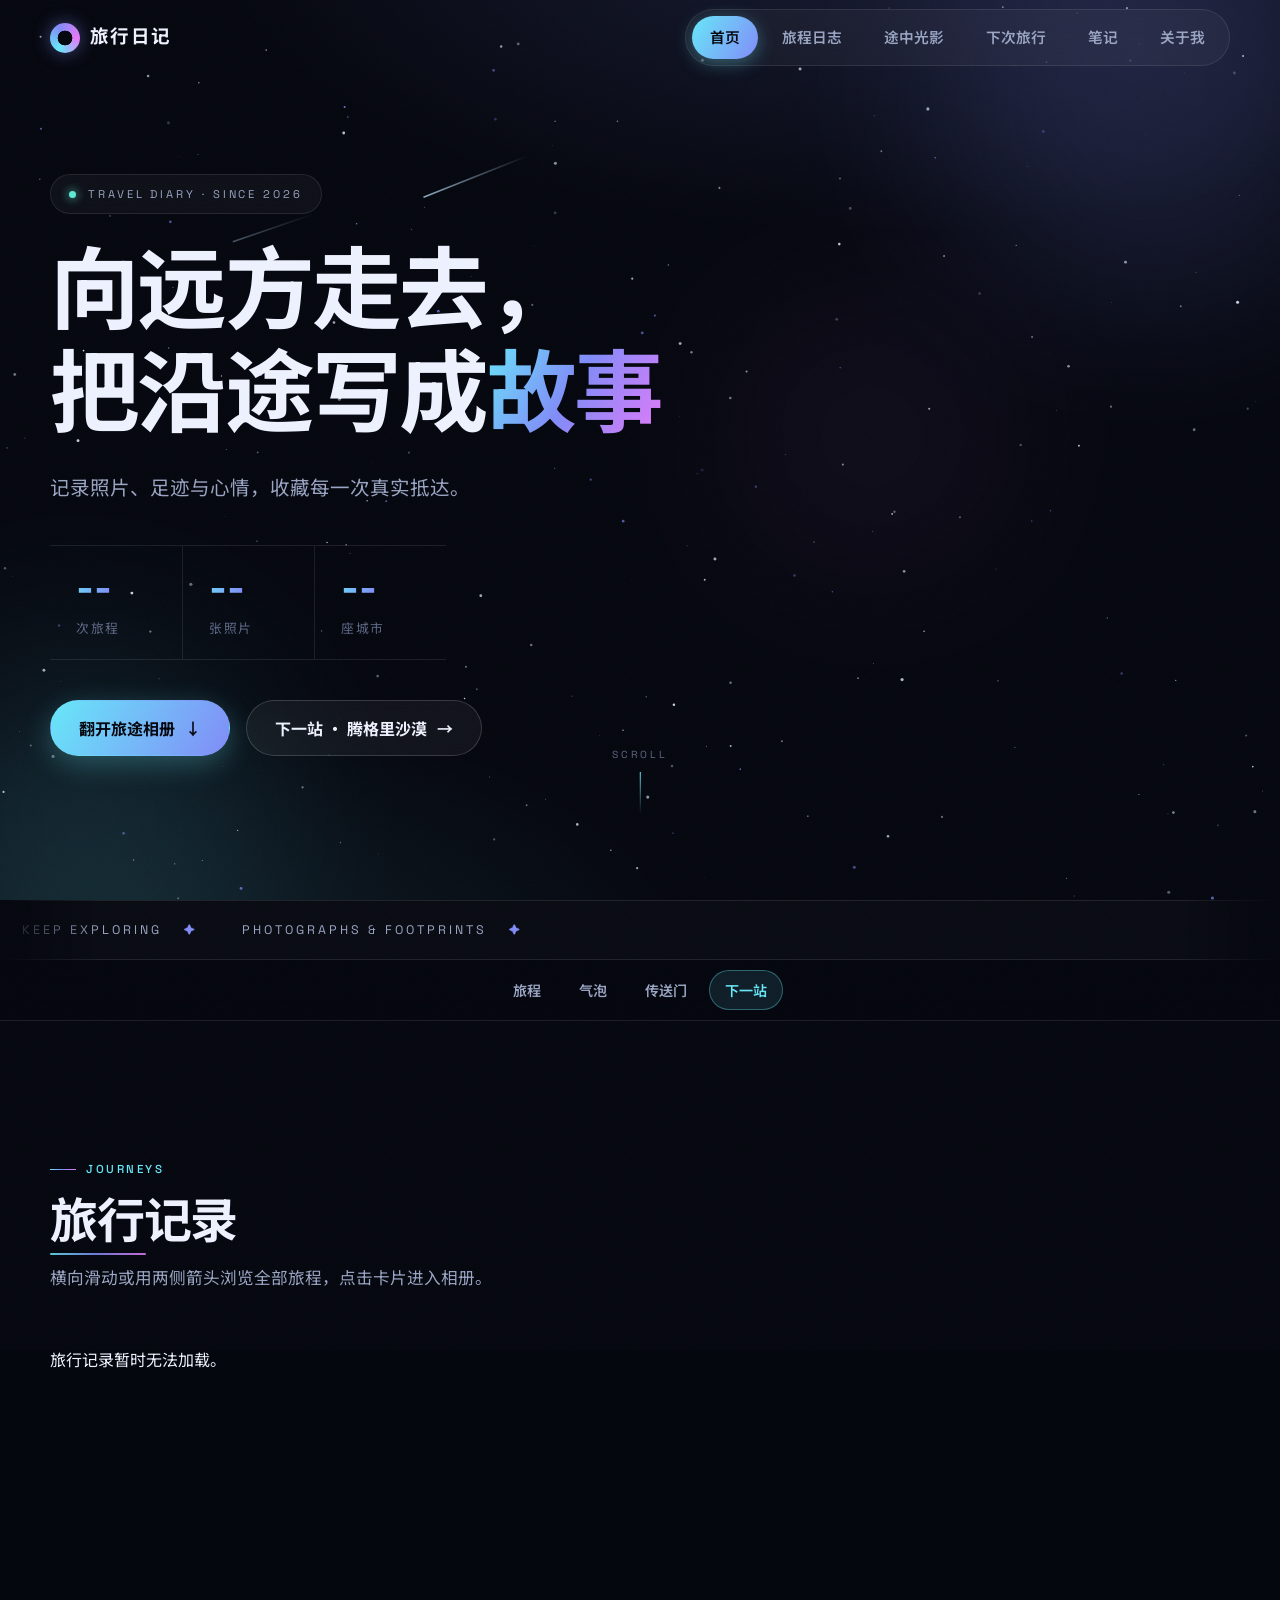
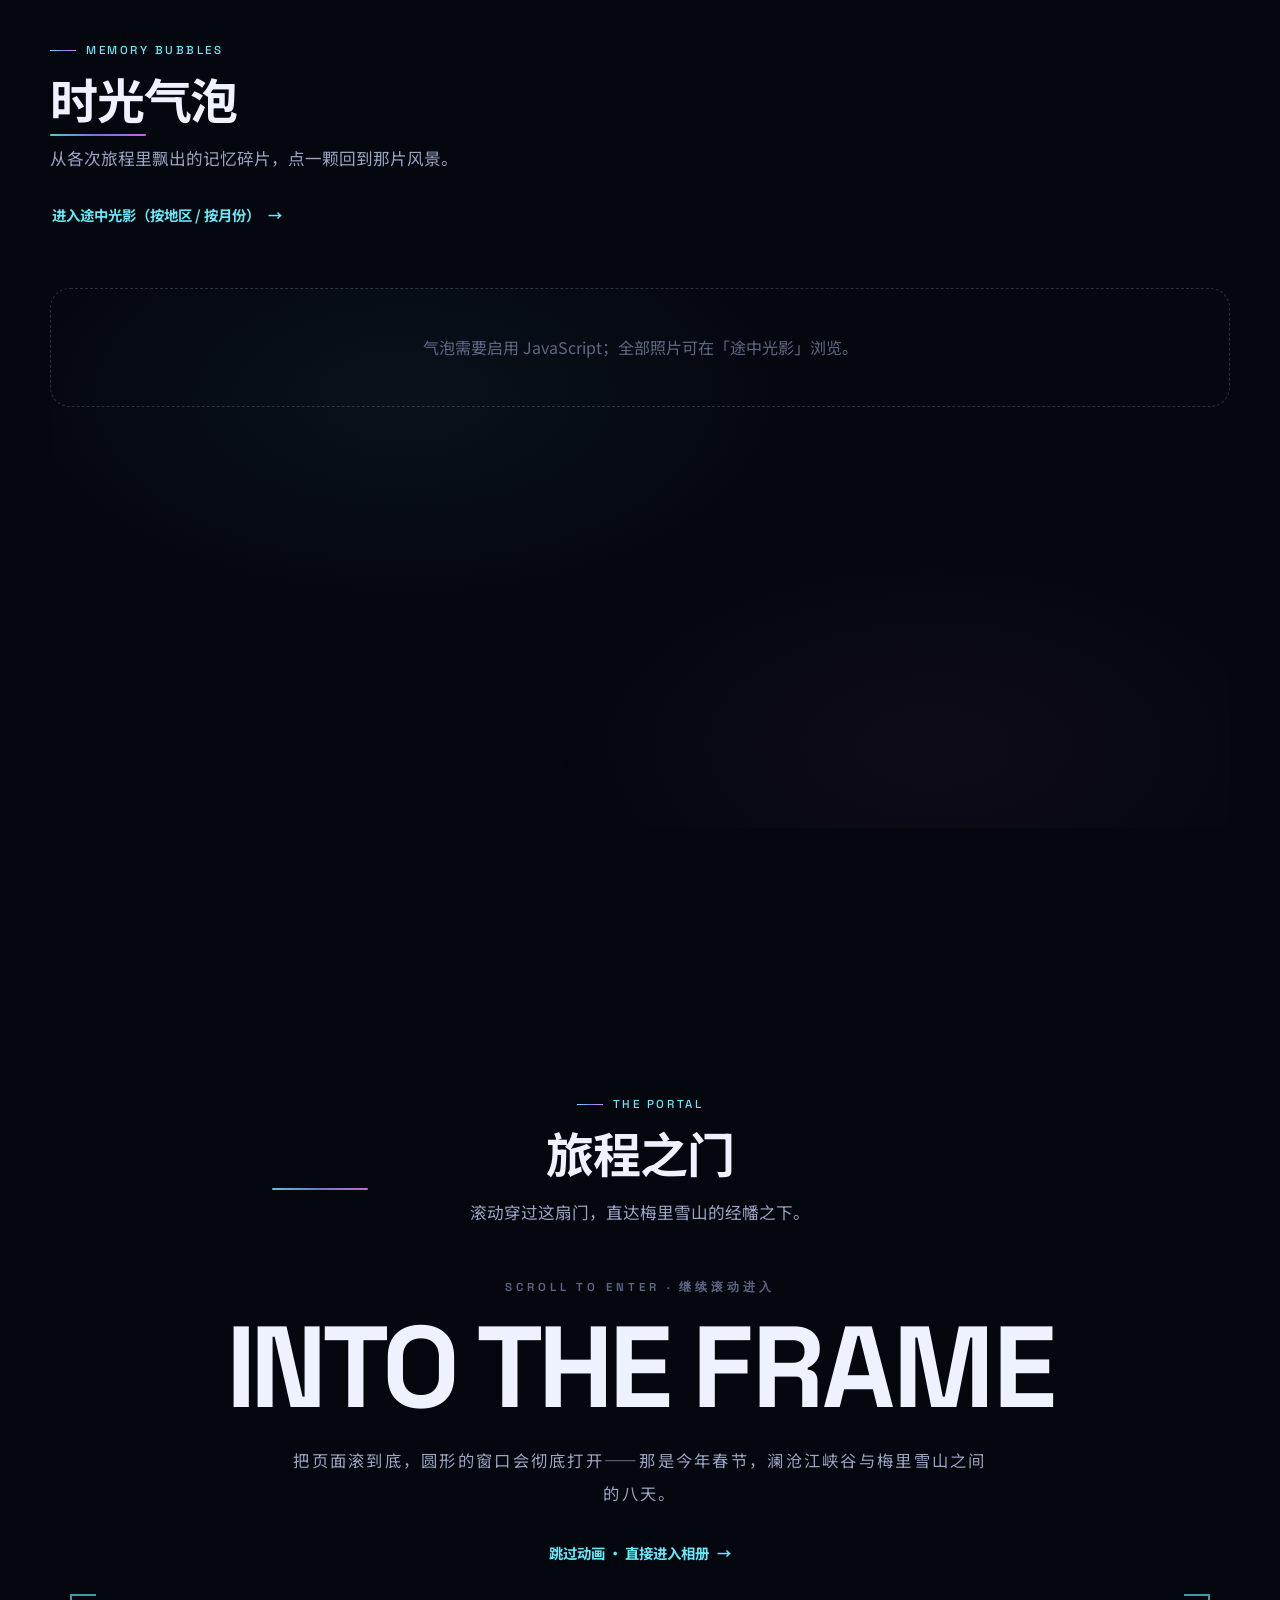
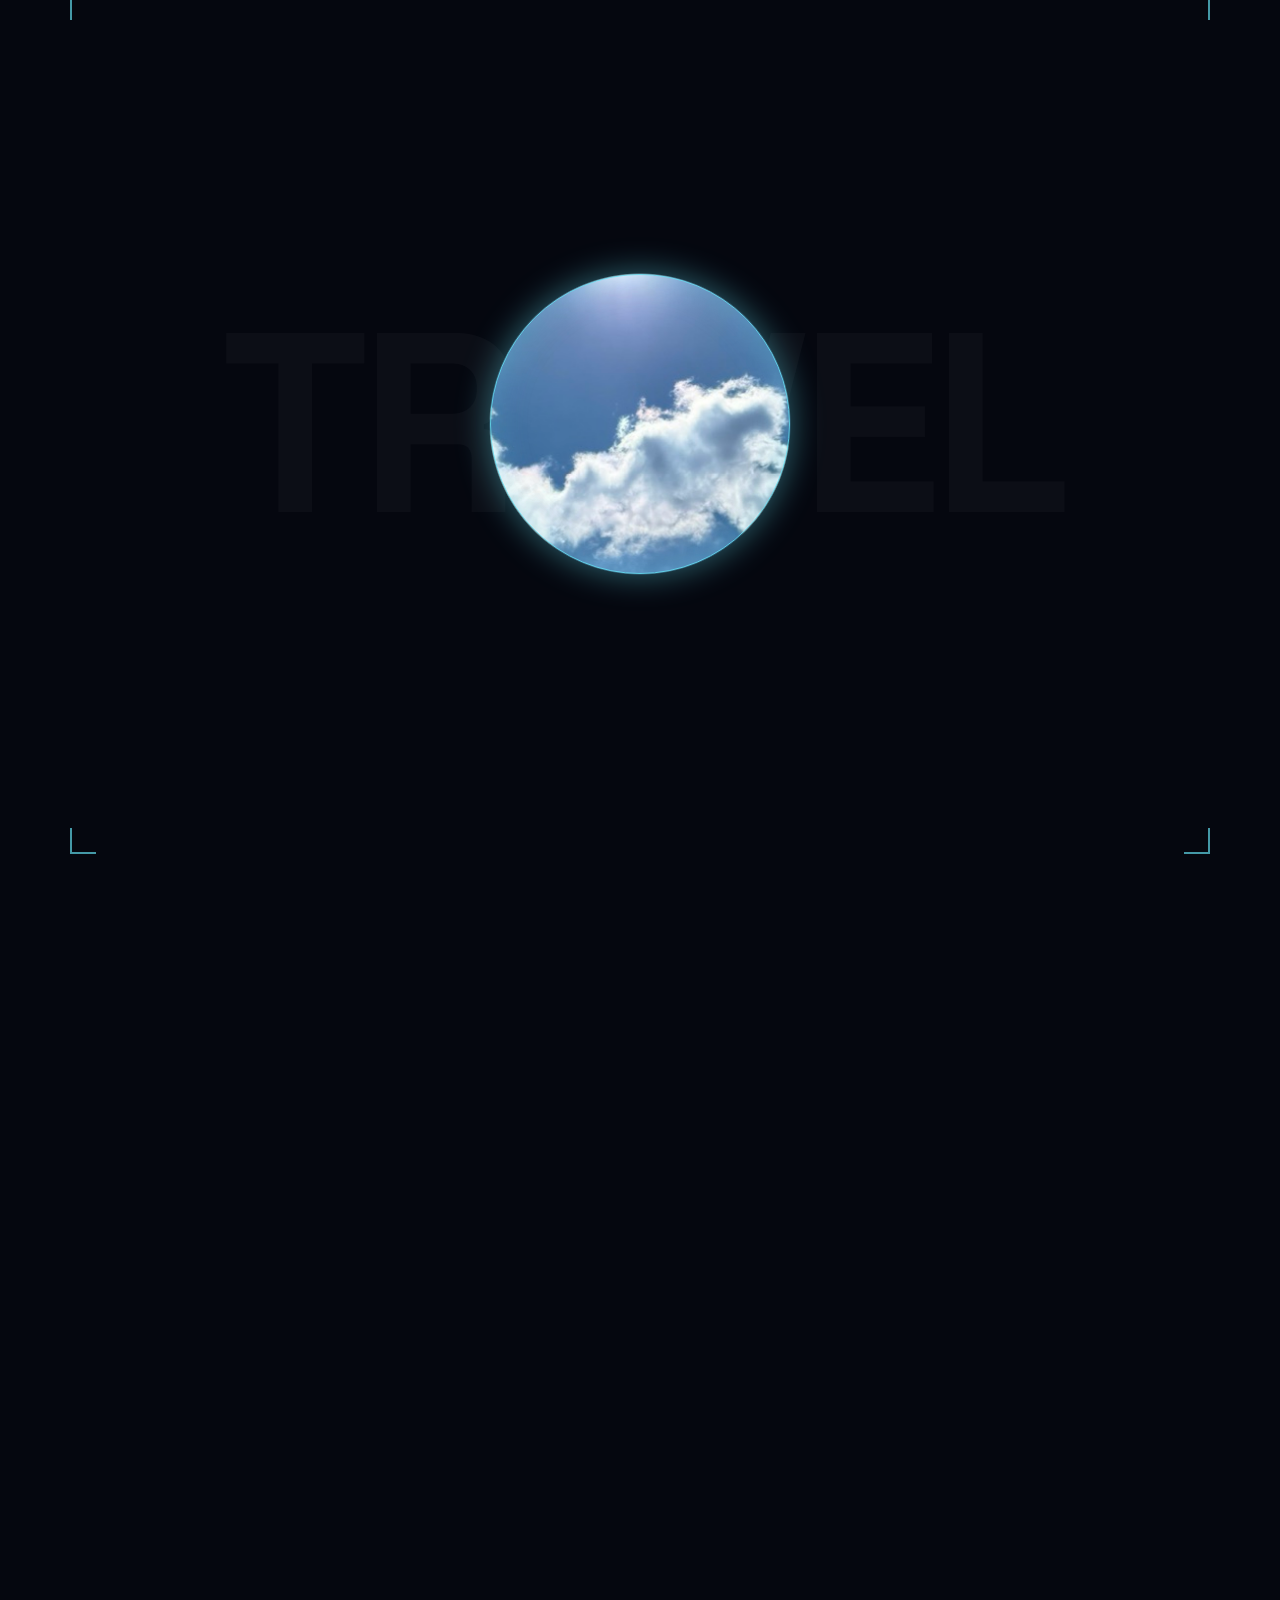
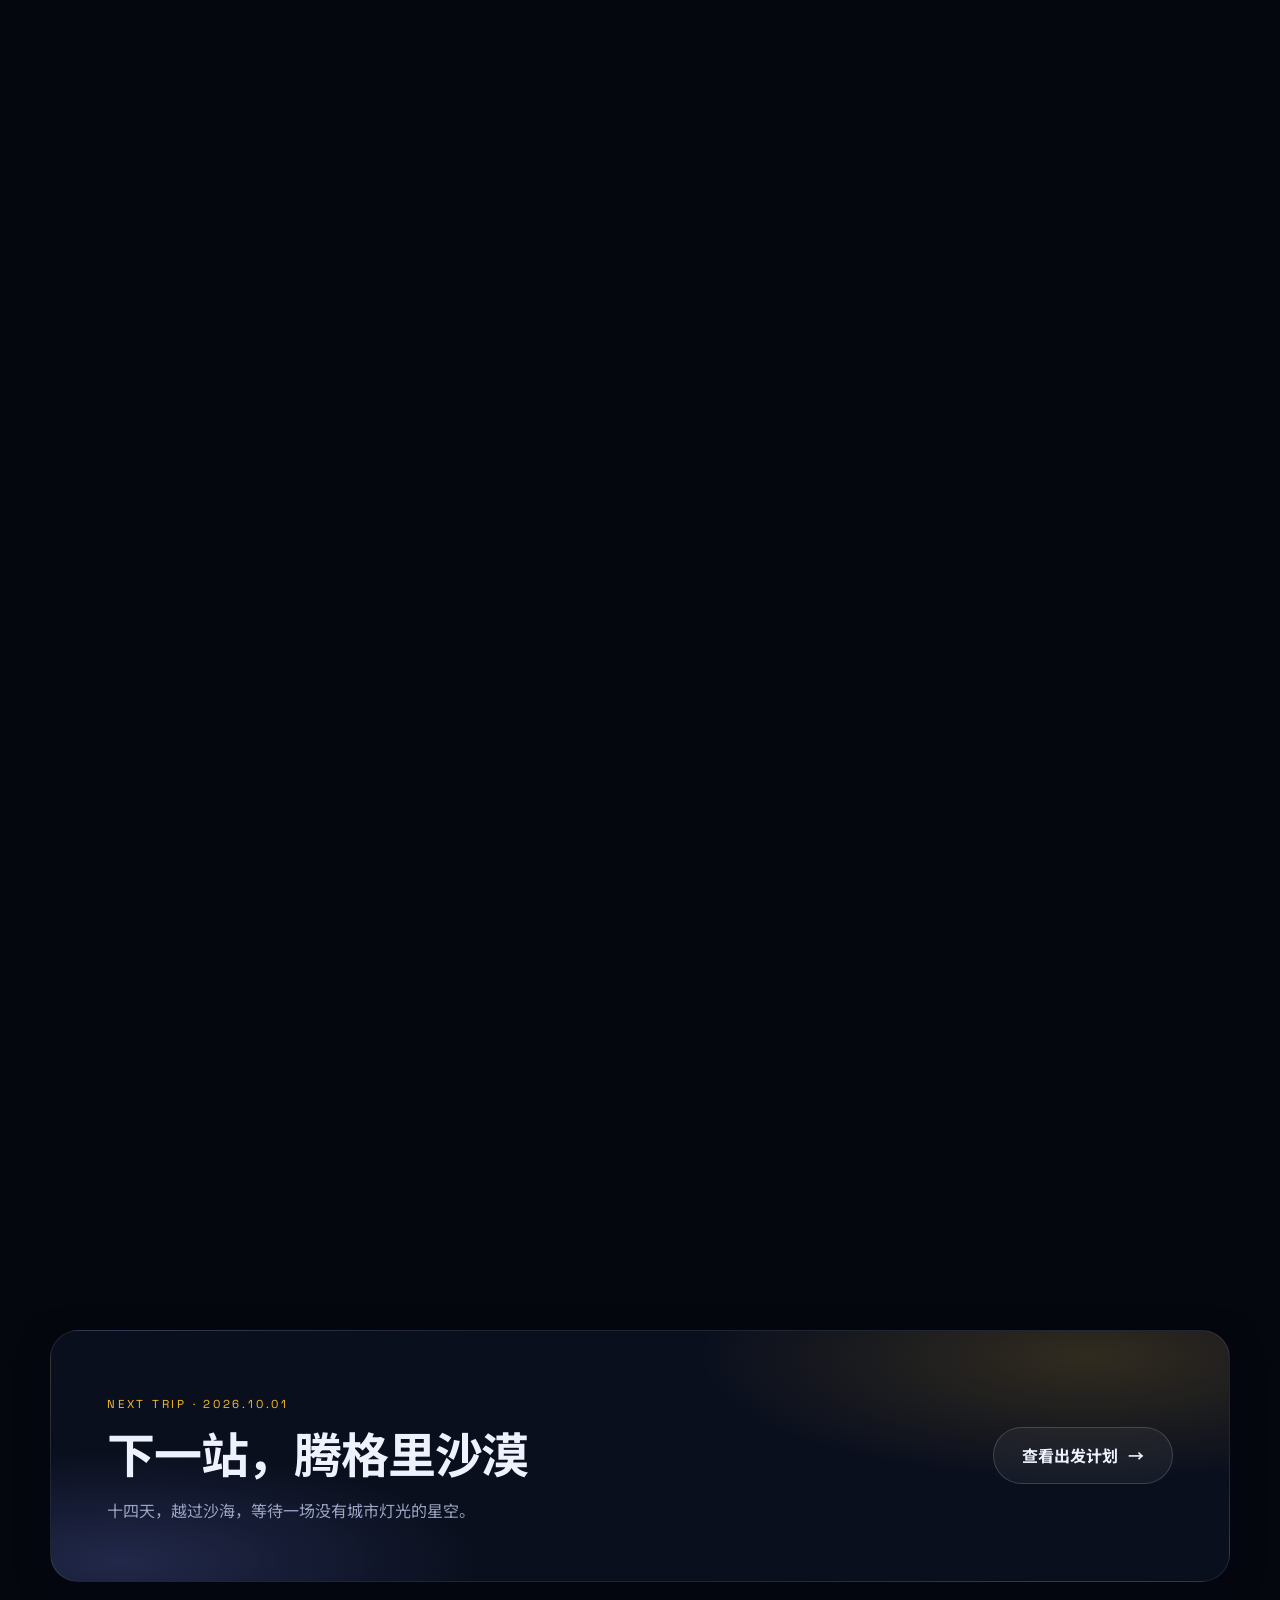
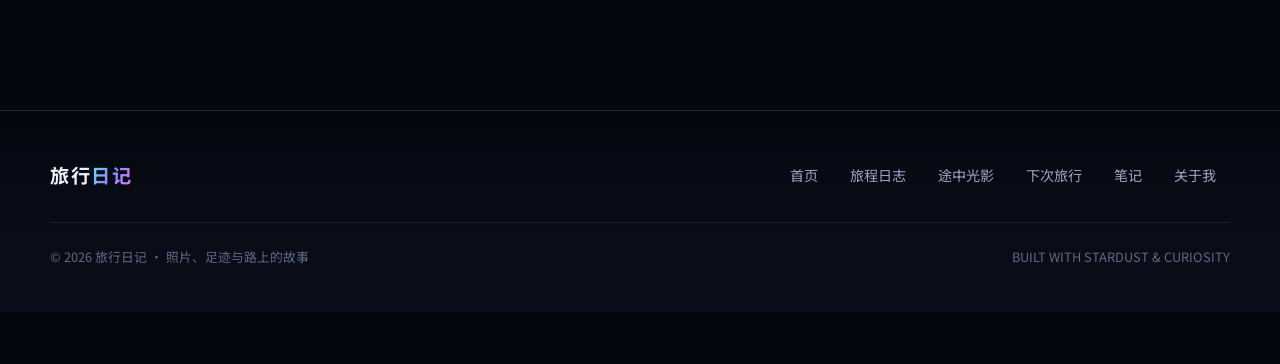
<file: index.html>
<!DOCTYPE html>
<html lang="zh-CN">
<head>
  <meta charset="UTF-8" />
  <meta name="viewport" content="width=device-width, initial-scale=1" />
  <meta name="theme-color" content="#05070f" />
  <meta name="color-scheme" content="dark" />
  <style>html{background:#05070f}</style>
  <meta name="description" content="记录旅程、照片、足迹与下一次出发的旅行日记。" />
  <meta property="og:title" content="旅行日记 · Aurora Explorer" />
  <meta property="og:description" content="把世界装进旅途相册：照片、足迹、心情与下一次出发。" />
  <meta property="og:type" content="website" />
  <title>旅行日记 · 把世界装进旅途相册</title>
  <link rel="icon" href="data:image/svg+xml,<svg xmlns='http://www.w3.org/2000/svg' viewBox='0 0 100 100'><text y='.9em' font-size='90'>🧭</text></svg>" />
  <link rel="preconnect" href="https://fonts.googleapis.com" />
  <link rel="preconnect" href="https://fonts.gstatic.com" crossorigin />
  <link rel="stylesheet"
    href="https://fonts.googleapis.com/css2?family=Space+Grotesk:wght@500;700&family=Noto+Sans+SC:wght@400;500;700&display=swap" />
  <link rel="stylesheet" href="css/style.css?v=20260902.3" />
</head>
<body>
  <a class="skip-link" href="#main-content">跳到主要内容</a>

  <div class="preloader" id="preloader" aria-hidden="true">
    <div class="preloader-inner">
      <div class="preloader-logo">旅行<span>日记</span></div>
      <div class="preloader-bar"><i></i></div>
      <p class="preloader-tip">PACKING STARDUST</p>
    </div>
  </div>

  <div class="scroll-progress" aria-hidden="true">
    <span class="scroll-progress-bar" id="scrollProgressBar"></span>
  </div>
  <div class="grain" aria-hidden="true"></div>

  <header class="site-header" id="siteHeader">
    <nav class="nav" aria-label="主导航">
      <a class="brand" href="index.html" aria-label="旅行日记首页">旅行日记</a>
      <button class="nav-toggle" id="navToggle" type="button"
        aria-label="打开导航菜单" aria-controls="navLinks" aria-expanded="false">菜单</button>
      <ul class="nav-links" id="navLinks">
        <li><a href="index.html" aria-current="page">首页</a></li>
        <li><a href="journey.html">旅程日志</a></li>
        <li><a href="photos.html">途中光影</a></li>
        <li><a href="next.html">下次旅行</a></li>
        <li><a href="notes.html">笔记</a></li>
        <li><a href="about.html">关于我</a></li>
      </ul>
    </nav>
  </header>

  <main id="main-content">
    <section class="hero" aria-labelledby="home-title">
      <canvas id="starfield" aria-hidden="true"></canvas>
      <div class="hero-orb o1" aria-hidden="true"></div>
      <div class="hero-orb o2" aria-hidden="true"></div>
      <div class="hero-orb o3" aria-hidden="true"></div>

      <div class="hero-content">
        <p class="hero-eyebrow"><i aria-hidden="true"></i>TRAVEL DIARY · SINCE 2026</p>
        <h1 class="hero-title" id="home-title">
          <span class="line"><span>向远方走去，</span></span>
          <span class="line"><span>把沿途写成<span class="grad">故事</span></span></span>
        </h1>
        <p class="hero-sub">记录照片、足迹与心情，收藏每一次真实抵达。</p>

        <div class="hero-stats" aria-label="旅行统计">
          <div class="stat"><b id="stat-trips">0</b><small>次旅程</small></div>
          <div class="stat"><b id="stat-photos">0</b><small>张照片</small></div>
          <div class="stat"><b id="stat-cities">0</b><small>座城市</small></div>
        </div>

        <div class="hero-actions">
          <a class="button" href="#journeys">翻开旅途相册 <span aria-hidden="true">↓</span></a>
          <a class="button button-secondary" href="next.html">下一站 · 腾格里沙漠 <span aria-hidden="true">→</span></a>
        </div>
      </div>

      <a class="scroll-hint" href="#journeys" aria-label="向下浏览旅行记录">SCROLL</a>
    </section>

    <div class="ticker" aria-hidden="true">
      <div class="ticker-track" id="tickerTrack">
        <div class="ticker-list">
          <span class="ticker-item">KEEP EXPLORING</span>
          <span class="ticker-item">PHOTOGRAPHS &amp; FOOTPRINTS</span>
        </div>
      </div>
    </div>

    <nav class="anchor-nav" aria-label="首页内容导航">
      <a href="#journeys">旅程</a>
      <a href="#bubbles">气泡</a>
      <a href="#portal">传送门</a>
      <a href="#next-trip">下一站</a>
    </nav>

    <div class="container">
      <section class="section" id="journeys" aria-labelledby="journeys-title">
        <header class="section-head" data-reveal>
          <p class="eyebrow">JOURNEYS</p>
          <h2 class="section-title" id="journeys-title">旅行记录</h2>
          <p class="section-sub">横向滑动或用两侧箭头浏览全部旅程，点击卡片进入相册。</p>
        </header>
        <div id="trip-slider" aria-label="旅程卡片轨道">
          <noscript><p class="empty-state">此区块需要启用 JavaScript。</p></noscript>
        </div>
      </section>

      <section class="section" id="bubbles" aria-labelledby="bubbles-title">
        <header class="section-head" data-reveal>
          <p class="eyebrow">MEMORY BUBBLES</p>
          <h2 class="section-title" id="bubbles-title">时光气泡</h2>
          <p class="section-sub">从各次旅程里飘出的记忆碎片，点一颗回到那片风景。</p>
          <p style="margin-top:14px"><a class="trip-link" href="photos.html">进入途中光影（按地区 / 按月份） <span class="arr" aria-hidden="true">→</span></a></p>
        </header>
        <div class="bubble-field" id="bubble-field" data-reveal aria-label="记忆气泡，点击进入对应旅程相册">
          <noscript><p class="empty-state">气泡需要启用 JavaScript；全部照片可在「途中光影」浏览。</p></noscript>
        </div>
      </section>

      <section class="section" id="portal" aria-labelledby="portal-title">
        <header class="section-head" data-reveal style="text-align:center; margin-inline:auto">
          <p class="eyebrow" style="justify-content:center">THE PORTAL</p>
          <h2 class="section-title" id="portal-title">旅程之门</h2>
          <p class="section-sub">滚动穿过这扇门，直达梅里雪山的经幡之下。</p>
        </header>

        <div class="portal-intro container" data-reveal>
          <p class="portal-kicker">SCROLL TO ENTER · 继续滚动进入</p>
          <h3 class="portal-title">INTO THE <span class="grad">FRAME</span></h3>
          <p class="portal-sub">把页面滚到底，圆形的窗口会彻底打开——那是今年春节，澜沧江峡谷与梅里雪山之间的八天。</p>
          <p style="margin-top:16px"><a class="trip-link" href="trip.html?id=yunnan-2026-02">跳过动画 · 直接进入相册 <span class="arr" aria-hidden="true">→</span></a></p>
        </div>
      
        <div class="portal-scroll" id="portalScroll">
          <div class="portal-pin">
            <span class="portal-corner tl" aria-hidden="true"></span>
            <span class="portal-corner tr" aria-hidden="true"></span>
            <span class="portal-corner bl" aria-hidden="true"></span>
            <span class="portal-corner br" aria-hidden="true"></span>

            <div class="portal-watermark" aria-hidden="true">TRAVEL</div>

            <div class="portal-mask">
              <div class="portal-media" id="portalMedia">
                <img src="photos/portal-meili.jpg" alt="梅里雪山经幡" loading="eager" decoding="async" fetchpriority="high" />
              </div>
            </div>

            <span class="portal-ring" id="portalRing" aria-hidden="true"></span>

            <div class="portal-outro" id="portalOutro">
              <h3>THE JOURNEY<br />CONTINUES.</h3>
              <p>穿过这扇门，故事仍在继续。</p>
              <a class="button portal-link" href="trip.html?id=yunnan-2026-02">进入梅里相册（55 张） <span aria-hidden="true">→</span></a>
            </div>
          </div>
        </div>
      </section>

      <section class="next-cta" id="next-trip" aria-labelledby="next-trip-title" data-reveal>
        <div>
          <p class="cta-eyebrow">NEXT TRIP · 2026.10.01</p>
          <h2 id="next-trip-title">下一站，腾格里沙漠</h2>
          <p>十四天，越过沙海，等待一场没有城市灯光的星空。</p>
        </div>
        <a class="button button-secondary" href="next.html">查看出发计划 <span aria-hidden="true">→</span></a>
      </section>
    </div>
  </main>

  <footer class="site-footer">
    <div class="footer-top">
      <p class="footer-brand">旅行<span>日记</span></p>
      <nav class="footer-nav" aria-label="页脚导航">
        <a href="index.html">首页</a>
        <a href="journey.html">旅程日志</a>
        <a href="photos.html">途中光影</a>
        <a href="next.html">下次旅行</a>
        <a href="notes.html">笔记</a>
        <a href="about.html">关于我</a>
      </nav>
    </div>
    <div class="footer-base">
      <p>© 2026 旅行日记 · 照片、足迹与路上的故事</p>
      <p>BUILT WITH STARDUST &amp; CURIOSITY</p>
    </div>
  </footer>

  <button class="to-top" id="toTop" type="button" aria-label="回到顶部">
    <svg viewBox="0 0 52 52" aria-hidden="true">
      <defs>
        <linearGradient id="totop-grad" x1="0" y1="0" x2="1" y2="1">
          <stop offset="0" stop-color="#67e8f9" />
          <stop offset="1" stop-color="#818cf8" />
        </linearGradient>
      </defs>
      <circle class="ring-bg" cx="26" cy="26" r="22" />
      <circle class="ring-fg" cx="26" cy="26" r="22" />
    </svg>
    <span class="arrow" aria-hidden="true">↑</span>
  </button>

  <script src="js/main.js?v=20260902.3"></script>
  <script src="js/effects.js?v=20260902.3"></script>
  <script src="js/index.js?v=20260902.3"></script>
</body>
</html>
</file>
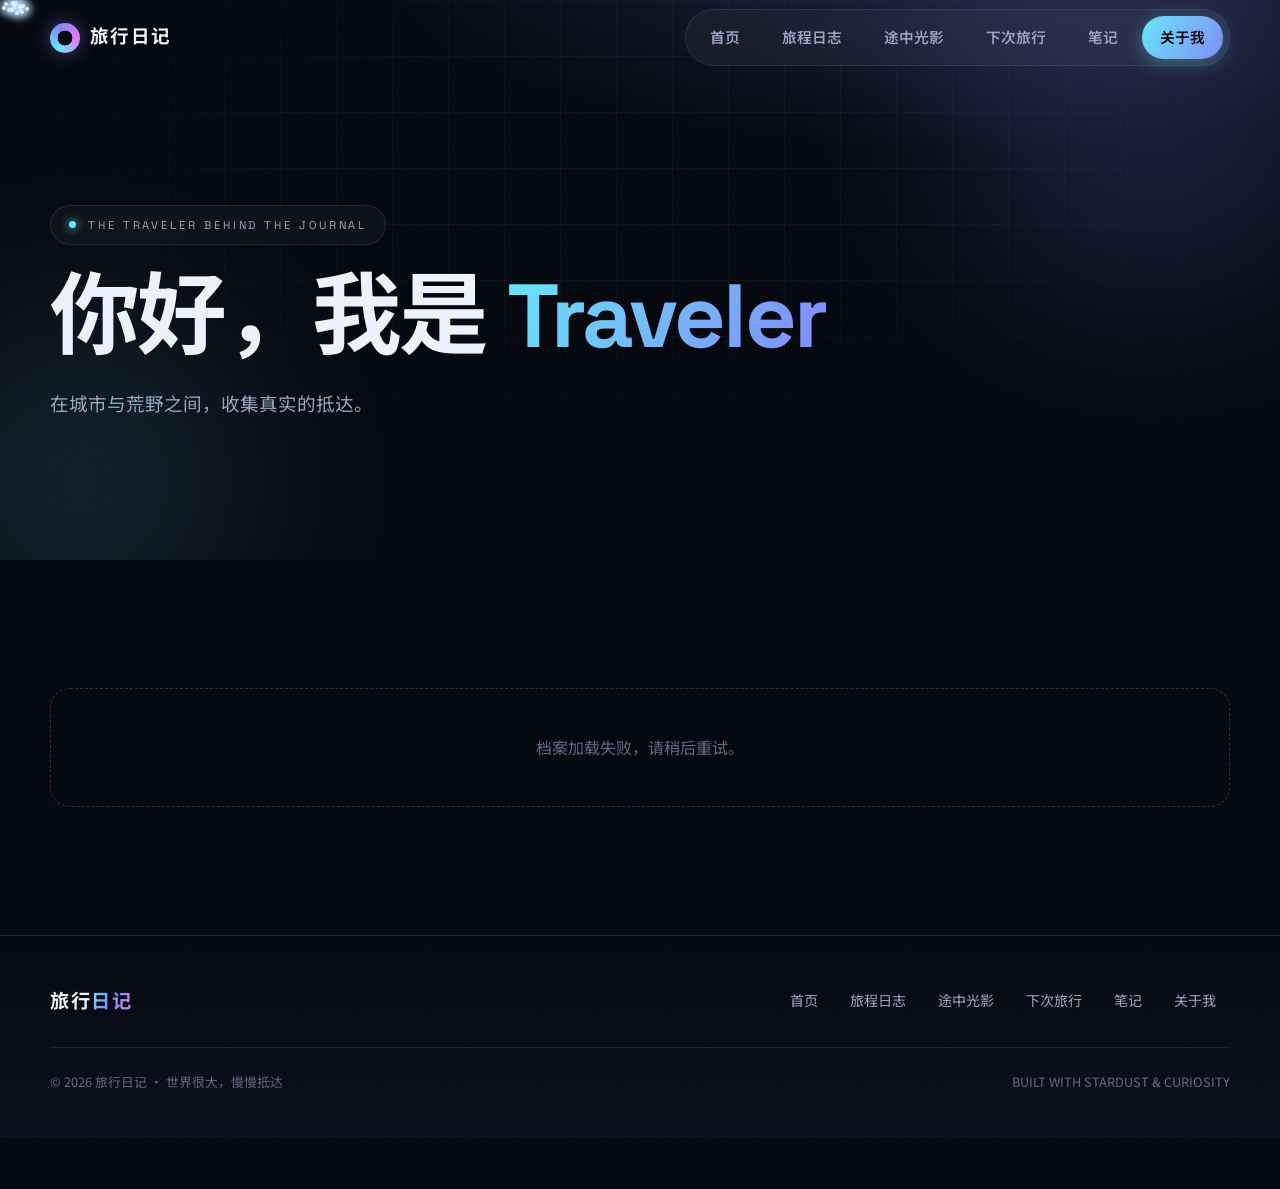
<file: about.html>
<!DOCTYPE html>
<html lang="zh-CN">
<head>
  <meta charset="UTF-8" />
  <meta name="viewport" content="width=device-width, initial-scale=1" />
  <meta name="theme-color" content="#05070f" />
  <meta name="color-scheme" content="dark" />
  <style>html{background:#05070f}</style>
  <meta name="description" content="关于旅行日记的记录者、旅行原则与联系方式。" />
  <meta property="og:title" content="关于我 · 旅行日记" />
  <meta property="og:description" content="关于旅行日记的记录者、旅行原则与联系方式。" />
  <meta property="og:type" content="website" />
  <title>关于我 · 旅行日记</title>
  <link rel="icon" href="data:image/svg+xml,<svg xmlns='http://www.w3.org/2000/svg' viewBox='0 0 100 100'><text y='.9em' font-size='90'>🧭</text></svg>" />
  <link rel="preconnect" href="https://fonts.googleapis.com" />
  <link rel="preconnect" href="https://fonts.gstatic.com" crossorigin />
  <link rel="stylesheet"
    href="https://fonts.googleapis.com/css2?family=Space+Grotesk:wght@500;700&family=Noto+Sans+SC:wght@400;500;700&display=swap" />
  <link rel="stylesheet" href="css/style.css?v=20260902.3" />
</head>
<body>
  <a class="skip-link" href="#main-content">跳到主要内容</a>

  <div class="preloader" id="preloader" aria-hidden="true">
    <div class="preloader-inner">
      <div class="preloader-logo">旅行<span>日记</span></div>
      <div class="preloader-bar"><i></i></div>
      <p class="preloader-tip">NICE TO MEET YOU</p>
    </div>
  </div>

  <div class="scroll-progress" aria-hidden="true">
    <span class="scroll-progress-bar" id="scrollProgressBar"></span>
  </div>
  <div class="grain" aria-hidden="true"></div>

  <header class="site-header" id="siteHeader">
    <nav class="nav" aria-label="主导航">
      <a class="brand" href="index.html" aria-label="旅行日记首页">旅行日记</a>
      <button class="nav-toggle" id="navToggle" type="button"
        aria-label="打开导航菜单" aria-controls="navLinks" aria-expanded="false">菜单</button>
      <ul class="nav-links" id="navLinks">
        <li><a href="index.html">首页</a></li>
        <li><a href="journey.html">旅程日志</a></li>
        <li><a href="photos.html">途中光影</a></li>
        <li><a href="next.html">下次旅行</a></li>
        <li><a href="notes.html">笔记</a></li>
        <li><a href="about.html" aria-current="page">关于我</a></li>
      </ul>
    </nav>
  </header>

  <main id="main-content">
    <header class="page-hero p-aurora" aria-labelledby="about-title">
      <div class="grid-bg" aria-hidden="true"></div>
      <div class="hero-orb o1" aria-hidden="true"></div>
      <div class="hero-orb o2" aria-hidden="true"></div>

      <div class="page-hero-inner">
        <p class="hero-eyebrow pill">THE TRAVELER BEHIND THE JOURNAL</p>
        <h1 id="about-title">你好，我是 <span class="gradient-text" id="about-name">Traveler</span></h1>
        <p class="page-sub" id="about-tagline">在城市与荒野之间，收集真实的抵达。</p>
      </div>
    </header>

    <div class="container">
      <div class="about-wrap" id="about-wrap">
        <aside class="profile-card card" aria-label="旅行者档案" data-reveal="left">
          <div class="avatar-box" id="avatar-box" role="img" aria-label="旅行者头像">旅行者</div>
          <p class="profile-kicker">TRAVEL PROFILE</p>
          <dl class="profile-facts">
            <div><dt>偏爱的风景</dt><dd>海岸、古城与荒野</dd></div>
            <div><dt>记录方式</dt><dd>摄影、地图与文字</dd></div>
            <div><dt>旅行节奏</dt><dd>慢一点，看深一点</dd></div>
          </dl>
        </aside>

        <div class="about-content">
          <section class="card" aria-labelledby="bio-title" data-reveal>
            <div class="card-body">
              <p class="eyebrow">ABOUT</p>
              <h2 id="bio-title">关于这本旅行日记</h2>
              <p class="about-bio" id="about-bio" style="margin-top:14px"></p>
            </div>
          </section>

          <section class="card" aria-labelledby="interests-title" data-reveal>
            <div class="card-body">
              <p class="eyebrow">INTERESTS</p>
              <h2 id="interests-title">一路关注的事物</h2>
              <div class="hobby-list" id="about-hobbies" aria-live="polite" style="margin-top:18px"></div>
            </div>
          </section>

          <section class="card" aria-labelledby="principles-title" data-reveal>
            <div class="card-body">
              <p class="eyebrow">TRAVEL PRINCIPLES</p>
              <h2 id="principles-title">我的旅行原则</h2>
              <ol class="principle-list" style="margin-top:18px">
                <li><strong>尊重地方。</strong>先理解当地生活，再举起相机。</li>
                <li><strong>保留空白。</strong>不把行程塞满，让偶遇有发生的空间。</li>
                <li><strong>真实记录。</strong>保留天气、疲惫和计划之外的变化。</li>
              </ol>
            </div>
          </section>

          <section class="contact-card" aria-labelledby="contact-title" data-reveal>
            <div>
              <p class="cta-eyebrow">SAY HELLO</p>
              <h2 id="contact-title">分享你的下一站</h2>
              <p style="margin-top:12px">如果你也喜欢旅行、摄影或地图，欢迎来打个招呼。</p>
            </div>
            <address class="contact-links">
              <span id="about-contact"></span>
              <a id="about-github" href="#" target="_blank" rel="noopener noreferrer">GitHub ↗</a>
            </address>
          </section>
        </div>
      </div>
    </div>
  </main>

  <footer class="site-footer">
    <div class="footer-top">
      <p class="footer-brand">旅行<span>日记</span></p>
      <nav class="footer-nav" aria-label="页脚导航">
        <a href="index.html">首页</a>
        <a href="journey.html">旅程日志</a>
        <a href="photos.html">途中光影</a>
        <a href="next.html">下次旅行</a>
        <a href="notes.html">笔记</a>
        <a href="about.html">关于我</a>
      </nav>
    </div>
    <div class="footer-base">
      <p>© 2026 旅行日记 · 世界很大，慢慢抵达</p>
      <p>BUILT WITH STARDUST &amp; CURIOSITY</p>
    </div>
  </footer>

  <button class="to-top" id="toTop" type="button" aria-label="回到顶部">
    <svg viewBox="0 0 52 52" aria-hidden="true">
      <defs>
        <linearGradient id="totop-grad" x1="0" y1="0" x2="1" y2="1">
          <stop offset="0" stop-color="#67e8f9" />
          <stop offset="1" stop-color="#818cf8" />
        </linearGradient>
      </defs>
      <circle class="ring-bg" cx="26" cy="26" r="22" />
      <circle class="ring-fg" cx="26" cy="26" r="22" />
    </svg>
    <span class="arrow" aria-hidden="true">↑</span>
  </button>

  <script src="js/main.js?v=20260902.3"></script>
  <script src="js/effects.js?v=20260902.3"></script>
  <script src="js/about.js?v=20260902.3"></script>
</body>
</html>
</file>
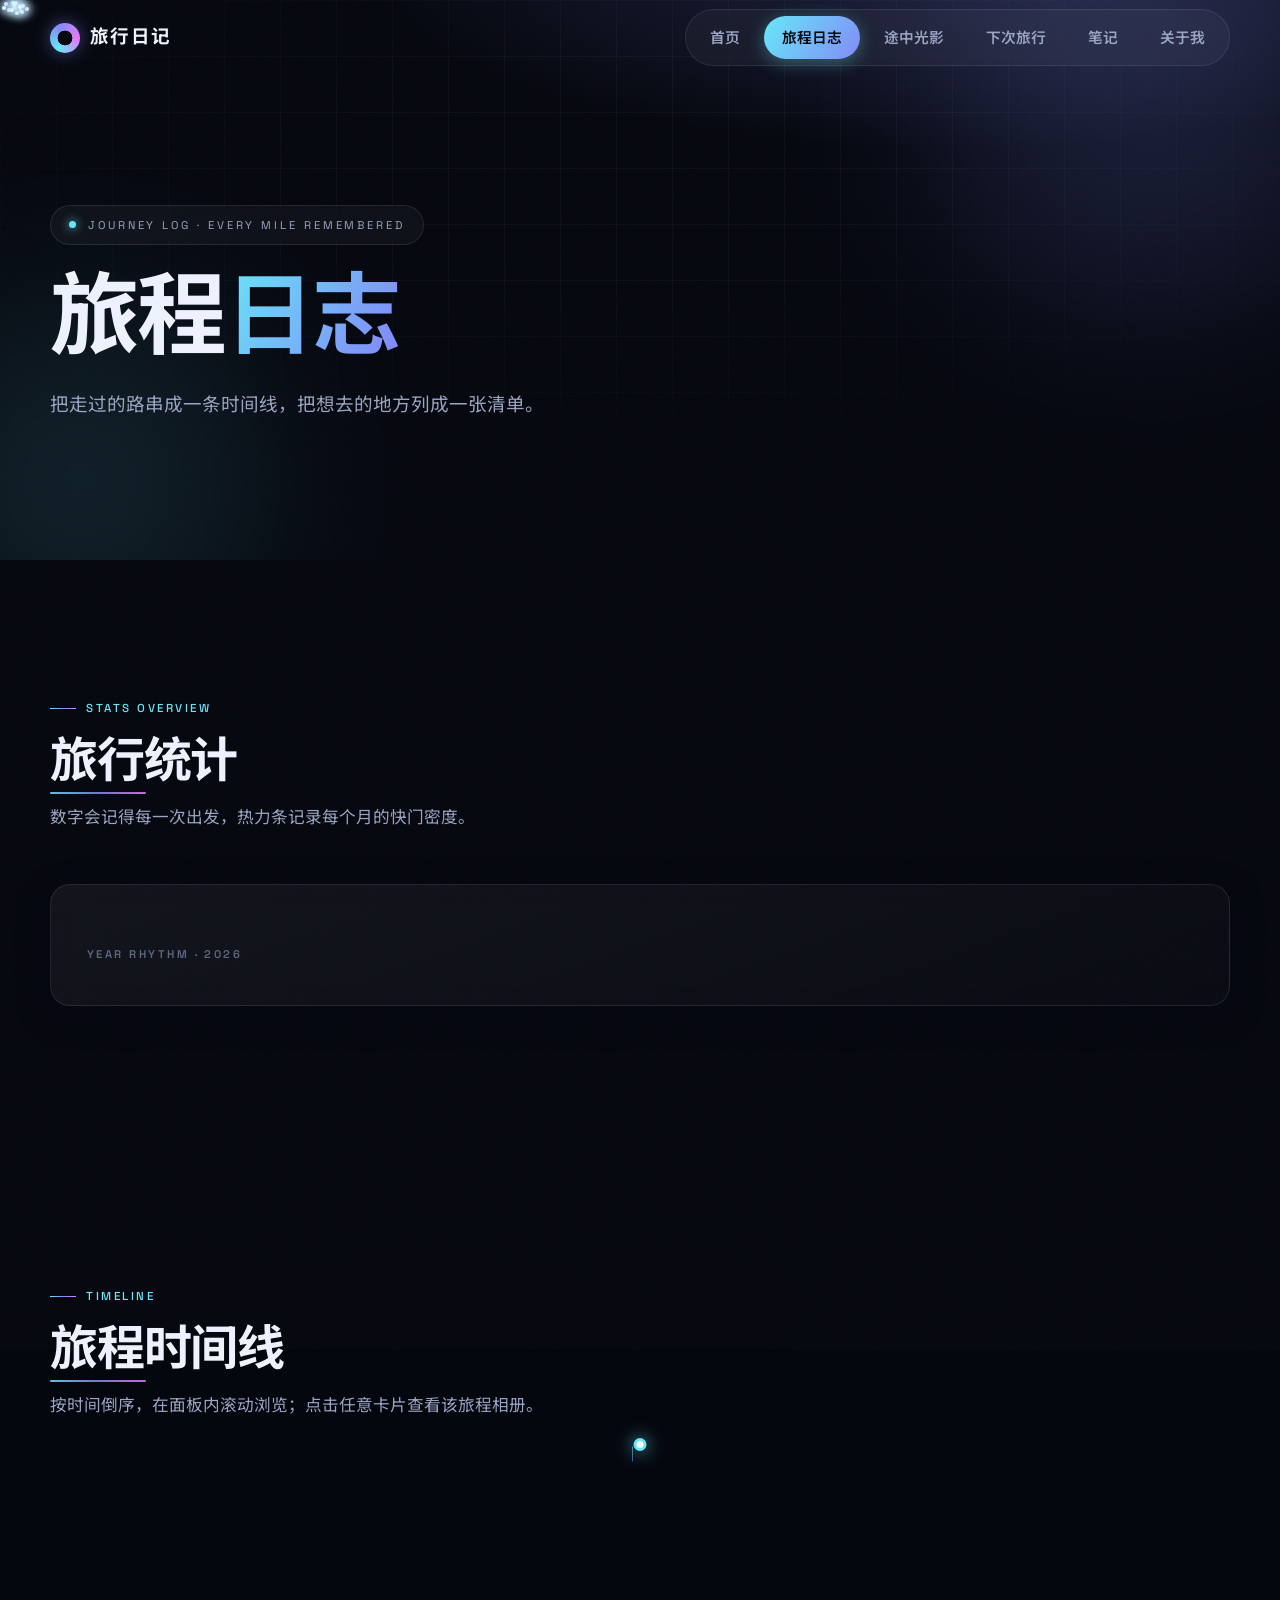
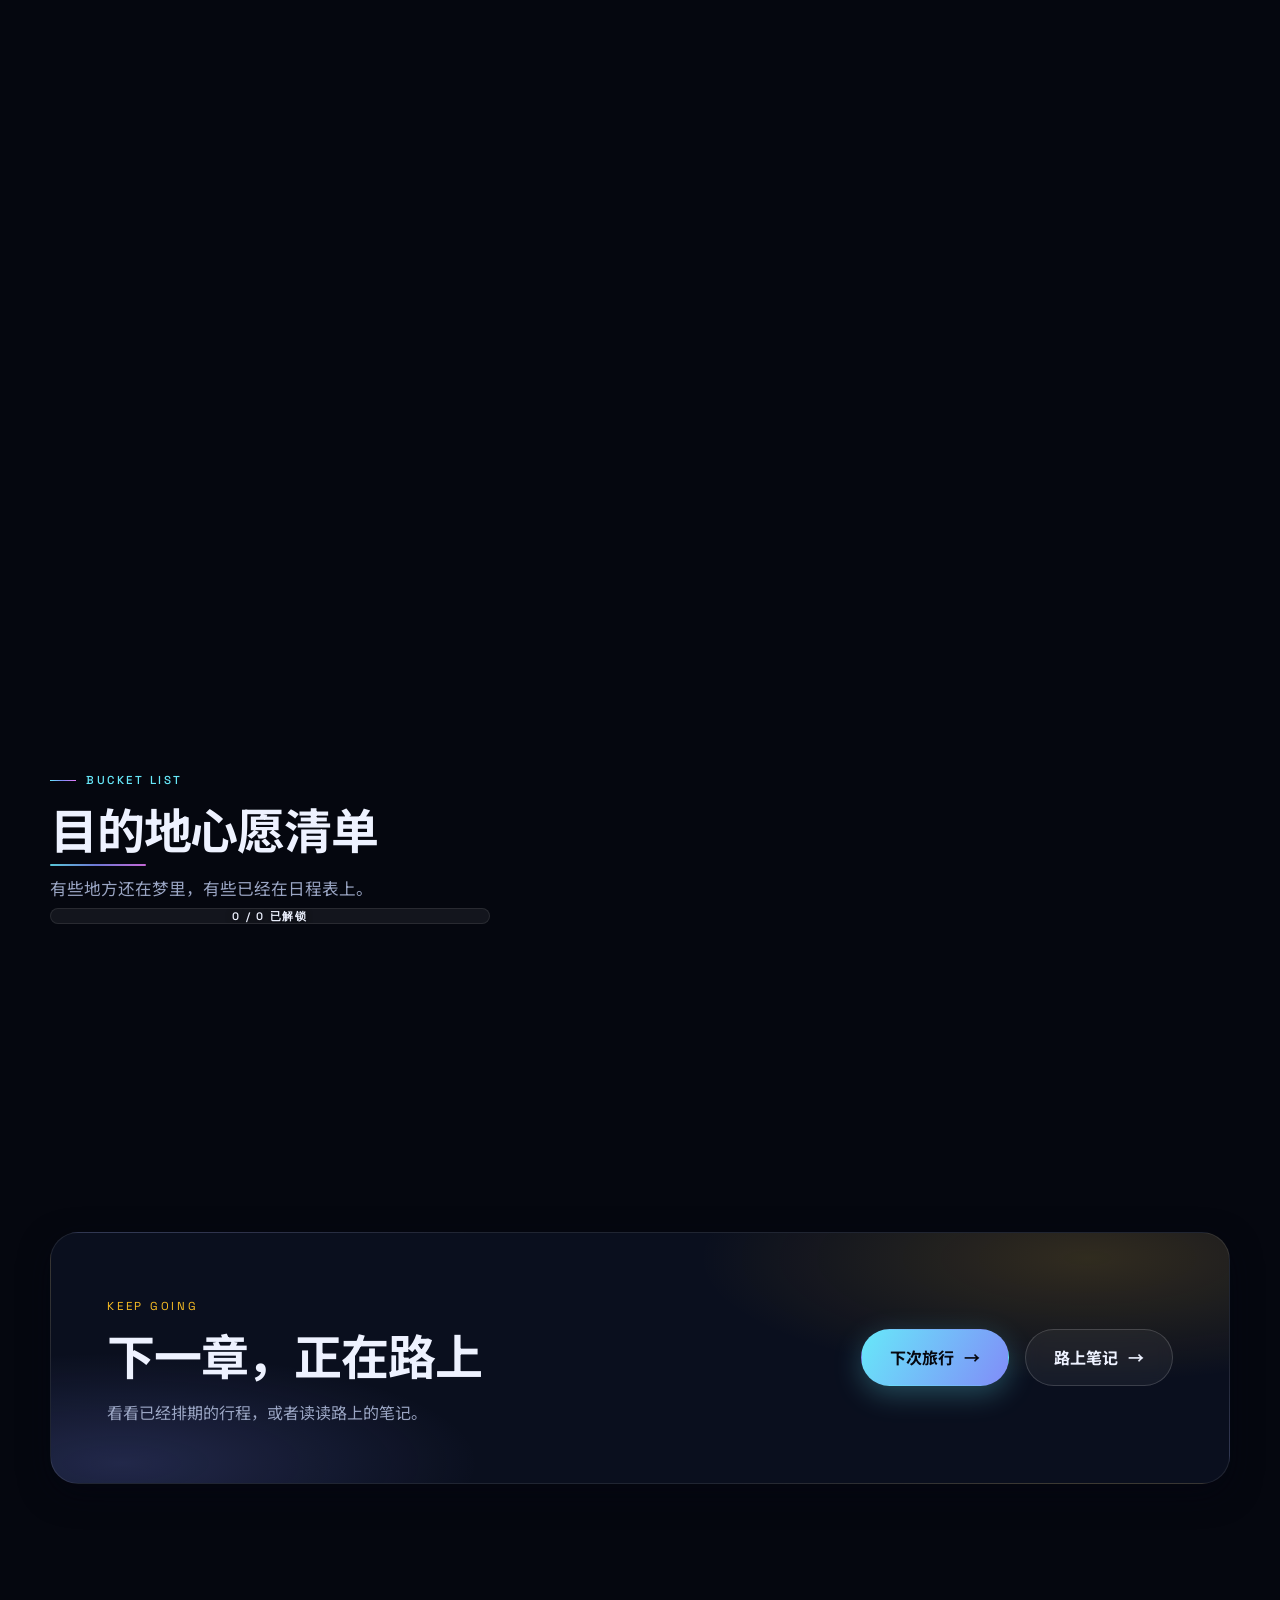
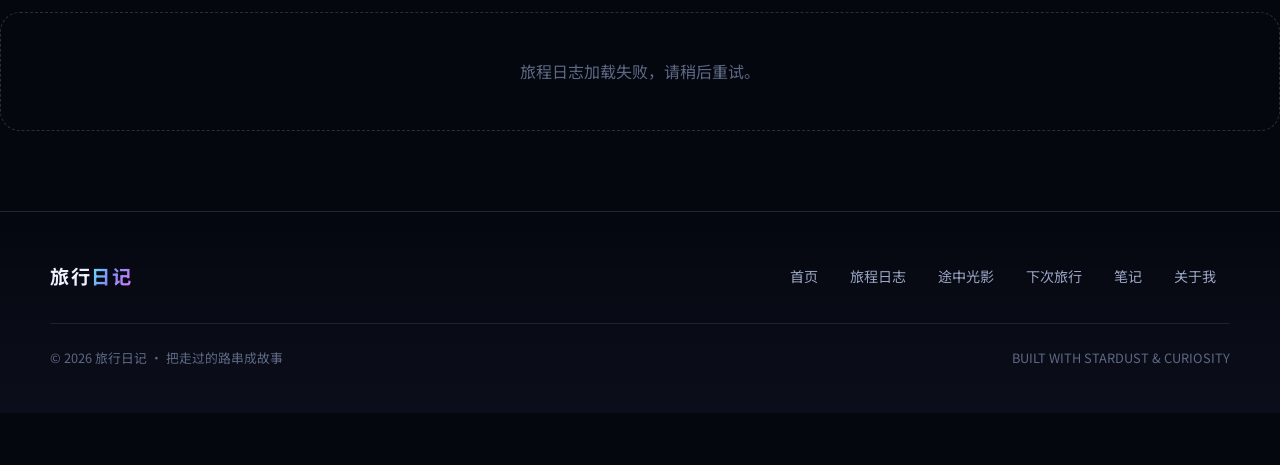
<file: journey.html>
<!DOCTYPE html>
<html lang="zh-CN">
<head>
  <meta charset="UTF-8" />
  <meta name="viewport" content="width=device-width, initial-scale=1" />
  <meta name="theme-color" content="#05070f" />
  <meta name="color-scheme" content="dark" />
  <style>html{background:#05070f}</style>
  <meta name="description" content="旅程时间线、旅行统计与目的地心愿清单。" />
  <meta property="og:title" content="旅程日志 · 旅行日记" />
  <meta property="og:description" content="时间线、统计与心愿清单。" />
  <meta property="og:type" content="website" />
  <title>旅程日志 · 旅行日记</title>
  <link rel="icon" href="data:image/svg+xml,<svg xmlns='http://www.w3.org/2000/svg' viewBox='0 0 100 100'><text y='.9em' font-size='90'>🧭</text></svg>" />
  <link rel="preconnect" href="https://fonts.googleapis.com" />
  <link rel="preconnect" href="https://fonts.gstatic.com" crossorigin />
  <link rel="stylesheet"
    href="https://fonts.googleapis.com/css2?family=Space+Grotesk:wght@500;700&family=Noto+Sans+SC:wght@400;500;700&display=swap" />
  <link rel="stylesheet" href="css/style.css?v=20260902.3" />
</head>
<body>
  <a class="skip-link" href="#main-content">跳到主要内容</a>

  <div class="preloader" id="preloader" aria-hidden="true">
    <div class="preloader-inner">
      <div class="preloader-logo">旅行<span>日记</span></div>
      <div class="preloader-bar"><i></i></div>
      <p class="preloader-tip">PLAYING THE TIMELINE</p>
    </div>
  </div>

  <div class="scroll-progress" aria-hidden="true">
    <span class="scroll-progress-bar" id="scrollProgressBar"></span>
  </div>
  <div class="grain" aria-hidden="true"></div>

  <header class="site-header" id="siteHeader">
    <nav class="nav" aria-label="主导航">
      <a class="brand" href="index.html" aria-label="旅行日记首页">旅行日记</a>
      <button class="nav-toggle" id="navToggle" type="button"
        aria-label="打开导航菜单" aria-controls="navLinks" aria-expanded="false">菜单</button>
      <ul class="nav-links" id="navLinks">
        <li><a href="index.html">首页</a></li>
        <li><a href="journey.html" aria-current="page">旅程日志</a></li>
        <li><a href="photos.html">途中光影</a></li>
        <li><a href="next.html">下次旅行</a></li>
        <li><a href="notes.html">笔记</a></li>
        <li><a href="about.html">关于我</a></li>
      </ul>
    </nav>
  </header>

  <main id="main-content">
    <div id="journey-wrap">
      <header class="page-hero p-aurora" aria-labelledby="journey-title">
        <div class="grid-bg" aria-hidden="true"></div>
        <div class="hero-orb o1" aria-hidden="true"></div>
        <div class="hero-orb o2" aria-hidden="true"></div>

        <div class="page-hero-inner">
          <p class="hero-eyebrow pill">JOURNEY LOG · EVERY MILE REMEMBERED</p>
          <h1 id="journey-title">旅程<span class="gradient-text">日志</span></h1>
          <p class="page-sub">把走过的路串成一条时间线，把想去的地方列成一张清单。</p>
        </div>
      </header>

      <div class="container">
        <section class="section" id="journey-stats" aria-labelledby="stats-title">
          <header class="section-head" data-reveal>
            <p class="eyebrow">STATS OVERVIEW</p>
            <h2 class="section-title" id="stats-title">旅行统计</h2>
            <p class="section-sub">数字会记得每一次出发，热力条记录每个月的快门密度。</p>
          </header>
          <div class="card data-panel" data-reveal style="padding: clamp(22px, 3.5vw, 36px)">
            <div class="stats-grid" id="stats-grid" aria-live="polite"></div>
            <div>
              <p class="data-label">YEAR RHYTHM · 2026</p>
              <div class="year-heat" id="year-heat" aria-label="2026 年各月照片数量"></div>
            </div>
          </div>
        </section>

        <section class="section" id="journey-timeline" aria-labelledby="timeline-title">
          <header class="section-head" data-reveal>
            <p class="eyebrow">TIMELINE</p>
            <h2 class="section-title" id="timeline-title">旅程时间线</h2>
            <p class="section-sub">按时间倒序，在面板内滚动浏览；点击任意卡片查看该旅程相册。</p>
          </header>
          <div class="tl-panel-wrap" data-reveal>
            <div class="tl-panel" id="tl-panel" tabindex="0" aria-label="旅程时间线，可滚动浏览">
              <div class="page-timeline" id="page-timeline" aria-live="polite"></div>
            </div>
            <span class="tl-progress-dot" id="tlProgressDot" aria-hidden="true"></span>
          </div>
        </section>

        <section class="section" id="journey-wishlist" aria-labelledby="wishlist-title">
          <header class="section-head" data-reveal>
            <p class="eyebrow">BUCKET LIST</p>
            <h2 class="section-title" id="wishlist-title">目的地心愿清单</h2>
            <p class="section-sub">有些地方还在梦里，有些已经在日程表上。</p>
            <div class="wish-progress" role="progressbar" aria-label="心愿完成进度"
              aria-valuemin="0" aria-valuemax="100" aria-valuenow="0" data-reveal>
              <span class="wish-progress-bar" id="wishProgressBar"></span>
              <span class="wish-progress-text" id="wishProgressText">0 / 0 已解锁</span>
            </div>
          </header>
          <div class="wish-grid" id="wish-grid" aria-live="polite"></div>
        </section>

        <section class="next-cta" aria-labelledby="journey-cta-title" data-reveal>
          <div>
            <p class="cta-eyebrow">KEEP GOING</p>
            <h2 id="journey-cta-title">下一章，正在路上</h2>
            <p>看看已经排期的行程，或者读读路上的笔记。</p>
          </div>
          <div class="hero-actions">
            <a class="button" href="next.html">下次旅行 <span aria-hidden="true">→</span></a>
            <a class="button button-secondary" href="notes.html">路上笔记 <span aria-hidden="true">→</span></a>
          </div>
        </section>
      </div>
    </div>
  </main>

  <footer class="site-footer">
    <div class="footer-top">
      <p class="footer-brand">旅行<span>日记</span></p>
      <nav class="footer-nav" aria-label="页脚导航">
        <a href="index.html">首页</a>
        <a href="journey.html">旅程日志</a>
        <a href="photos.html">途中光影</a>
        <a href="next.html">下次旅行</a>
        <a href="notes.html">笔记</a>
        <a href="about.html">关于我</a>
      </nav>
    </div>
    <div class="footer-base">
      <p>© 2026 旅行日记 · 把走过的路串成故事</p>
      <p>BUILT WITH STARDUST &amp; CURIOSITY</p>
    </div>
  </footer>

  <button class="to-top" id="toTop" type="button" aria-label="回到顶部">
    <svg viewBox="0 0 52 52" aria-hidden="true">
      <defs>
        <linearGradient id="totop-grad" x1="0" y1="0" x2="1" y2="1">
          <stop offset="0" stop-color="#67e8f9" />
          <stop offset="1" stop-color="#818cf8" />
        </linearGradient>
      </defs>
      <circle class="ring-bg" cx="26" cy="26" r="22" />
      <circle class="ring-fg" cx="26" cy="26" r="22" />
    </svg>
    <span class="arrow" aria-hidden="true">↑</span>
  </button>

  <script src="js/main.js?v=20260902.3"></script>
  <script src="js/effects.js?v=20260902.3"></script>
  <script src="js/journey.js?v=20260902.3"></script>
</body>
</html>
</file>
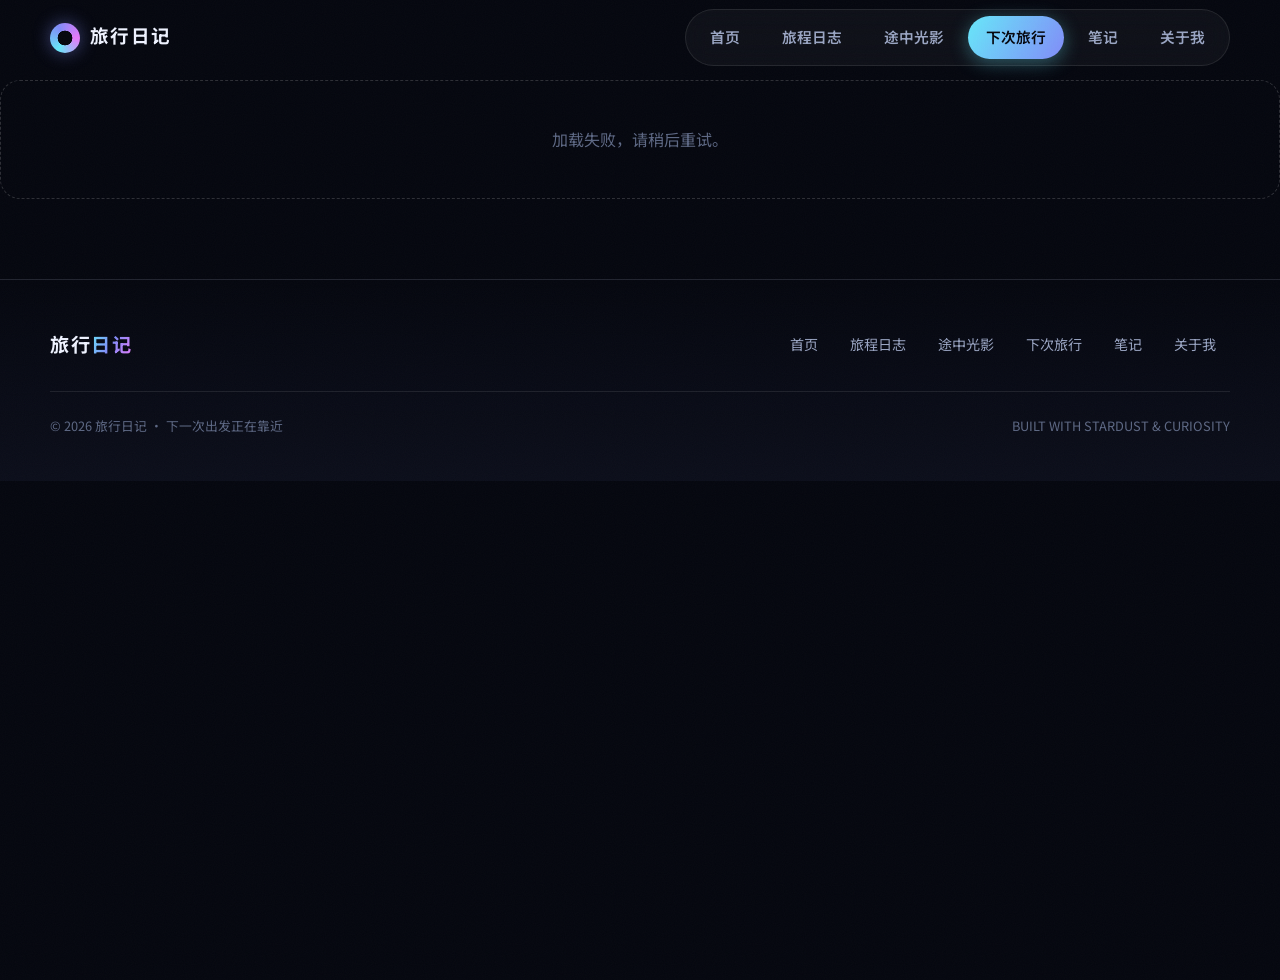
<file: next.html>
<!DOCTYPE html>
<html lang="zh-CN">
<head>
  <meta charset="UTF-8" />
  <meta name="viewport" content="width=device-width, initial-scale=1" />
  <meta name="theme-color" content="#05070f" />
  <meta name="color-scheme" content="dark" />
  <style>html{background:#05070f}</style>
  <meta name="description" content="腾格里沙漠下一次旅行的倒计时、行前指南与装备清单。" />
  <meta property="og:title" content="下一次旅行 · 腾格里沙漠" />
  <meta property="og:description" content="倒计时、行前指南与装备清单。" />
  <meta property="og:type" content="website" />
  <title>下一次旅行 · 旅行日记</title>
  <link rel="icon" href="data:image/svg+xml,<svg xmlns='http://www.w3.org/2000/svg' viewBox='0 0 100 100'><text y='.9em' font-size='90'>🧭</text></svg>" />
  <link rel="preconnect" href="https://fonts.googleapis.com" />
  <link rel="preconnect" href="https://fonts.gstatic.com" crossorigin />
  <link rel="stylesheet"
    href="https://fonts.googleapis.com/css2?family=Space+Grotesk:wght@500;700&family=Noto+Sans+SC:wght@400;500;700&display=swap" />
  <link rel="stylesheet" href="css/style.css?v=20260902.3" />
</head>
<body>
  <a class="skip-link" href="#main-content">跳到主要内容</a>

  <div class="preloader" id="preloader" aria-hidden="true">
    <div class="preloader-inner">
      <div class="preloader-logo">旅行<span>日记</span></div>
      <div class="preloader-bar"><i></i></div>
      <p class="preloader-tip">COUNTDOWN BEGINS</p>
    </div>
  </div>

  <div class="scroll-progress" aria-hidden="true">
    <span class="scroll-progress-bar" id="scrollProgressBar"></span>
  </div>
  <div class="grain" aria-hidden="true"></div>

  <header class="site-header" id="siteHeader">
    <nav class="nav" aria-label="主导航">
      <a class="brand" href="index.html" aria-label="旅行日记首页">旅行日记</a>
      <button class="nav-toggle" id="navToggle" type="button"
        aria-label="打开导航菜单" aria-controls="navLinks" aria-expanded="false">菜单</button>
      <ul class="nav-links" id="navLinks">
        <li><a href="index.html">首页</a></li>
        <li><a href="journey.html">旅程日志</a></li>
        <li><a href="photos.html">途中光影</a></li>
        <li><a href="next.html" aria-current="page">下次旅行</a></li>
        <li><a href="notes.html">笔记</a></li>
        <li><a href="about.html">关于我</a></li>
      </ul>
    </nav>
  </header>

  <main id="main-content">
    <div id="next-wrap">
      <section class="page-hero p-dusk" aria-labelledby="next-title">
        <div class="grid-bg" aria-hidden="true"></div>
        <div class="hero-orb o1" aria-hidden="true"></div>
        <div class="hero-orb o2" aria-hidden="true"></div>

        <div class="page-hero-inner">
          <p class="hero-eyebrow pill">NEXT DESTINATION · DESERT JOURNAL</p>
          <h1 id="next-title"><span class="gradient-text" id="next-dest">腾格里沙漠</span></h1>

          <div class="meta-chips" id="next-chips" aria-label="行程信息"></div>

          <div class="countdown beam beam-amber" role="timer" aria-label="距离出发时间">
            <div class="unit"><span class="num" id="cd-days">--</span><span class="label">天</span></div>
            <div class="unit"><span class="num" id="cd-hours">--</span><span class="label">时</span></div>
            <div class="unit"><span class="num" id="cd-min">--</span><span class="label">分</span></div>
            <div class="unit"><span class="num" id="cd-sec">--</span><span class="label">秒</span></div>
          </div>

          <div class="hero-actions">
            <a class="button" href="#trip-guide">查看行前指南 <span aria-hidden="true">↓</span></a>
            <a class="button button-secondary" href="#checklist">出发清单 <span aria-hidden="true">☑</span></a>
          </div>
        </div>
      </section>

      <div class="next-body container" id="trip-guide">
        <header class="section-head" data-reveal>
          <p class="eyebrow">TRIP GUIDE</p>
          <h2 class="section-title">行前指南</h2>
          <p class="section-sub">天气、穿搭与装备，一屏看全，不用来回切。</p>
        </header>

        <div class="guide-grid">
          <section class="card guide-card guide-weather" aria-labelledby="weather-title" data-reveal>
            <div class="card-body">
              <p class="eyebrow">WEATHER</p>
              <h3 id="weather-title" class="guide-title">十月沙漠天气</h3>
              <div class="weather-big">
                <div class="weather-temp"><span id="weather-day">--</span><small>白天</small></div>
                <div class="weather-temp alt"><span id="weather-night">--</span><small>夜间</small></div>
              </div>
              <div class="weather-grid">
                <div class="w-item"><b id="weather-rain">--</b><small>降水</small></div>
                <div class="w-item"><b id="weather-wind">--</b><small>风沙</small></div>
                <div class="w-item"><b>十月</b><small>参考月份</small></div>
              </div>
              <p class="rec-summary" id="weather-summary"></p>
              <p class="rec-source" id="weather-source"></p>
              <p class="rec-note" id="weather-note"></p>
            </div>
          </section>

          <section class="card guide-card" aria-labelledby="packing-title" data-reveal>
            <div class="card-body">
              <p class="eyebrow">LAYERS</p>
              <h3 id="packing-title" class="guide-title">三层穿搭法</h3>
              <div class="packing-blocks">
                <div class="p-block"><strong class="p-time">早晨</strong><p id="packing-morning"></p></div>
                <div class="p-block"><strong class="p-time">白天</strong><p id="packing-day"></p></div>
                <div class="p-block"><strong class="p-time">夜间</strong><p id="packing-night"></p></div>
              </div>
            </div>
          </section>

          <section class="card guide-card" aria-labelledby="gear-title" data-reveal>
            <div class="card-body">
              <p class="eyebrow">GEAR</p>
              <h3 id="gear-title" class="guide-title">防沙装备</h3>
              <div class="tag-list" id="packing-gear"></div>
              <p class="rec-summary" id="packing-summary"></p>
              <p class="rec-note" id="packing-note"></p>
            </div>
          </section>
        </div>

        <section class="section" id="route-rhythm" aria-labelledby="route-title">
          <header class="section-head" data-reveal>
            <p class="eyebrow">ROUTE RHYTHM</p>
            <h2 class="section-title" id="route-title">行程节奏</h2>
            <p class="section-sub">三个节点，一段从城市滑进沙海的路线。</p>
          </header>
          <div class="card" data-reveal>
            <div class="card-body">
              <p class="route-stamp" id="route-stamp"></p>
              <div class="timeline" id="route-list"></div>
              <p class="rec-note" id="route-note" style="margin-top:18px"></p>
            </div>
          </div>
        </section>

        <section class="section" id="checklist" aria-labelledby="checklist-title">
          <header class="section-head" data-reveal>
            <p class="eyebrow">PRE-TRIP CHECKLIST</p>
            <h2 class="section-title" id="checklist-title">出发清单</h2>
            <p class="section-sub">点一下就算收拾好了，进度自动保存，出发前全部打勾。</p>
          </header>
          <div class="card" data-reveal>
            <div class="card-body">
              <div class="wish-progress checklist-progress" role="progressbar"
                aria-label="清单完成进度" aria-valuemin="0" aria-valuemax="100" aria-valuenow="0">
                <span class="wish-progress-bar" id="checklistBar"></span>
                <span class="wish-progress-text" id="checklistText">已备 0 / 0</span>
              </div>
              <ul class="checklist" id="checklist-list"></ul>
              <div class="checklist-foot">
                <button class="chip" id="checklist-reset" type="button">重置清单</button>
                <p class="rec-note" id="checklist-note"></p>
              </div>
            </div>
          </div>
        </section>

        <section class="card plan-card" aria-labelledby="plan-title" data-reveal>
          <div class="card-body">
            <p class="eyebrow">TRAVEL PLAN</p>
            <h2 id="plan-title">沙海中的十四天</h2>
            <p id="next-plan" style="margin-top:14px;color:var(--text-2)"></p>
            <h3>此行亮点</h3>
            <div class="highlight-pills tags" id="next-highlights" style="margin-top:6px"></div>
          </div>
        </section>

        <section class="next-cta" aria-labelledby="next-cta-title" data-reveal>
          <div>
            <p class="cta-eyebrow">BEFORE WE GO</p>
            <h2 id="next-cta-title">行李收好，故事在路上</h2>
            <p>回顾走过的旅程，或者把想去的地方加进心愿清单。</p>
          </div>
          <div class="hero-actions">
            <a class="button button-secondary" href="journey.html">旅程日志 <span aria-hidden="true">→</span></a>
            <a class="button button-secondary" href="index.html">回到首页 <span aria-hidden="true">→</span></a>
          </div>
        </section>
      </div>
    </div>
  </main>

  <footer class="site-footer">
    <div class="footer-top">
      <p class="footer-brand">旅行<span>日记</span></p>
      <nav class="footer-nav" aria-label="页脚导航">
        <a href="index.html">首页</a>
        <a href="journey.html">旅程日志</a>
        <a href="photos.html">途中光影</a>
        <a href="next.html">下次旅行</a>
        <a href="notes.html">笔记</a>
        <a href="about.html">关于我</a>
      </nav>
    </div>
    <div class="footer-base">
      <p>© 2026 旅行日记 · 下一次出发正在靠近</p>
      <p>BUILT WITH STARDUST &amp; CURIOSITY</p>
    </div>
  </footer>

  <button class="to-top" id="toTop" type="button" aria-label="回到顶部">
    <svg viewBox="0 0 52 52" aria-hidden="true">
      <defs>
        <linearGradient id="totop-grad" x1="0" y1="0" x2="1" y2="1">
          <stop offset="0" stop-color="#67e8f9" />
          <stop offset="1" stop-color="#818cf8" />
        </linearGradient>
      </defs>
      <circle class="ring-bg" cx="26" cy="26" r="22" />
      <circle class="ring-fg" cx="26" cy="26" r="22" />
    </svg>
    <span class="arrow" aria-hidden="true">↑</span>
  </button>

  <script src="js/main.js?v=20260902.3"></script>
  <script src="js/effects.js?v=20260902.3"></script>
  <script src="js/next.js?v=20260902.3"></script>
</body>
</html>
</file>
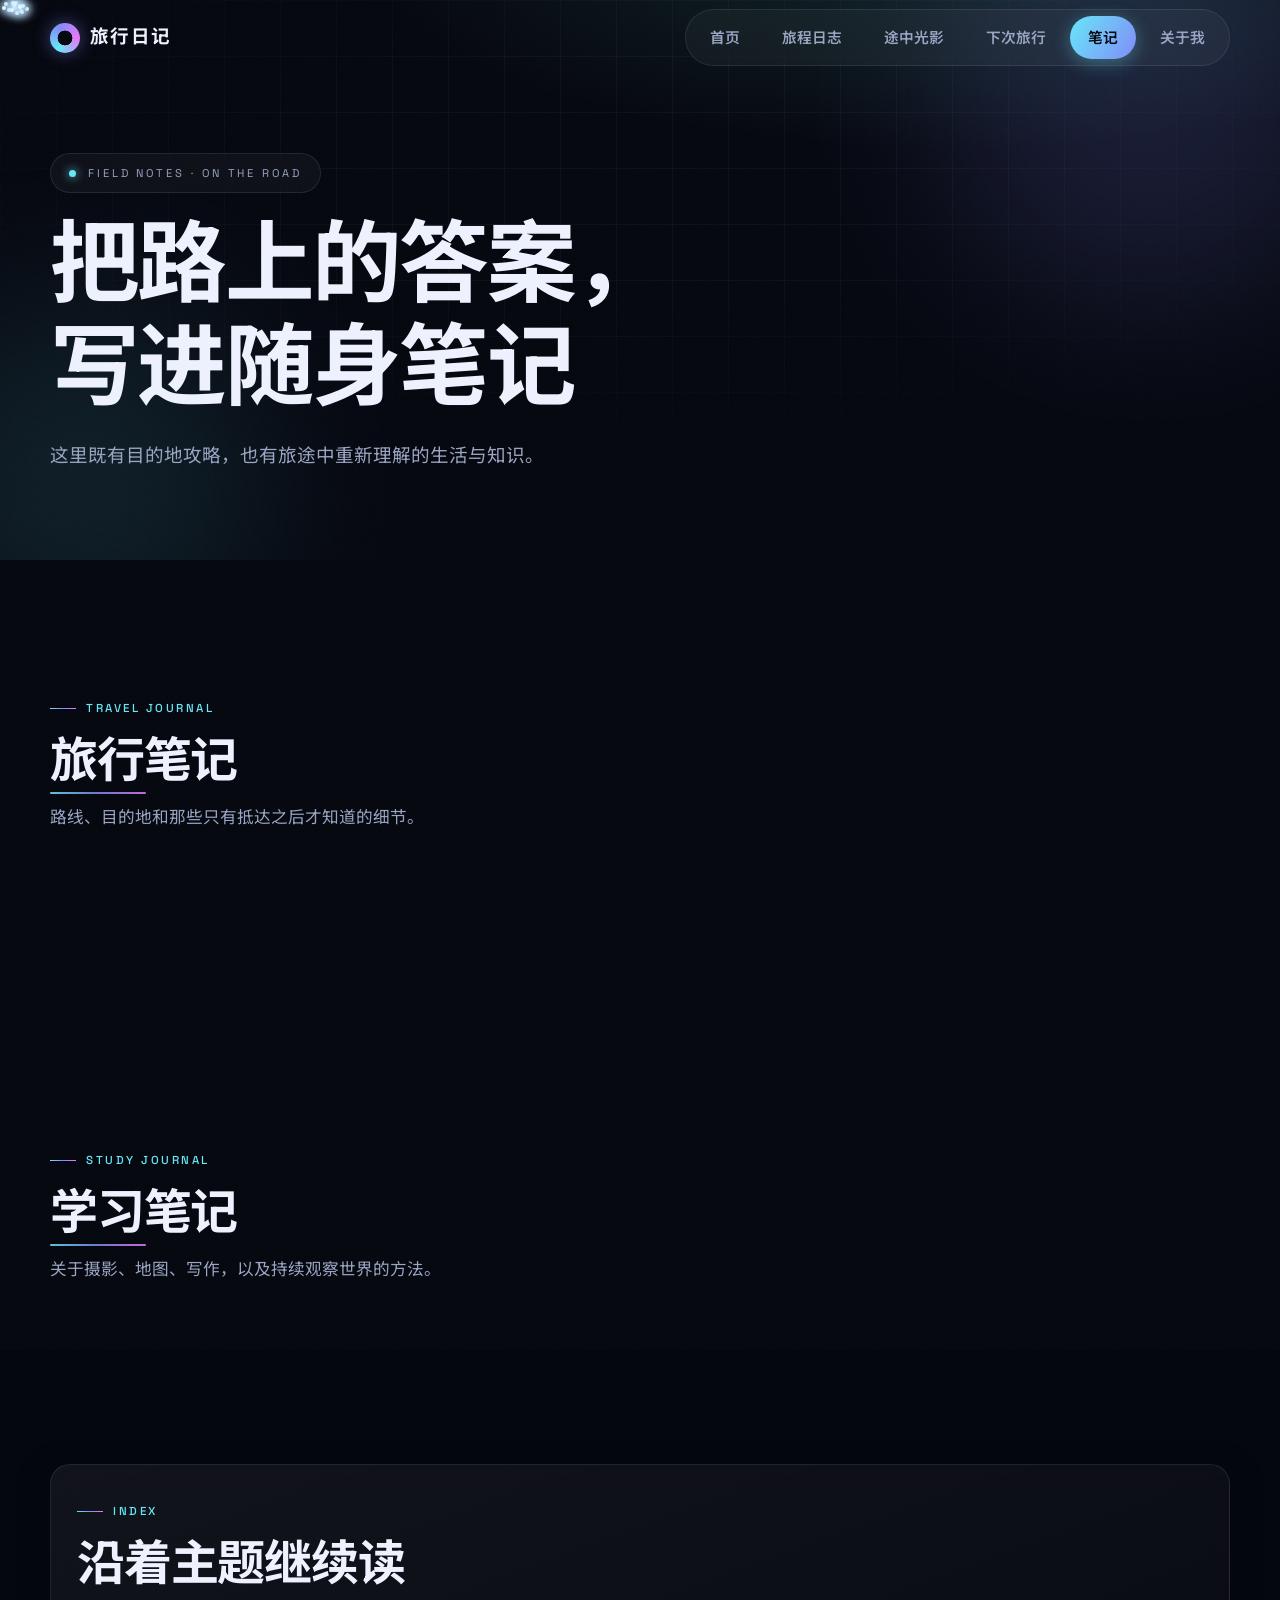
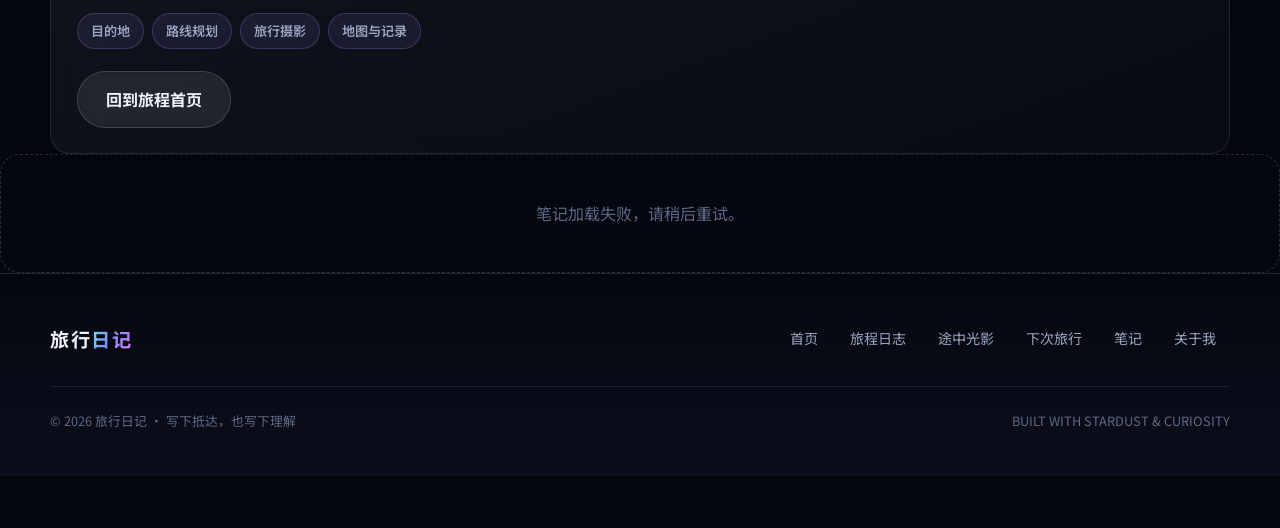
<file: notes.html>
<!DOCTYPE html>
<html lang="zh-CN">
<head>
  <meta charset="UTF-8" />
  <meta name="viewport" content="width=device-width, initial-scale=1" />
  <meta name="theme-color" content="#05070f" />
  <meta name="color-scheme" content="dark" />
  <style>html{background:#05070f}</style>
  <meta name="description" content="旅行攻略、途中见闻与持续学习的个人笔记。" />
  <meta property="og:title" content="笔记 · 旅行日记" />
  <meta property="og:description" content="旅行攻略、途中见闻与持续学习的个人笔记。" />
  <meta property="og:type" content="website" />
  <title>笔记 · 旅行日记</title>
  <link rel="icon" href="data:image/svg+xml,<svg xmlns='http://www.w3.org/2000/svg' viewBox='0 0 100 100'><text y='.9em' font-size='90'>🧭</text></svg>" />
  <link rel="preconnect" href="https://fonts.googleapis.com" />
  <link rel="preconnect" href="https://fonts.gstatic.com" crossorigin />
  <link rel="stylesheet"
    href="https://fonts.googleapis.com/css2?family=Space+Grotesk:wght@500;700&family=Noto+Sans+SC:wght@400;500;700&display=swap" />
  <link rel="stylesheet" href="css/style.css?v=20260902.3" />
</head>
<body>
  <a class="skip-link" href="#main-content">跳到主要内容</a>

  <div class="preloader" id="preloader" aria-hidden="true">
    <div class="preloader-inner">
      <div class="preloader-logo">旅行<span>日记</span></div>
      <div class="preloader-bar"><i></i></div>
      <p class="preloader-tip">FIELD NOTES</p>
    </div>
  </div>

  <div class="scroll-progress" aria-hidden="true">
    <span class="scroll-progress-bar" id="scrollProgressBar"></span>
  </div>
  <div class="grain" aria-hidden="true"></div>

  <header class="site-header" id="siteHeader">
    <nav class="nav" aria-label="主导航">
      <a class="brand" href="index.html" aria-label="旅行日记首页">旅行日记</a>
      <button class="nav-toggle" id="navToggle" type="button"
        aria-label="打开导航菜单" aria-controls="navLinks" aria-expanded="false">菜单</button>
      <ul class="nav-links" id="navLinks">
        <li><a href="index.html">首页</a></li>
        <li><a href="journey.html">旅程日志</a></li>
        <li><a href="photos.html">途中光影</a></li>
        <li><a href="next.html">下次旅行</a></li>
        <li><a href="notes.html" aria-current="page">笔记</a></li>
        <li><a href="about.html">关于我</a></li>
      </ul>
    </nav>
  </header>

  <main id="main-content">
    <div id="notes-wrap">
      <header class="page-hero p-mint" aria-labelledby="notes-title">
        <div class="grid-bg" aria-hidden="true"></div>
        <div class="hero-orb o1" aria-hidden="true"></div>
        <div class="hero-orb o2" aria-hidden="true"></div>

        <div class="page-hero-inner">
          <p class="hero-eyebrow pill">FIELD NOTES · ON THE ROAD</p>
          <h1 class="shimmer-line" id="notes-title">把路上的答案，<br />写进随身笔记</h1>
          <p class="page-sub">这里既有目的地攻略，也有旅途中重新理解的生活与知识。</p>
        </div>
      </header>

      <div class="container">
        <section class="section" id="travel-journal" aria-labelledby="travel-notes-title">
          <header class="section-head" data-reveal>
            <p class="eyebrow">TRAVEL JOURNAL</p>
            <h2 class="section-title" id="travel-notes-title">旅行笔记</h2>
            <p class="section-sub">路线、目的地和那些只有抵达之后才知道的细节。</p>
          </header>
          <div class="grid grid-2" id="travel-notes" aria-live="polite"></div>
        </section>

        <section class="section" id="study-journal" aria-labelledby="study-notes-title">
          <header class="section-head" data-reveal>
            <p class="eyebrow">STUDY JOURNAL</p>
            <h2 class="section-title" id="study-notes-title">学习笔记</h2>
            <p class="section-sub">关于摄影、地图、写作，以及持续观察世界的方法。</p>
          </header>
          <div class="grid grid-2" id="study-notes" aria-live="polite"></div>
        </section>

        <section class="card note-index" id="note-topics" aria-labelledby="topics-title" data-reveal>
          <div class="card-body">
            <p class="eyebrow">INDEX</p>
            <h2 id="topics-title">沿着主题继续读</h2>
            <div class="tags" style="margin-block:22px" aria-label="笔记主题">
              <a class="tag" href="#travel-journal">目的地</a>
              <a class="tag" href="#travel-journal">路线规划</a>
              <a class="tag" href="#study-journal">旅行摄影</a>
              <a class="tag" href="#study-journal">地图与记录</a>
            </div>
            <a class="button button-secondary" href="index.html">回到旅程首页</a>
          </div>
        </section>
      </div>
    </div>
  </main>

  <footer class="site-footer">
    <div class="footer-top">
      <p class="footer-brand">旅行<span>日记</span></p>
      <nav class="footer-nav" aria-label="页脚导航">
        <a href="index.html">首页</a>
        <a href="journey.html">旅程日志</a>
        <a href="photos.html">途中光影</a>
        <a href="next.html">下次旅行</a>
        <a href="notes.html">笔记</a>
        <a href="about.html">关于我</a>
      </nav>
    </div>
    <div class="footer-base">
      <p>© 2026 旅行日记 · 写下抵达，也写下理解</p>
      <p>BUILT WITH STARDUST &amp; CURIOSITY</p>
    </div>
  </footer>

  <button class="to-top" id="toTop" type="button" aria-label="回到顶部">
    <svg viewBox="0 0 52 52" aria-hidden="true">
      <defs>
        <linearGradient id="totop-grad" x1="0" y1="0" x2="1" y2="1">
          <stop offset="0" stop-color="#67e8f9" />
          <stop offset="1" stop-color="#818cf8" />
        </linearGradient>
      </defs>
      <circle class="ring-bg" cx="26" cy="26" r="22" />
      <circle class="ring-fg" cx="26" cy="26" r="22" />
    </svg>
    <span class="arrow" aria-hidden="true">↑</span>
  </button>

  <script src="js/main.js?v=20260902.3"></script>
  <script src="js/effects.js?v=20260902.3"></script>
  <script src="js/notes.js?v=20260902.3"></script>
</body>
</html>
</file>
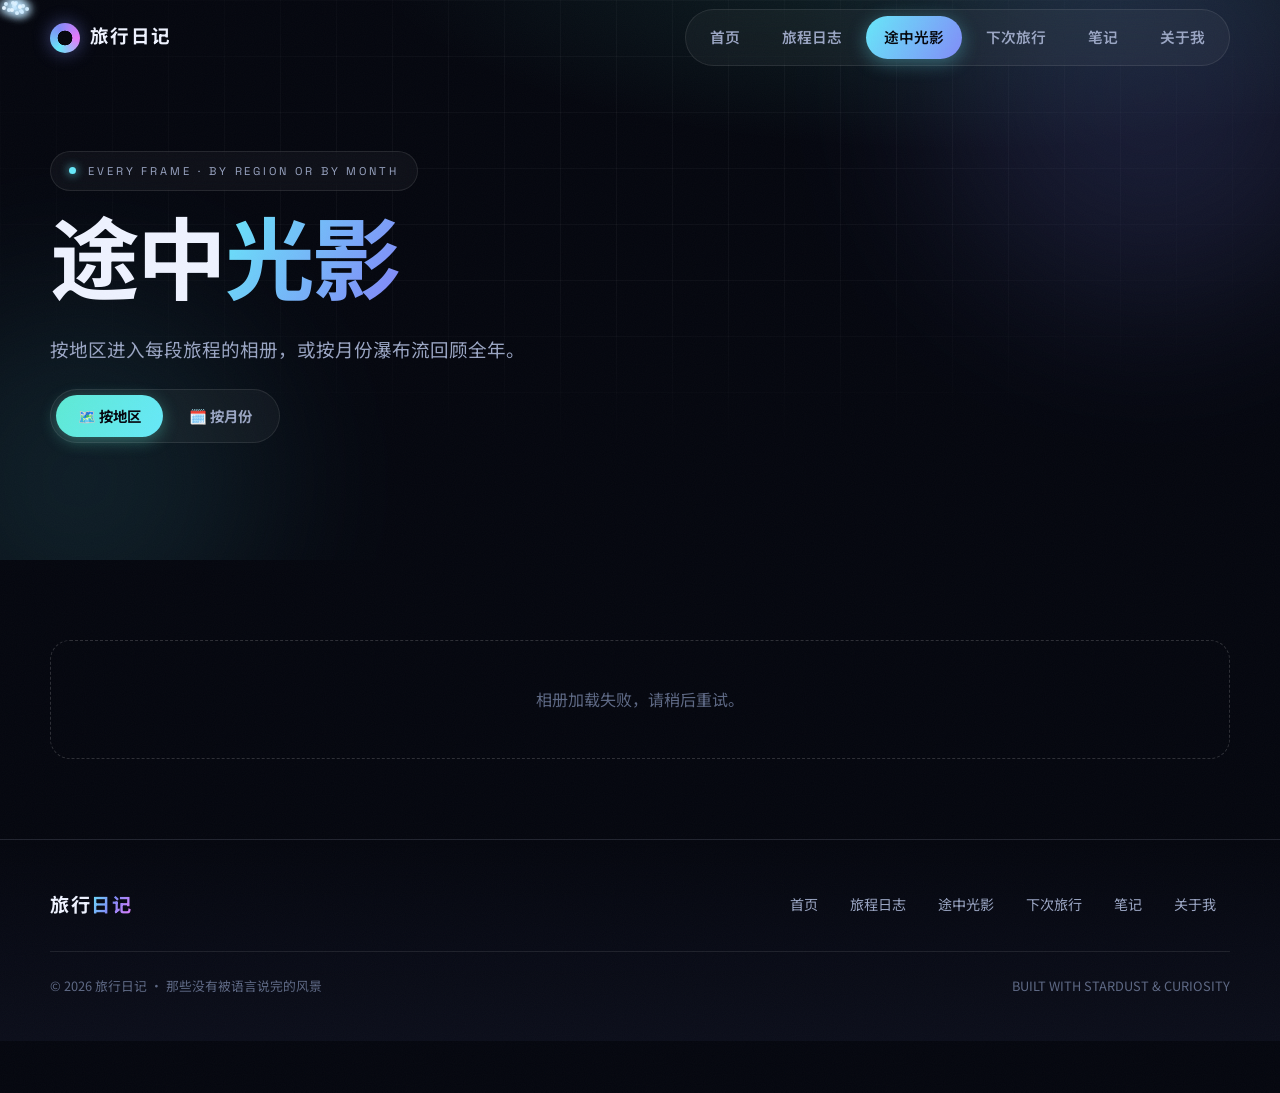
<file: photos.html>
<!DOCTYPE html>
<html lang="zh-CN">
<head>
  <meta charset="UTF-8" />
  <meta name="viewport" content="width=device-width, initial-scale=1" />
  <meta name="theme-color" content="#05070f" />
  <meta name="color-scheme" content="dark" />
  <style>html{background:#05070f}</style>
  <meta name="description" content="途中光影：按地区分组的全部旅行照片。" />
  <meta property="og:title" content="途中光影 · 旅行日记" />
  <meta property="og:description" content="按地区分组的全部旅行照片。" />
  <meta property="og:type" content="website" />
  <title>途中光影 · 旅行日记</title>
  <link rel="icon" href="data:image/svg+xml,<svg xmlns='http://www.w3.org/2000/svg' viewBox='0 0 100 100'><text y='.9em' font-size='90'>🧭</text></svg>" />
  <link rel="preconnect" href="https://fonts.googleapis.com" />
  <link rel="preconnect" href="https://fonts.gstatic.com" crossorigin />
  <link rel="stylesheet"
    href="https://fonts.googleapis.com/css2?family=Space+Grotesk:wght@500;700&family=Noto+Sans+SC:wght@400;500;700&display=swap" />
  <link rel="stylesheet" href="css/style.css?v=20260902.3" />
</head>
<body>
  <a class="skip-link" href="#main-content">跳到主要内容</a>

  <div class="preloader" id="preloader" aria-hidden="true">
    <div class="preloader-inner">
      <div class="preloader-logo">旅行<span>日记</span></div>
      <div class="preloader-bar"><i></i></div>
      <p class="preloader-tip">EVERY FRAME REMEMBERED</p>
    </div>
  </div>

  <div class="scroll-progress" aria-hidden="true">
    <span class="scroll-progress-bar" id="scrollProgressBar"></span>
  </div>
  <div class="grain" aria-hidden="true"></div>

  <header class="site-header" id="siteHeader">
    <nav class="nav" aria-label="主导航">
      <a class="brand" href="index.html" aria-label="旅行日记首页">旅行日记</a>
      <button class="nav-toggle" id="navToggle" type="button"
        aria-label="打开导航菜单" aria-controls="navLinks" aria-expanded="false">菜单</button>
      <ul class="nav-links" id="navLinks">
        <li><a href="index.html">首页</a></li>
        <li><a href="journey.html">旅程日志</a></li>
        <li><a href="photos.html" aria-current="page">途中光影</a></li>
        <li><a href="next.html">下次旅行</a></li>
        <li><a href="notes.html">笔记</a></li>
        <li><a href="about.html">关于我</a></li>
      </ul>
    </nav>
  </header>

  <main id="main-content">
    <div id="photos-wrap">
      <header class="page-hero p-mint" aria-labelledby="photos-title">
        <div class="grid-bg" aria-hidden="true"></div>
        <div class="hero-orb o1" aria-hidden="true"></div>
        <div class="hero-orb o2" aria-hidden="true"></div>

        <div class="page-hero-inner">
          <p class="hero-eyebrow pill">EVERY FRAME · BY REGION OR BY MONTH</p>
          <h1 class="shimmer-line" id="photos-title">途中<span class="gradient-text">光影</span></h1>
          <p class="page-sub">按地区进入每段旅程的相册，或按月份瀑布流回顾全年。</p>
          <div class="mode-toggle" role="tablist" aria-label="查看模式" style="margin-top:24px">
            <button type="button" class="active" data-mode="region" role="tab" aria-selected="true">🗺️ 按地区</button>
            <button type="button" data-mode="month" role="tab" aria-selected="false">🗓️ 按月份</button>
          </div>
        </div>
      </header>

      <div class="container" id="photo-groups" aria-live="polite">
        <!--内容由 photos.js 按模式渲染-->
        <noscript><p class="empty-state">相册需要启用 JavaScript 浏览。</p></noscript>
      </div>
    </div>
  </main>

  <footer class="site-footer">
    <div class="footer-top">
      <p class="footer-brand">旅行<span>日记</span></p>
      <nav class="footer-nav" aria-label="页脚导航">
        <a href="index.html">首页</a>
        <a href="journey.html">旅程日志</a>
        <a href="photos.html">途中光影</a>
        <a href="next.html">下次旅行</a>
        <a href="notes.html">笔记</a>
        <a href="about.html">关于我</a>
      </nav>
    </div>
    <div class="footer-base">
      <p>© 2026 旅行日记 · 那些没有被语言说完的风景</p>
      <p>BUILT WITH STARDUST &amp; CURIOSITY</p>
    </div>
  </footer>

  <button class="to-top" id="toTop" type="button" aria-label="回到顶部">
    <svg viewBox="0 0 52 52" aria-hidden="true">
      <defs>
        <linearGradient id="totop-grad" x1="0" y1="0" x2="1" y2="1">
          <stop offset="0" stop-color="#67e8f9" />
          <stop offset="1" stop-color="#818cf8" />
        </linearGradient>
      </defs>
      <circle class="ring-bg" cx="26" cy="26" r="22" />
      <circle class="ring-fg" cx="26" cy="26" r="22" />
    </svg>
    <span class="arrow" aria-hidden="true">↑</span>
  </button>

  <script src="js/main.js?v=20260902.3"></script>
  <script src="js/effects.js?v=20260902.3"></script>
  <script src="js/photos.js?v=20260902.3"></script>
</body>
</html>
</file>
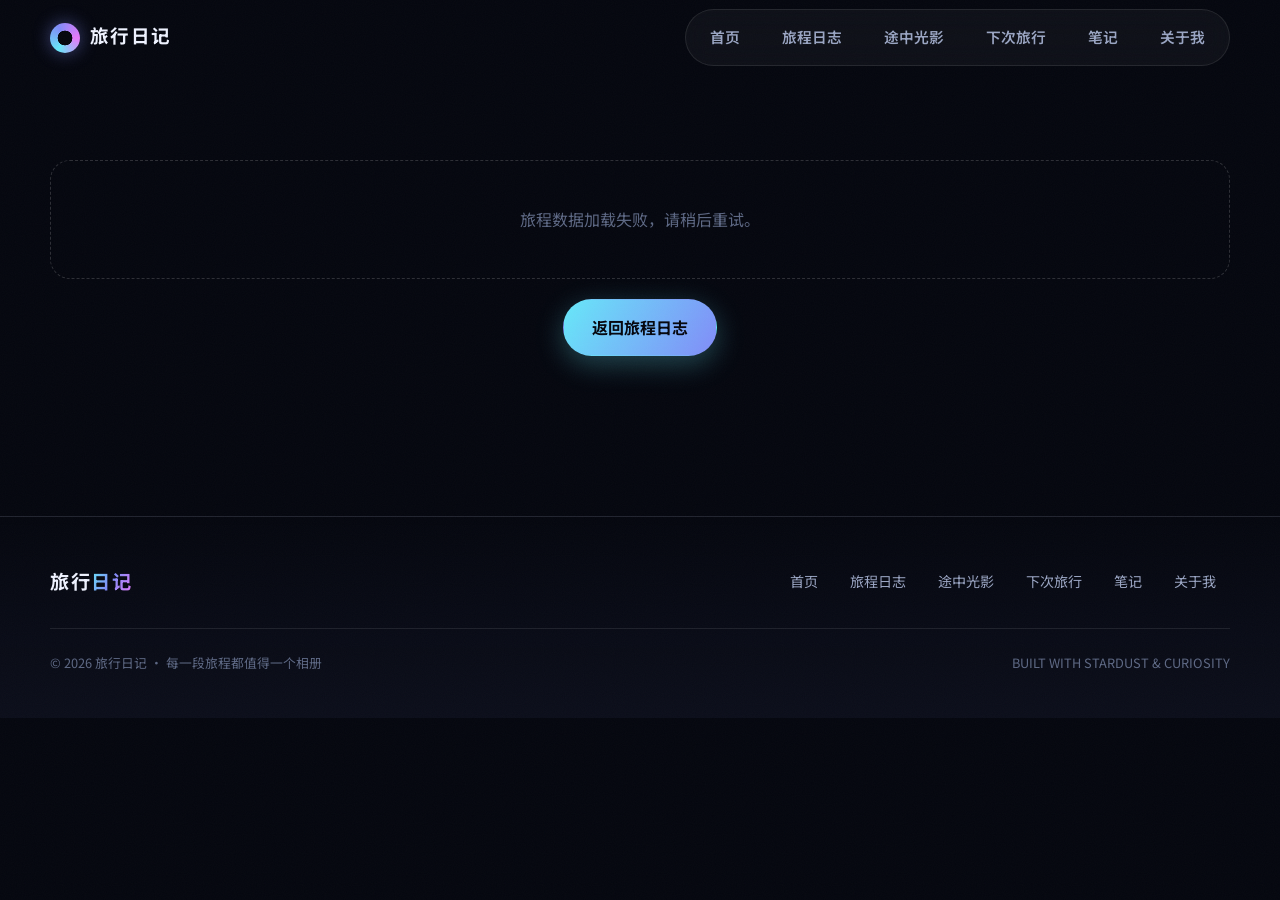
<file: trip.html>
<!DOCTYPE html>
<html lang="zh-CN">
<head>
  <meta charset="UTF-8" />
  <meta name="viewport" content="width=device-width, initial-scale=1" />
  <meta name="theme-color" content="#05070f" />
  <meta name="color-scheme" content="dark" />
  <style>html{background:#05070f}</style>
  <meta name="description" content="单段旅程的完整相册：照片、心情与坐标。" />
  <meta property="og:title" content="旅程相册 · 旅行日记" />
  <meta property="og:type" content="website" />
  <title>旅程相册 · 旅行日记</title>
  <link rel="icon" href="data:image/svg+xml,<svg xmlns='http://www.w3.org/2000/svg' viewBox='0 0 100 100'><text y='.9em' font-size='90'>🧭</text></svg>" />
  <link rel="preconnect" href="https://fonts.googleapis.com" />
  <link rel="preconnect" href="https://fonts.gstatic.com" crossorigin />
  <link rel="stylesheet"
    href="https://fonts.googleapis.com/css2?family=Space+Grotesk:wght@500;700&family=Noto+Sans+SC:wght@400;500;700&display=swap" />
  <link rel="stylesheet" href="css/style.css?v=20260902.3" />
</head>
<body>
  <a class="skip-link" href="#main-content">跳到主要内容</a>

  <div class="preloader" id="preloader" aria-hidden="true">
    <div class="preloader-inner">
      <div class="preloader-logo">旅行<span>日记</span></div>
      <div class="preloader-bar"><i></i></div>
      <p class="preloader-tip">LOADING THE JOURNEY</p>
    </div>
  </div>

  <div class="scroll-progress" aria-hidden="true">
    <span class="scroll-progress-bar" id="scrollProgressBar"></span>
  </div>
  <div class="grain" aria-hidden="true"></div>

  <header class="site-header" id="siteHeader">
    <nav class="nav" aria-label="主导航">
      <a class="brand" href="index.html" aria-label="旅行日记首页">旅行日记</a>
      <button class="nav-toggle" id="navToggle" type="button"
        aria-label="打开导航菜单" aria-controls="navLinks" aria-expanded="false">菜单</button>
      <ul class="nav-links" id="navLinks">
        <li><a href="index.html">首页</a></li>
        <li><a href="journey.html">旅程日志</a></li>
        <li><a href="photos.html">途中光影</a></li>
        <li><a href="next.html">下次旅行</a></li>
        <li><a href="notes.html">笔记</a></li>
        <li><a href="about.html">关于我</a></li>
      </ul>
    </nav>
  </header>

  <main id="main-content">
    <div id="trip-wrap">
      <header class="trip-hero" id="trip-hero" aria-labelledby="trip-title">
        <div class="trip-hero-inner">
          <a class="back-link" href="journey.html">← 返回旅程日志</a>
          <p class="hero-eyebrow pill" id="trip-eyebrow">TRIP ALBUM</p>
          <h1 class="shimmer-line" id="trip-title">旅程相册</h1>
          <div class="meta-chips" id="trip-chips" aria-label="旅程信息"></div>
          <p class="trip-brief" id="trip-brief"></p>
        </div>
      </header>

      <div class="container">
        <section class="section" aria-labelledby="trip-photos-title">
          <header class="section-head" data-reveal>
            <p class="eyebrow">PHOTO ALBUM</p>
            <h2 class="section-title" id="trip-photos-title">全部照片</h2>
            <p class="section-sub">点击任意一张可以放大，用 ←/→ 键或两侧箭头翻看。</p>
          </header>
          <div class="photo-wall trip-page-wall" id="trip-photos" aria-live="polite"></div>
        </section>

        <nav class="trip-neighbor-nav" aria-label="相邻旅程">
          <a class="trip-neighbor prev" id="trip-prev" href="journey.html">
            <span class="dir">← 上一段旅程</span>
            <b>—</b>
          </a>
          <a class="trip-neighbor next" id="trip-next" href="journey.html">
            <span class="dir">下一段旅程 →</span>
            <b>—</b>
          </a>
        </nav>
      </div>
    </div>
  </main>

  <footer class="site-footer">
    <div class="footer-top">
      <p class="footer-brand">旅行<span>日记</span></p>
      <nav class="footer-nav" aria-label="页脚导航">
        <a href="index.html">首页</a>
        <a href="journey.html">旅程日志</a>
        <a href="photos.html">途中光影</a>
        <a href="next.html">下次旅行</a>
        <a href="notes.html">笔记</a>
        <a href="about.html">关于我</a>
      </nav>
    </div>
    <div class="footer-base">
      <p>© 2026 旅行日记 · 每一段旅程都值得一个相册</p>
      <p>BUILT WITH STARDUST &amp; CURIOSITY</p>
    </div>
  </footer>

  <button class="to-top" id="toTop" type="button" aria-label="回到顶部">
    <svg viewBox="0 0 52 52" aria-hidden="true">
      <defs>
        <linearGradient id="totop-grad" x1="0" y1="0" x2="1" y2="1">
          <stop offset="0" stop-color="#67e8f9" />
          <stop offset="1" stop-color="#818cf8" />
        </linearGradient>
      </defs>
      <circle class="ring-bg" cx="26" cy="26" r="22" />
      <circle class="ring-fg" cx="26" cy="26" r="22" />
    </svg>
    <span class="arrow" aria-hidden="true">↑</span>
  </button>

  <script src="js/main.js?v=20260902.3"></script>
  <script src="js/effects.js?v=20260902.3"></script>
  <script src="js/trip.js?v=20260902.3"></script>
</body>
</html>
</file>
<file: css/style.css>
/* ============================================================
   旅行日记 · AURORA EXPLORER 设计系统
   暗夜星空 × 极光渐变 × 玻璃拟态 × 强交互动效
   ============================================================ */

/* ---------- 01. Tokens ---------- */
:root {
  color-scheme: dark;

  /* 色板 */
  --bg-0: #05070f;
  --bg-1: #0a0f1e;
  --bg-2: #101731;
  --glass: rgba(255, 255, 255, 0.045);
  --glass-strong: rgba(255, 255, 255, 0.08);
  --stroke: rgba(255, 255, 255, 0.09);
  --stroke-strong: rgba(255, 255, 255, 0.16);

  --text-1: #eef2ff;
  --text-2: #9aa5c3;
  --text-3: #5d6884;

  --cyan: #67e8f9;
  --indigo: #818cf8;
  --fuchsia: #e879f9;
  --amber: #fbbf24;
  --mint: #5eead4;

  --aurora: linear-gradient(120deg, var(--cyan), var(--indigo) 48%, var(--fuchsia));
  --dusk: linear-gradient(120deg, #fcd34d, #fb923c 55%, #f472b6);

  /* 字体 */
  --font-display: "Space Grotesk", "Noto Sans SC", "PingFang SC", "Microsoft YaHei", sans-serif;
  --font-body: "Noto Sans SC", "PingFang SC", "Hiragino Sans GB", "Microsoft YaHei", sans-serif;
  --font-mono: "Space Grotesk", ui-monospace, "SF Mono", Menlo, monospace;

  /* 布局 */
  --container: 1180px;
  --header-height: 76px;
  --space-section: clamp(72px, 10vw, 128px);
  --radius-card: 20px;
  --radius-pill: 999px;

  /* 阴影与光晕 */
  --shadow-1: 0 10px 30px rgba(3, 6, 18, 0.5);
  --shadow-2: 0 24px 60px rgba(3, 6, 18, 0.6);
  --glow-cyan: 0 0 24px rgba(103, 232, 249, 0.35);
  --glow-indigo: 0 0 34px rgba(129, 140, 248, 0.4);

  /* 动效 */
  --dur-fast: 200ms;
  --dur-mid: 420ms;
  --dur-slow: 800ms;
  --ease-out: cubic-bezier(0.22, 0.68, 0.32, 1);
  --ease-spring: cubic-bezier(0.34, 1.56, 0.64, 1);
}

/* ---------- 02. Reset & Base ---------- */
*,
*::before,
*::after { box-sizing: border-box; }

html {
  scroll-behavior: smooth;
  scroll-padding-top: calc(var(--header-height) + 16px);
  -webkit-text-size-adjust: 100%;
}

body {
  margin: 0;
  min-width: 320px;
  min-height: 100svh;
  overflow-x: hidden;
  color: var(--text-1);
  background: var(--bg-0);
  font: 400 1rem/1.8 var(--font-body);
  text-rendering: optimizeLegibility;
  -webkit-font-smoothing: antialiased;
}

body.nav-open,
body.modal-open { overflow: hidden; }
body.loading { overflow: hidden; }

img, svg, canvas { display: block; max-width: 100%; }
button, input, textarea, select { font: inherit; color: inherit; }
button { cursor: pointer; }
a { color: inherit; -webkit-tap-highlight-color: transparent; }

h1, h2, h3, h4, p, dl, dd, ol, ul { margin: 0; }
h1, h2, h3, h4 {
  font-family: var(--font-display);
  line-height: 1.15;
  letter-spacing: -0.02em;
  text-wrap: balance;
}
h1 { font-size: clamp(2.7rem, 7vw, 6rem); font-weight: 700; letter-spacing: -0.03em; }
h2 { font-size: clamp(1.85rem, 4vw, 3rem); font-weight: 700; letter-spacing: -0.025em; }
h3 { font-size: 1.28rem; }

::selection { color: #05070f; background: var(--cyan); }

:focus-visible {
  outline: 2px solid var(--cyan);
  outline-offset: 3px;
  border-radius: 4px;
}

/* 细滚动条 */
::-webkit-scrollbar { width: 10px; height: 10px; }
::-webkit-scrollbar-track { background: var(--bg-0); }
::-webkit-scrollbar-thumb {
  background: linear-gradient(180deg, #2a3560, #1a2342);
  border-radius: 8px;
  border: 2px solid var(--bg-0);
}

/* ---------- 03. Utilities ---------- */
.container { width: min(calc(100% - 48px), var(--container)); margin-inline: auto; }

.sr-only {
  position: absolute; width: 1px; height: 1px;
  clip-path: inset(50%); overflow: hidden; white-space: nowrap;
}

.skip-link {
  position: fixed; top: 12px; left: 12px; z-index: 10001;
  padding: 10px 18px;
  color: #05070f; background: var(--cyan);
  border-radius: var(--radius-pill);
  font-weight: 700; text-decoration: none;
  transform: translateY(-180%);
  transition: transform var(--dur-fast) var(--ease-out);
}
.skip-link:focus { transform: translateY(0); }

.mono {
  font-family: var(--font-mono);
  letter-spacing: 0.16em;
  text-transform: uppercase;
}

.gradient-text {
  background: var(--aurora);
  -webkit-background-clip: text;
  background-clip: text;
  color: transparent;
}

.eyebrow {
  display: inline-flex; align-items: center; gap: 10px;
  margin-bottom: 14px;
  color: var(--cyan);
  font-family: var(--font-mono);
  font-size: 0.72rem; font-weight: 500;
  letter-spacing: 0.22em; text-transform: uppercase;
}
.eyebrow::before {
  content: "";
  width: 26px; height: 1px;
  background: var(--aurora);
}

.section { position: relative; padding-block: var(--space-section); }
.section-head { max-width: 46rem; margin-bottom: clamp(32px, 5vw, 52px); }
.section-title { margin-bottom: 14px; }
.section-sub { color: var(--text-2); font-size: 1.04rem; }

/* 背景网格纹理（局部区块用） */
.grid-bg {
  background-image:
    linear-gradient(rgba(255, 255, 255, 0.035) 1px, transparent 1px),
    linear-gradient(90deg, rgba(255, 255, 255, 0.035) 1px, transparent 1px);
  background-size: 56px 56px;
  mask-image: radial-gradient(ellipse 80% 70% at 50% 30%, #000 30%, transparent 78%);
  -webkit-mask-image: radial-gradient(ellipse 80% 70% at 50% 30%, #000 30%, transparent 78%);
}

/* 全局噪点 */
.grain {
  position: fixed; inset: -50%; z-index: 1200;
  pointer-events: none;
  opacity: 0.05;
  background-image: url("data:image/svg+xml,%3Csvg xmlns='http://www.w3.org/2000/svg' width='240' height='240'%3E%3Cfilter id='n'%3E%3CfeTurbulence type='fractalNoise' baseFrequency='0.9' numOctaves='2'/%3E%3C/filter%3E%3Crect width='100%25' height='100%25' filter='url(%23n)' opacity='0.55'/%3E%3C/svg%3E");
}

/* ---------- 04. Reveal 动效体系 ---------- */
[data-reveal] {
  opacity: 0;
  transform: translateY(30px);
  transition:
    opacity var(--dur-slow) var(--ease-out) var(--d, 0s),
    transform var(--dur-slow) var(--ease-out) var(--d, 0s);
  will-change: opacity, transform;
}
[data-reveal="left"]  { transform: translateX(-40px); }
[data-reveal="right"] { transform: translateX(40px); }
[data-reveal="zoom"]  { transform: scale(0.92); }
[data-reveal].in { opacity: 1; transform: none; }

/* ---------- 05. Preloader ---------- */
.preloader {
  position: fixed; inset: 0; z-index: 10000;
  display: grid; place-items: center;
  background: var(--bg-0);
  transition: opacity 0.6s var(--ease-out), visibility 0.6s;
}
.preloader.done { opacity: 0; visibility: hidden; pointer-events: none; }
.preloader-inner { display: grid; justify-items: center; gap: 22px; text-align: center; }
.preloader-logo {
  font-family: var(--font-display);
  font-size: clamp(1.7rem, 4vw, 2.4rem); font-weight: 700;
  letter-spacing: 0.1em;
  animation: logo-breathe 1.6s var(--ease-out) infinite;
}
.preloader-logo span { background: var(--aurora); -webkit-background-clip: text; background-clip: text; color: transparent; }
@keyframes logo-breathe {
  0%, 100% { opacity: 0.55; transform: scale(0.985); }
  50% { opacity: 1; transform: scale(1); }
}
.preloader-bar {
  width: min(240px, 56vw); height: 2px;
  background: rgba(255, 255, 255, 0.08);
  border-radius: 2px; overflow: hidden;
}
.preloader-bar i {
  display: block; width: 40%; height: 100%;
  background: var(--aurora);
  border-radius: 2px;
  animation: bar-slide 1.1s var(--ease-out) infinite;
}
@keyframes bar-slide {
  0% { transform: translateX(-110%); }
  100% { transform: translateX(320%); }
}
.preloader-tip {
  color: var(--text-3);
  font-family: var(--font-mono);
  font-size: 0.68rem; letter-spacing: 0.3em; text-transform: uppercase;
}

/* ---------- 06. 滚动进度 & 回到顶部 ---------- */
.scroll-progress {
  position: fixed; top: 0; left: 0; right: 0; z-index: 1500;
  height: 3px; pointer-events: none;
  background: transparent;
}
.scroll-progress-bar {
  display: block; width: 100%; height: 100%;
  background: var(--aurora);
  transform: scaleX(0); transform-origin: 0 50%;
  box-shadow: 0 0 12px rgba(129, 140, 248, 0.7);
}

.to-top {
  position: fixed; right: 26px; bottom: 26px; z-index: 1400;
  display: grid; place-items: center;
  width: 52px; height: 52px;
  color: var(--text-1);
  background: rgba(10, 15, 30, 0.72);
  border: 1px solid var(--stroke-strong);
  border-radius: 50%;
  backdrop-filter: blur(12px);
  -webkit-backdrop-filter: blur(12px);
  opacity: 0; visibility: hidden;
  transform: translateY(14px) scale(0.9);
  transition: opacity var(--dur-fast), visibility var(--dur-fast),
    transform var(--dur-fast) var(--ease-spring), box-shadow var(--dur-fast);
}
.to-top.show { opacity: 1; visibility: visible; transform: none; }
.to-top:hover { box-shadow: var(--glow-indigo); border-color: rgba(129, 140, 248, 0.6); }
.to-top svg { position: absolute; inset: 0; width: 100%; height: 100%; transform: rotate(-90deg); }
.to-top svg circle { fill: none; stroke-width: 2.5; }
.to-top .ring-bg { stroke: rgba(255, 255, 255, 0.06); }
.to-top .ring-fg {
  stroke: url(#totop-grad);
  stroke-linecap: round;
  stroke-dasharray: 138;
  stroke-dashoffset: 138;
}
.to-top .arrow { font-size: 1rem; line-height: 1; }

/* ---------- 07. 导航 ---------- */
.site-header {
  position: fixed; inset: 0 0 auto; z-index: 1000;
  height: var(--header-height);
  transition: background var(--dur-fast), box-shadow var(--dur-fast),
    border-color var(--dur-fast);
  border-bottom: 1px solid transparent;
}
.site-header.scrolled {
  background: rgba(5, 7, 15, 0.72);
  border-bottom-color: var(--stroke);
  backdrop-filter: blur(18px) saturate(140%);
  -webkit-backdrop-filter: blur(18px) saturate(140%);
}
.nav {
  display: flex; align-items: center; justify-content: space-between;
  width: min(calc(100% - 48px), var(--container));
  height: 100%; margin: auto;
}
.brand {
  display: inline-flex; align-items: center; gap: 10px;
  min-height: 44px;
  font: 700 1.16rem/1 var(--font-display);
  letter-spacing: 0.08em; text-decoration: none;
}
.brand::before {
  content: "";
  width: 30px; height: 30px; flex: 0 0 auto;
  border-radius: 50%;
  background:
    radial-gradient(circle at 50% 50%, var(--bg-0) 34%, transparent 36%),
    conic-gradient(from 210deg, var(--cyan), var(--indigo), var(--fuchsia), var(--cyan));
  box-shadow: 0 0 18px rgba(129, 140, 248, 0.45);
}
.nav-links {
  display: flex; align-items: center; gap: 6px;
  margin: 0; padding: 6px;
  list-style: none;
  background: rgba(255, 255, 255, 0.04);
  border: 1px solid var(--stroke);
  border-radius: var(--radius-pill);
  backdrop-filter: blur(14px);
  -webkit-backdrop-filter: blur(14px);
}
.nav-links a {
  position: relative;
  display: inline-flex; align-items: center;
  min-height: 40px;
  padding: 8px 18px;
  border-radius: var(--radius-pill);
  color: var(--text-2);
  font-weight: 600; font-size: 0.92rem;
  text-decoration: none;
  transition: color var(--dur-fast), background var(--dur-fast), transform var(--dur-fast);
}
.nav-links a:hover { color: var(--text-1); background: rgba(255, 255, 255, 0.06); }
.nav-links a[aria-current="page"], .nav-links a.active {
  color: #05070f;
  background: linear-gradient(120deg, var(--cyan), var(--indigo));
  box-shadow: 0 4px 18px rgba(103, 232, 249, 0.35);
}
.nav-links a:active { transform: scale(0.96); }
.nav-toggle {
  display: none;
  min-height: 42px;
  padding: 9px 16px;
  color: var(--text-1);
  background: rgba(255, 255, 255, 0.05);
  border: 1px solid var(--stroke);
  border-radius: var(--radius-pill);
  font-weight: 600;
  backdrop-filter: blur(10px);
  -webkit-backdrop-filter: blur(10px);
}

/* ---------- 08. Hero（首页） ---------- */
.hero {
  position: relative;
  isolation: isolate;
  display: grid;
  min-height: 100svh;
  place-items: center;
  overflow: hidden;
  padding: calc(var(--header-height) + 64px) 24px 110px;
  background:
    radial-gradient(ellipse 90% 60% at 70% -10%, rgba(129, 140, 248, 0.16), transparent 60%),
    radial-gradient(ellipse 70% 50% at 12% 108%, rgba(103, 232, 249, 0.1), transparent 60%),
    var(--bg-0);
}
#starfield { position: absolute; inset: 0; z-index: -1; width: 100%; height: 100%; }
.hero-orb {
  position: absolute; z-index: -1;
  border-radius: 50%;
  filter: blur(90px);
  opacity: 0.5;
  pointer-events: none;
  animation: orb-float 12s ease-in-out infinite alternate;
}
.hero-orb.o1 { width: 420px; height: 420px; top: -120px; right: -80px; background: rgba(129, 140, 248, 0.32); }
.hero-orb.o2 { width: 360px; height: 360px; bottom: -100px; left: -100px; background: rgba(103, 232, 249, 0.22); animation-delay: -6s; }
.hero-orb.o3 { width: 260px; height: 260px; top: 34%; left: 58%; background: rgba(232, 121, 249, 0.14); animation-delay: -3s; }
@keyframes orb-float {
  from { transform: translate3d(0, 0, 0) scale(1); }
  to { transform: translate3d(40px, -34px, 0) scale(1.12); }
}

.hero-content { width: min(100%, var(--container)); }
.hero-eyebrow {
  display: inline-flex; align-items: center; gap: 12px;
  padding: 9px 18px;
  color: var(--text-2);
  background: rgba(255, 255, 255, 0.04);
  border: 1px solid var(--stroke);
  border-radius: var(--radius-pill);
  font-family: var(--font-mono);
  font-size: 0.7rem; letter-spacing: 0.26em; text-transform: uppercase;
  backdrop-filter: blur(8px);
  -webkit-backdrop-filter: blur(8px);
}
.hero-eyebrow i {
  width: 7px; height: 7px; border-radius: 50%;
  background: var(--mint);
  box-shadow: 0 0 10px var(--mint);
  animation: blink-dot 2.2s ease-in-out infinite;
}
@keyframes blink-dot { 0%, 100% { opacity: 1; } 50% { opacity: 0.25; } }

.hero-title { margin: 26px 0 22px; }
.hero-title .line { display: block; overflow: hidden; }
.hero-title .line > span {
  display: inline-block;
  transform: translateY(110%);
  transition: transform 0.9s var(--ease-out);
}
body.loaded .hero-title .line > span { transform: none; }
body.loaded .hero-title .line:nth-child(2) > span { transition-delay: 0.12s; }
.hero-title .grad {
  background: var(--aurora);
  -webkit-background-clip: text; background-clip: text; color: transparent;
}
.hero-sub {
  max-width: 36rem;
  color: var(--text-2);
  font-size: clamp(1rem, 1.8vw, 1.22rem);
  line-height: 1.9;
}

.hero-stats {
  display: flex; width: fit-content;
  margin: 40px 0;
  border-block: 1px solid var(--stroke);
}
.stat { min-width: 132px; padding: 20px 26px; }
.stat + .stat { border-left: 1px solid var(--stroke); }
.stat b, .stat small { display: block; }
.stat b {
  font: 700 clamp(1.9rem, 3.4vw, 2.6rem)/1 var(--font-display);
  font-variant-numeric: tabular-nums;
  background: var(--aurora);
  -webkit-background-clip: text; background-clip: text; color: transparent;
}
.stat small { margin-top: 8px; color: var(--text-3); font-size: 0.8rem; letter-spacing: 0.12em; }

.hero-actions { display: flex; flex-wrap: wrap; gap: 16px; align-items: center; }

/* 按钮 */
.button {
  position: relative;
  display: inline-flex; align-items: center; justify-content: center; gap: 10px;
  min-height: 50px;
  padding: 13px 28px;
  border: 1px solid transparent;
  border-radius: var(--radius-pill);
  color: #05070f;
  background: linear-gradient(120deg, var(--cyan), var(--indigo));
  font-weight: 700; text-decoration: none;
  box-shadow: 0 8px 28px rgba(103, 232, 249, 0.28);
  overflow: hidden;
  transition: transform var(--dur-fast) var(--ease-spring), box-shadow var(--dur-fast), filter var(--dur-fast);
}
.button::after {
  content: "";
  position: absolute; inset: 0;
  background: linear-gradient(110deg, transparent 30%, rgba(255, 255, 255, 0.5) 50%, transparent 70%);
  transform: translateX(-120%);
  transition: transform 0.7s var(--ease-out);
}
.button:hover { transform: translateY(-2px); box-shadow: 0 14px 36px rgba(129, 140, 248, 0.4); }
.button:hover::after { transform: translateX(120%); }
.button:active { transform: translateY(0) scale(0.97); }
.button-secondary {
  color: var(--text-1);
  background: rgba(255, 255, 255, 0.05);
  border-color: var(--stroke-strong);
  box-shadow: none;
  backdrop-filter: blur(8px);
  -webkit-backdrop-filter: blur(8px);
}
.button-secondary:hover { border-color: rgba(103, 232, 249, 0.55); box-shadow: var(--glow-cyan); }

.scroll-hint {
  position: absolute; bottom: 86px; left: 50%;
  display: grid; gap: 8px; justify-items: center;
  color: var(--text-3);
  font-family: var(--font-mono);
  font-size: 0.64rem; letter-spacing: 0.3em; text-transform: uppercase;
  text-decoration: none;
  transform: translateX(-50%);
}
.scroll-hint::after {
  content: "";
  width: 1px; height: 42px;
  background: linear-gradient(180deg, var(--cyan), transparent);
  animation: scroll-drip 1.8s var(--ease-out) infinite;
}
@keyframes scroll-drip {
  0% { transform: scaleY(0); transform-origin: top; }
  45% { transform: scaleY(1); transform-origin: top; }
  55% { transform: scaleY(1); transform-origin: bottom; }
  100% { transform: scaleY(0); transform-origin: bottom; }
}

/* ---------- 09. Ticker 跑马灯 ---------- */
.ticker {
  position: relative;
  overflow: hidden;
  padding: 18px 0;
  border-block: 1px solid var(--stroke);
  background: rgba(255, 255, 255, 0.02);
  mask-image: linear-gradient(90deg, transparent, #000 8%, #000 92%, transparent);
  -webkit-mask-image: linear-gradient(90deg, transparent, #000 8%, #000 92%, transparent);
}
.ticker-track {
  display: flex; width: max-content;
  animation: ticker-roll 30s linear infinite;
}
.ticker:hover .ticker-track { animation-play-state: paused; }
.ticker-list { display: flex; flex: 0 0 auto; }
.ticker-item {
  display: inline-flex; align-items: center; gap: 22px;
  padding: 0 22px;
  color: var(--text-2);
  font-family: var(--font-mono);
  font-size: 0.78rem; letter-spacing: 0.24em; text-transform: uppercase;
  white-space: nowrap;
}
.ticker-item::after {
  content: "✦";
  color: var(--indigo);
  font-size: 0.7rem;
}
@keyframes ticker-roll { to { transform: translateX(-50%); } }

/* ---------- 10. 锚点导航 ---------- */
.anchor-nav {
  position: sticky; top: var(--header-height); z-index: 900;
  display: flex; justify-content: center; gap: 6px;
  padding: 10px 20px;
  overflow-x: auto;
  background: rgba(5, 7, 15, 0.7);
  border-bottom: 1px solid var(--stroke);
  backdrop-filter: blur(16px);
  -webkit-backdrop-filter: blur(16px);
  scrollbar-width: none;
}
.anchor-nav::-webkit-scrollbar { display: none; }
.anchor-nav a {
  flex: 0 0 auto;
  min-height: 40px;
  display: inline-flex; align-items: center;
  padding: 7px 16px;
  border-radius: var(--radius-pill);
  color: var(--text-2);
  font-weight: 600; font-size: 0.88rem;
  text-decoration: none;
  transition: color var(--dur-fast), background var(--dur-fast);
}
.anchor-nav a:hover { color: var(--text-1); background: rgba(255, 255, 255, 0.06); }
.anchor-nav a.active {
  color: var(--cyan);
  background: rgba(103, 232, 249, 0.1);
  box-shadow: inset 0 0 0 1px rgba(103, 232, 249, 0.35);
}

/* ---------- 11. 卡片（旅程） ---------- */
.card, .note-card {
  position: relative;
  overflow: hidden;
  color: var(--text-1);
  background: linear-gradient(160deg, rgba(255, 255, 255, 0.055), rgba(255, 255, 255, 0.02));
  border: 1px solid var(--stroke);
  border-radius: var(--radius-card);
  box-shadow: var(--shadow-1);
  backdrop-filter: blur(14px);
  -webkit-backdrop-filter: blur(14px);
}
/* 光泽跟随 */
.card::before {
  content: "";
  position: absolute; inset: 0; z-index: 1;
  pointer-events: none;
  opacity: 0;
  background: radial-gradient(420px circle at var(--mx, 50%) var(--my, 50%), rgba(255, 255, 255, 0.08), transparent 42%);
  transition: opacity 0.4s;
}
.card:hover::before { opacity: 1; }

.card-media {
  position: relative;
  display: grid;
  place-items: center;
  overflow: hidden;
  aspect-ratio: 16 / 10;
  background: linear-gradient(110deg, #0d1428 30%, #1a2450 50%, #0d1428 70%);
  background-size: 200% 100%;
  animation: ph-sheen 2.4s linear infinite;
}
@keyframes ph-sheen {
  0% { background-position: 0% 0; }
  100% { background-position: -200% 0; }
}
@media (prefers-reduced-motion: reduce) {
  .card-media { animation: none; }
}
.card-media .media-fallback { font-size: 3rem; }
.card-media img {
  position: absolute; inset: 0; z-index: 0;
  width: 100%; height: 100%;
  object-fit: cover;
  opacity: 0;
  transition: opacity 0.6s ease, transform 0.7s var(--ease-out);
}
.card-media img.is-loaded { opacity: 1; }
.card-index {
  position: absolute; top: 14px; left: 16px; z-index: 2;
  padding: 5px 12px;
  font-family: var(--font-mono);
  font-size: 0.7rem; letter-spacing: 0.2em;
  color: var(--text-1);
  background: rgba(5, 7, 15, 0.6);
  border: 1px solid var(--stroke-strong);
  border-radius: var(--radius-pill);
  backdrop-filter: blur(8px);
  -webkit-backdrop-filter: blur(8px);
}
.card-media::after {
  content: "";
  position: absolute; inset: 0;
  background: linear-gradient(180deg, transparent 46%, rgba(5, 7, 15, 0.82));
}
.card-body { position: relative; z-index: 2; padding: 26px; }
.card-body > :last-child { margin-bottom: 0; }
.card-body h3 { margin-bottom: 10px; }

.trip-meta {
  display: flex; flex-wrap: wrap; gap: 8px 16px;
  margin-bottom: 12px;
  color: var(--text-3);
  font-size: 0.84rem;
}
.trip-mood { margin-bottom: 12px; color: var(--cyan); font-size: 0.92rem; font-weight: 600; }
.trip-thoughts { margin-bottom: 16px; color: var(--text-2); font-size: 0.95rem; }

.highlight-list { display: grid; gap: 8px; margin: 0 0 18px; padding: 0; list-style: none; }
.highlight-list li { display: flex; align-items: baseline; gap: 8px; font-size: 0.88rem; color: var(--text-2); }
.highlight-list .dot { flex: 0 0 auto; }
.highlight-list .name { color: var(--text-1); font-weight: 600; }

.tags { display: flex; flex-wrap: wrap; gap: 8px; }
.tag, .tag-list > *, .highlight-pills > *, .hobby-list > * {
  display: inline-flex; align-items: center;
  min-height: 32px;
  padding: 5px 13px;
  color: var(--text-2);
  background: rgba(129, 140, 248, 0.1);
  border: 1px solid rgba(129, 140, 248, 0.25);
  border-radius: var(--radius-pill);
  font-size: 0.82rem; font-weight: 600;
  text-decoration: none;
  transition: color var(--dur-fast), background var(--dur-fast), border-color var(--dur-fast), transform var(--dur-fast);
}
.tag:hover, .hobby-list > *:hover {
  color: #05070f;
  background: linear-gradient(120deg, var(--cyan), var(--indigo));
  border-color: transparent;
  transform: translateY(-2px);
}

.trip-link {
  display: inline-flex; align-items: center; gap: 8px;
  min-height: 40px;
  margin-top: 6px;
  padding: 8px 2px;
  color: var(--cyan);
  font-weight: 700; font-size: 0.9rem;
  text-decoration: none;
  background: none; border: 0;
}
.trip-link .arr { transition: transform var(--dur-fast) var(--ease-spring); }
.trip-link:hover .arr { transform: translateX(6px); }

/* ---------- 12. 照片墙 & Lightbox ---------- */
.photo-wall {
  display: flex; gap: 20px;
  align-items: flex-start;
}
.photo-wall .masonry-col {
  flex: 1 1 0; min-width: 0;
  display: grid; gap: 20px;
  align-content: start;
}
.ph {
  position: relative;
  overflow: hidden;
  border: 1px solid var(--stroke);
  border-radius: 16px;
  background: linear-gradient(110deg, #0d1428 30%, #18224a 50%, #0d1428 70%);
  cursor: zoom-in;
  transition: transform var(--dur-fast) var(--ease-out), box-shadow var(--dur-fast), border-color var(--dur-fast);
}
.ph .ph-fallback {
  display: grid; place-items: center;
  min-height: 170px;
  font-size: 2.6rem;
}
.ph img {
  width: 100%; height: auto; min-height: 160px;
  object-fit: cover;
  opacity: 0;
  transition: opacity 0.5s ease, transform 0.7s var(--ease-out);
}
.ph img.is-loaded { opacity: 1; }
.ph::after {
  content: "";
  position: absolute; inset: 0;
  background: linear-gradient(115deg, transparent 40%, rgba(255, 255, 255, 0.16) 50%, transparent 60%);
  transform: translateX(-130%);
  transition: transform 0.8s var(--ease-out);
}
.ph:hover { transform: translateY(-5px); border-color: rgba(103, 232, 249, 0.4); box-shadow: var(--shadow-2), var(--glow-cyan); }
.ph:hover img { transform: scale(1.05); }
.ph:hover::after { transform: translateX(130%); }
.ph .ph-emoji {
  display: grid; place-items: center;
  min-height: 170px;
  font-size: 2.6rem;
}

.lightbox {
  position: fixed; inset: 0; z-index: 2000;
  display: grid;
  grid-template-rows: 1fr auto;
  place-items: center;
  padding: clamp(16px, 4vw, 48px);
  background: rgba(3, 5, 12, 0.9);
  backdrop-filter: blur(16px);
  -webkit-backdrop-filter: blur(16px);
  opacity: 0;
  transition: opacity 0.35s var(--ease-out);
}
.lightbox[hidden] { display: none !important; }
.lightbox.show { opacity: 1; }
.lb-figure {
  display: grid; place-items: center;
  min-height: 0;
  width: 100%;
}
.lb-image {
  max-width: min(1100px, 100%);
  max-height: 76svh;
  object-fit: contain;
  border-radius: 14px;
  box-shadow: var(--shadow-2);
  transform: scale(0.92);
  transition: transform 0.4s var(--ease-spring);
}
.lightbox.show .lb-image { transform: scale(1); }
.lb-caption {
  display: flex; align-items: baseline; justify-content: center; gap: 16px;
  min-width: 0; max-width: min(66vw, 620px);
  color: var(--text-2);
  font-size: 0.9rem;
  text-align: center;
}
.lb-label {
  overflow: hidden; text-overflow: ellipsis; white-space: nowrap;
}
.lb-count {
  flex: 0 0 auto;
  font-family: var(--font-mono);
  color: var(--cyan);
  font-size: 0.78rem; letter-spacing: 0.18em;
}
/* 底部控制条：翻页按钮与说明同居一行，完全不遮挡照片 */
.lb-bar {
  display: flex; align-items: center; justify-content: center; gap: 18px;
  padding: 16px 8px 4px;
}
.lb-btn {
  display: grid; place-items: center;
  min-width: 46px; min-height: 46px;
  color: var(--text-1);
  background: rgba(255, 255, 255, 0.07);
  border: 1px solid var(--stroke-strong);
  border-radius: 50%;
  font-size: 1.05rem;
  transition: background var(--dur-fast), transform var(--dur-fast) var(--ease-spring), border-color var(--dur-fast);
}
.lb-btn:hover { background: rgba(103, 232, 249, 0.2); border-color: rgba(103, 232, 249, 0.5); transform: scale(1.08); }
.lb-close { position: absolute; top: 22px; right: 22px; }
.lb-prev:active, .lb-next:active { transform: scale(0.94); }

/* ---------- 13. 备注与来源 ---------- */
.rec-note, .rec-source {
  color: var(--text-3);
  font-size: 0.85rem;
}
.rec-note { margin-top: 8px; }
.rec-source { margin-top: 12px; }
/* 时光气泡（首页） */
.bubble-field {
  position: relative;
  height: clamp(380px, 46vw, 540px);
  overflow: hidden;
  background:
    radial-gradient(ellipse 60% 70% at 30% 20%, rgba(103, 232, 249, 0.05), transparent 60%),
    radial-gradient(ellipse 55% 65% at 75% 85%, rgba(232, 121, 249, 0.045), transparent 60%);
}
.bubble {
  position: absolute;
  border-radius: 50%;
  overflow: hidden;
  border: 1px solid rgba(255, 255, 255, 0.1);
  box-shadow:
    0 16px 44px rgba(3, 6, 18, 0.6),
    0 0 34px 8px rgba(103, 232, 249, 0.1),
    inset 0 0 22px rgba(5, 7, 15, 0.35);
  cursor: pointer;
  transform: translate(-50%, -50%);
  transition: transform var(--dur-fast) var(--ease-spring), border-color var(--dur-fast), box-shadow var(--dur-fast);
  animation: bubble-float 9s ease-in-out infinite alternate;
}
.bubble::before {
  content: "";
  position: absolute; inset: 0; z-index: 2;
  border-radius: 50%;
  box-shadow: inset 0 0 26px rgba(5, 7, 15, 0.5);
  pointer-events: none;
}
.bubble img {
  width: 100%; height: 100%;
  object-fit: cover;
  opacity: 0;
  transition: opacity 0.6s ease;
}
.bubble img.is-loaded { opacity: 1; }
.bubble:hover {
  z-index: 3;
  border-color: rgba(103, 232, 249, 0.5);
  box-shadow:
    0 20px 52px rgba(3, 6, 18, 0.65),
    0 0 48px 10px rgba(103, 232, 249, 0.22),
    inset 0 0 22px rgba(5, 7, 15, 0.3);
}
.bubble:hover img { scale: 1.08; transition: scale 0.6s var(--ease-out); }
.bubble .bubble-tag {
  position: absolute; inset: auto 0 0 0;
  padding: 18px 8px 8px;
  background: linear-gradient(180deg, transparent, rgba(5, 7, 15, 0.85));
  color: var(--text-1);
  font-size: 0.68rem; font-weight: 600;
  text-align: center;
  opacity: 0;
  transition: opacity var(--dur-fast);
  white-space: nowrap; overflow: hidden; text-overflow: ellipsis;
}
.bubble:hover .bubble-tag { opacity: 1; }
.bubble.b-lg { width: clamp(120px, 15vw, 168px); height: clamp(120px, 15vw, 168px); }
.bubble.b-md { width: clamp(96px, 12vw, 132px); height: clamp(96px, 12vw, 132px); }
.bubble.b-sm { width: clamp(74px, 9.5vw, 104px); height: clamp(74px, 9.5vw, 104px); }
.bubble-field .bubble-hint {
  position: absolute; left: 50%; bottom: 14px; z-index: 2;
  transform: translateX(-50%);
  color: var(--text-3);
  font: 600 0.66rem var(--font-mono);
  letter-spacing: 0.28em; text-transform: uppercase;
  pointer-events: none;
}
@keyframes bubble-float {
  0% { margin-top: -12px; }
  50% { margin-left: 6px; }
  100% { margin-top: 12px; }
}

/* 相册磁贴（按地区，双行跑马灯布局） */
.album-tile {
  position: relative;
  aspect-ratio: 4 / 4.6;
  overflow: hidden;
  border: 1px solid var(--stroke);
  border-radius: 26px;
  background: var(--bg-1);
  text-decoration: none; color: var(--text-1);
  transition: transform var(--dur-fast) var(--ease-spring), border-color var(--dur-fast), box-shadow var(--dur-fast);
}
.album-tile:hover {
  transform: translateY(-8px);
  border-color: rgba(94, 234, 212, 0.5);
  box-shadow: var(--shadow-2), 0 0 30px rgba(94, 234, 212, 0.16);
}
.album-tile img {
  position: absolute; inset: 0;
  width: 100%; height: 100%;
  object-fit: cover;
  transition: transform 0.8s var(--ease-out);
}
.album-tile:hover img { transform: scale(1.06); }
.album-tile::after {
  content: "";
  position: absolute; inset: 0;
  background: linear-gradient(180deg, rgba(5, 7, 15, 0.06) 34%, rgba(5, 7, 15, 0.92));
}
.album-tile .tile-top {
  position: absolute; top: 14px; left: 14px; right: 14px; z-index: 2;
  display: flex; justify-content: space-between; align-items: center;
}
.album-tile .tile-count {
  padding: 4px 12px;
  font: 600 0.7rem var(--font-mono);
  letter-spacing: 0.12em;
  color: var(--text-1);
  background: rgba(5, 7, 15, 0.6);
  border: 1px solid var(--stroke-strong);
  border-radius: var(--radius-pill);
  backdrop-filter: blur(8px);
  -webkit-backdrop-filter: blur(8px);
}
.album-tile .tile-mood { font-size: 1.3rem; filter: drop-shadow(0 2px 6px rgba(0,0,0,0.5)); }
.album-tile .tile-body {
  position: absolute; inset: auto 0 0 0; z-index: 2;
  display: grid; gap: 5px;
  padding: 18px 20px;
}
.album-tile .tile-body b { font: 700 1.08rem/1.3 var(--font-display); }
.album-tile .tile-body small { color: var(--text-2); font-size: 0.8rem; display: flex; gap: 10px; flex-wrap: wrap; }

/* 查看模式切换 */
.mode-toggle {
  display: inline-flex; gap: 4px;
  padding: 5px;
  margin-bottom: 30px;
  background: rgba(255, 255, 255, 0.04);
  border: 1px solid var(--stroke);
  border-radius: var(--radius-pill);
}
.mode-toggle button {
  min-height: 40px;
  padding: 8px 22px;
  color: var(--text-2);
  background: transparent;
  border: 0;
  border-radius: var(--radius-pill);
  font-weight: 700; font-size: 0.9rem;
  transition: color var(--dur-fast), background var(--dur-fast), box-shadow var(--dur-fast);
}
.mode-toggle button.active {
  color: #05070f;
  background: linear-gradient(120deg, var(--mint), var(--cyan));
  box-shadow: 0 4px 16px rgba(94, 234, 212, 0.35);
}
.mode-toggle button:not(.active):hover { color: var(--text-1); }

/* 月份模式：横向时间轴 + 下方三列瀑布流 */
.month-timeline {
  position: sticky; top: var(--header-height); z-index: 900;
  margin-bottom: clamp(24px, 4vw, 40px);
  padding: 12px 0 4px;
  background: linear-gradient(180deg, var(--bg-0) 78%, transparent);
}
.month-track {
  display: flex; gap: 10px;
  overflow-x: auto;
  padding: 6px 4px 12px;
  cursor: grab;
  scrollbar-width: none;
  touch-action: pan-x pan-y; /* 触摸设备原生滑动 */
  -webkit-overflow-scrolling: touch;
}
.month-track::-webkit-scrollbar { display: none; }
.month-track.dragging { cursor: grabbing; user-select: none; }
.month-pill {
  position: relative;
  flex: 0 0 auto;
  display: grid; gap: 3px; justify-items: center;
  min-width: 96px;
  padding: 12px 18px;
  color: var(--text-2);
  background: rgba(255, 255, 255, 0.04);
  border: 1px solid var(--stroke);
  border-radius: 16px;
  overflow: hidden; /* 涟漪反馈的裁剪条件 */
  transition:
    color var(--dur-fast), background var(--dur-fast),
    border-color var(--dur-fast), transform var(--dur-fast) var(--ease-spring),
    box-shadow var(--dur-fast);
}
.month-pill b {
  font: 700 0.98rem var(--font-display);
  letter-spacing: 0.02em;
  white-space: nowrap;
}
.month-pill small {
  font: 600 0.64rem var(--font-mono);
  letter-spacing: 0.14em; text-transform: uppercase;
  color: var(--text-3);
}
.month-pill:hover {
  color: var(--text-1);
  border-color: rgba(103, 232, 249, 0.45);
  transform: translateY(-2px);
}
.month-pill.active {
  color: #05070f;
  background: linear-gradient(120deg, var(--mint), var(--cyan));
  border-color: transparent;
  box-shadow: 0 6px 20px rgba(94, 234, 212, 0.35);
}
.month-pill.active small { color: rgba(5, 7, 15, 0.72); }

/* 当前月份画廊 */
.month-gallery { min-height: 360px; }
.month-gallery-head { margin-bottom: 24px; }
.month-gallery-head .count {
  color: var(--text-3);
  font: 600 0.8rem var(--font-mono);
  letter-spacing: 0.12em;
}
.month-photo-wall { min-height: 320px; }
@keyframes panel-enter {
  from { opacity: 0; transform: translateY(14px); }
  to { opacity: 1; transform: none; }
}

/* 旅程卡片轨道（首页旅行记录）：紧凑横向 scroll-snap */
.trip-rail-wrap { position: relative; }
.trip-rail {
  position: relative;
  overflow: hidden;
  padding: 4px 4px 20px;
  cursor: grab;
  touch-action: pan-y;
}
.trip-rail:active { cursor: grabbing; }
.trip-rail .marquee-track,
.album-row .marquee-track {
  display: flex; gap: 20px;
  width: max-content;
  will-change: transform;
}
.album-row {
  position: relative;
  overflow: hidden;
  padding: 4px 4px 16px;
  cursor: grab;
  touch-action: pan-y;
}
.album-row:active { cursor: grabbing; }
.album-row .album-tile { flex: 0 0 clamp(220px, 22vw, 280px); }

.rail-card {
  position: relative;
  flex: 0 0 clamp(230px, 24vw, 300px);
  aspect-ratio: 3 / 4;
  scroll-snap-align: start;
  overflow: hidden;
  border: 1px solid var(--stroke);
  border-radius: var(--radius-card);
  background: var(--bg-1);
  text-decoration: none; color: var(--text-1);
  transition: transform var(--dur-fast) var(--ease-out), border-color var(--dur-fast), box-shadow var(--dur-fast);
}
.rail-card:hover {
  transform: translateY(-6px);
  border-color: rgba(103, 232, 249, 0.5);
  box-shadow: var(--shadow-2), var(--glow-cyan);
}
.rail-card img {
  position: absolute; inset: 0;
  width: 100%; height: 100%;
  object-fit: cover;
  transition: transform 0.7s var(--ease-out);
}
.rail-card:hover img { transform: scale(1.06); }
.rail-card::after {
  content: "";
  position: absolute; inset: 0;
  background: linear-gradient(180deg, rgba(5, 7, 15, 0.08) 30%, rgba(5, 7, 15, 0.9));
}
.rail-card .rail-badge {
  position: absolute; top: 12px; left: 12px; z-index: 2;
  padding: 4px 11px;
  font: 600 0.68rem var(--font-mono);
  letter-spacing: 0.16em;
  color: var(--text-1);
  background: rgba(5, 7, 15, 0.6);
  border: 1px solid var(--stroke-strong);
  border-radius: var(--radius-pill);
  backdrop-filter: blur(8px);
  -webkit-backdrop-filter: blur(8px);
}
.rail-card .rail-body {
  position: absolute; inset: auto 0 0 0; z-index: 2;
  display: grid; gap: 6px;
  padding: 18px;
}
.rail-card .rail-body b {
  font: 700 1.02rem/1.3 var(--font-display);
  letter-spacing: -0.01em;
}
.rail-card .rail-body small {
  color: var(--text-2);
  font-size: 0.78rem;
  display: flex; gap: 10px; flex-wrap: wrap;
}
.rail-card .rail-body .rail-count { color: var(--cyan); font-weight: 700; }

/* 旅程日志：固定高度时间线面板，滚动条即时间轴 */
.tl-panel-wrap { position: relative; }
#journey-timeline .section-head {
  position: sticky;
  top: var(--header-height);
  z-index: 5;
  background: linear-gradient(180deg, rgba(5, 7, 15, 0.96) 78%, rgba(5, 7, 15, 0));
  padding: 14px 0 18px;
  margin-bottom: 0;
}
.tl-panel { overscroll-behavior-y: contain; }
.tl-panel {
  height: clamp(480px, 74vh, 820px);
  overflow-y: auto;
  overflow-x: hidden;
  overflow-x: clip;
  padding: 8px 22px 8px 6px;
  scroll-behavior: smooth;
  scrollbar-width: none;
}
.tl-panel::-webkit-scrollbar { display: none; }
/* 时间轴进度光点：随面板滚动沿中轴线下滑 */
.tl-progress-dot {
  position: absolute; top: 0; left: 50%; z-index: 3;
  width: 13px; height: 13px;
  transform: translate(-50%, 0);
  border-radius: 50%;
  background: #fff;
  border: 3px solid var(--cyan);
  box-shadow: 0 0 18px rgba(103, 232, 249, 0.9);
  pointer-events: none;
  transition: top 0.12s linear;
}
@media (max-width: 767px) {
  .tl-progress-dot { left: 9px; }
}

/* 年度旅行节奏（月度热力条） */
.data-panel { display: grid; gap: 26px; }
.data-panel .data-label {
  color: var(--text-3);
  font: 600 0.7rem var(--font-mono);
  letter-spacing: 0.22em; text-transform: uppercase;
}
.year-heat {
  display: grid; gap: 10px;
  grid-template-columns: repeat(12, minmax(0, 1fr));
  align-items: end;
  padding: 6px 4px 2px;
}
.heat-cell {
  display: grid; gap: 8px;
  justify-items: center;
  min-width: 0;
}
.heat-cell i {
  display: block;
  width: 100%; max-width: 34px;
  border-radius: 6px 6px 2px 2px;
  background: rgba(255, 255, 255, 0.05);
  min-height: 8px;
  position: relative;
  overflow: hidden;
}
.heat-cell i::after {
  content: "";
  position: absolute; inset: auto 0 0 0;
  height: var(--h, 0%);
  background: var(--aurora);
  box-shadow: 0 0 12px rgba(129, 140, 248, 0.5);
  transition: height 0.9s var(--ease-out);
}
.heat-cell small {
  color: var(--text-3);
  font: 600 0.62rem var(--font-mono);
  letter-spacing: 0.08em;
}
.heat-cell .heat-tip {
  position: absolute; bottom: calc(100% + 6px); left: 50%;
  transform: translateX(-50%) scale(0.9);
  padding: 5px 10px;
  color: var(--text-1);
  background: rgba(10, 15, 30, 0.95);
  border: 1px solid var(--stroke-strong);
  border-radius: 8px;
  font-size: 0.7rem; white-space: nowrap;
  opacity: 0; pointer-events: none;
  transition: opacity var(--dur-fast), transform var(--dur-fast) var(--ease-spring);
}
.heat-cell { position: relative; }
.heat-cell:hover .heat-tip { opacity: 1; transform: translateX(-50%) scale(1); }

/* ---------- 13c. 旅程详情页 ---------- */
.trip-hero {
  position: relative;
  isolation: isolate;
  display: grid;
  min-height: clamp(420px, 62svh, 620px);
  align-content: end;
  overflow: hidden;
  padding: calc(var(--header-height) + 64px) 24px 56px;
  color: var(--text-1);
  background: var(--bg-1) center / cover no-repeat;
}
.trip-hero::before {
  content: "";
  position: absolute; inset: 0; z-index: -1;
  background: linear-gradient(180deg, rgba(5, 7, 15, 0.55), rgba(5, 7, 15, 0.35) 40%, rgba(5, 7, 15, 0.92)),
    linear-gradient(90deg, rgba(5, 7, 15, 0.55), transparent 60%);
}
.trip-hero-inner { width: min(100%, var(--container)); margin-inline: auto; }
.trip-hero .back-link {
  display: inline-flex; align-items: center; gap: 8px;
  margin-bottom: 22px;
  padding: 8px 16px;
  color: var(--text-2);
  background: rgba(5, 7, 15, 0.5);
  border: 1px solid var(--stroke-strong);
  border-radius: var(--radius-pill);
  font-size: 0.86rem; font-weight: 600;
  text-decoration: none;
  backdrop-filter: blur(8px);
  -webkit-backdrop-filter: blur(8px);
  transition: color var(--dur-fast), border-color var(--dur-fast);
}
.trip-hero .back-link:hover { color: var(--text-1); border-color: rgba(103, 232, 249, 0.5); }
.trip-hero h1 { margin-bottom: 16px; }
.trip-hero .trip-brief {
  max-width: 44rem;
  color: rgba(238, 242, 255, 0.85);
  font-size: 1.02rem;
}
.trip-neighbor-nav {
  display: grid; gap: 18px;
  grid-template-columns: 1fr 1fr;
  margin-block: var(--space-section) 8px;
}
.trip-neighbor {
  display: grid; gap: 4px;
  padding: 20px 24px;
  color: var(--text-2);
  background: rgba(255, 255, 255, 0.03);
  border: 1px solid var(--stroke);
  border-radius: var(--radius-card);
  text-decoration: none;
  transition: border-color var(--dur-fast), transform var(--dur-fast) var(--ease-out), box-shadow var(--dur-fast);
}
.trip-neighbor:hover {
  border-color: rgba(103, 232, 249, 0.45);
  box-shadow: var(--shadow-1);
  transform: translateY(-3px);
}
.trip-neighbor .dir { color: var(--text-3); font: 600 0.7rem var(--font-mono); letter-spacing: 0.2em; text-transform: uppercase; }
.trip-neighbor b { color: var(--text-1); font-family: var(--font-display); font-size: 1.05rem; }
.trip-neighbor.next { text-align: right; }
@media (max-width: 640px) { .trip-neighbor-nav { grid-template-columns: 1fr; } .trip-neighbor.next { text-align: left; } }

/* ---------- 14. 行前指南（bento）与出发清单 ---------- */
.guide-grid {
  display: grid; gap: 26px;
  grid-template-columns: repeat(2, minmax(0, 1fr));
}
.guide-card { transition: transform var(--dur-fast) var(--ease-out), box-shadow var(--dur-fast), border-color var(--dur-fast); }
.guide-card:hover {
  transform: translateY(-4px);
  border-color: rgba(251, 191, 36, 0.35);
  box-shadow: var(--shadow-2);
}
.guide-weather { grid-column: 1 / -1; }
.guide-weather .weather-big { grid-template-columns: 1fr 1fr; }
.guide-weather .weather-temp span { font-size: clamp(1.8rem, 3vw, 2.8rem); }
.guide-title { margin-bottom: 18px; }

.meta-chips { display: flex; flex-wrap: wrap; gap: 10px; margin: 4px 0 6px; }
.meta-chip {
  display: inline-flex; align-items: center; gap: 8px;
  min-height: 36px;
  padding: 7px 16px;
  color: var(--text-2);
  background: rgba(255, 255, 255, 0.04);
  border: 1px solid var(--stroke);
  border-radius: var(--radius-pill);
  font-weight: 600; font-size: 0.86rem;
  backdrop-filter: blur(8px);
  -webkit-backdrop-filter: blur(8px);
}
.meta-chip i { font-style: normal; }

.checklist-progress { max-width: none; margin-bottom: 20px; }
.checklist {
  display: grid; gap: 10px;
  margin: 0; padding: 0;
  list-style: none;
  grid-template-columns: repeat(2, minmax(0, 1fr));
}
.check-item {
  display: flex; align-items: center; gap: 12px;
  min-height: 52px;
  padding: 10px 16px;
  background: rgba(255, 255, 255, 0.03);
  border: 1px solid var(--stroke);
  border-radius: 14px;
  cursor: pointer;
  transition: border-color var(--dur-fast), background var(--dur-fast), opacity var(--dur-fast);
}
.check-item:hover { border-color: rgba(251, 191, 36, 0.4); }
.check-item input {
  width: 20px; height: 20px;
  margin: 0;
  accent-color: #fb923c;
  cursor: pointer;
}
.check-item label { cursor: pointer; color: var(--text-1); font-size: 0.94rem; }
.check-item.done { opacity: 0.55; }
.check-item.done label { text-decoration: line-through; text-decoration-color: rgba(251, 146, 60, 0.7); }
.checklist-foot {
  display: flex; align-items: center; gap: 16px;
  margin-top: 18px;
}
.checklist-foot .rec-note { margin-top: 0; }

/* ---------- 15. CTA 区块 ---------- */
.next-cta, .contact-card {
  position: relative;
  display: flex; align-items: center; justify-content: space-between; gap: 32px;
  margin-block: var(--space-section);
  padding: clamp(30px, 5vw, 56px);
  overflow: hidden;
  color: var(--text-1);
  background:
    radial-gradient(ellipse 60% 90% at 88% 10%, rgba(251, 191, 36, 0.16), transparent 55%),
    radial-gradient(ellipse 55% 80% at 6% 92%, rgba(129, 140, 248, 0.2), transparent 55%),
    var(--bg-1);
  border: 1px solid var(--stroke);
  border-radius: calc(var(--radius-card) + 8px);
  box-shadow: var(--shadow-1);
}
.next-cta::after, .contact-card::after {
  content: "";
  position: absolute; inset: 0;
  pointer-events: none;
  background: linear-gradient(115deg, transparent 42%, rgba(255, 255, 255, 0.05) 50%, transparent 58%);
  transform: translateX(-130%);
  transition: transform 0.9s var(--ease-out);
}
.next-cta:hover::after, .contact-card:hover::after { transform: translateX(130%); }
.next-cta h2, .contact-card h2 { margin-bottom: 12px; }
.next-cta p:not(.cta-eyebrow), .contact-card p { max-width: 40rem; color: var(--text-2); }
.cta-eyebrow {
  display: inline-block;
  margin-bottom: 14px;
  color: var(--amber);
  font-family: var(--font-mono);
  font-size: 0.72rem; letter-spacing: 0.24em; text-transform: uppercase;
}

/* ---------- 16. 内页 Hero ---------- */
.page-hero {
  position: relative;
  isolation: isolate;
  overflow: hidden;
  display: grid;
  min-height: min(560px, 76svh);
  align-content: center;
  padding: calc(var(--header-height) + 72px) 24px 84px;
  color: var(--text-1);
  background: var(--bg-0);
}
.page-hero-inner { width: min(100%, var(--container)); margin: auto; }
.page-hero .grid-bg {
  position: absolute; inset: 0; z-index: -1;
}
.page-hero .hero-orb { z-index: -1; }
.page-hero.p-aurora { background: radial-gradient(ellipse 80% 60% at 75% -8%, rgba(129, 140, 248, 0.2), transparent 58%), var(--bg-0); }
.page-hero.p-dusk { background: radial-gradient(ellipse 80% 60% at 75% -8%, rgba(251, 146, 60, 0.17), transparent 58%), var(--bg-0); }
.page-hero.p-dusk .eyebrow, .page-hero.p-dusk .hero-eyebrow { color: var(--amber); }
.page-hero.p-dusk .hero-eyebrow::before { background: var(--dusk); }
.page-hero.p-mint { background: radial-gradient(ellipse 80% 60% at 75% -8%, rgba(94, 234, 212, 0.13), transparent 58%), var(--bg-0); }
.page-hero h1 { max-width: 900px; }
.page-hero .page-sub { max-width: 42rem; margin-top: 18px; color: var(--text-2); font-size: clamp(1rem, 1.8vw, 1.16rem); }

.hero-eyebrow.pill {
  display: inline-flex; align-items: center; gap: 12px;
  margin-bottom: 20px;
  padding: 9px 18px;
  color: var(--text-2);
  background: rgba(255, 255, 255, 0.04);
  border: 1px solid var(--stroke);
  border-radius: var(--radius-pill);
  font-family: var(--font-mono);
  font-size: 0.7rem; letter-spacing: 0.26em; text-transform: uppercase;
  backdrop-filter: blur(8px);
  -webkit-backdrop-filter: blur(8px);
}
.hero-eyebrow.pill::before {
  content: "";
  width: 7px; height: 7px; border-radius: 50%;
  background: var(--cyan);
  box-shadow: 0 0 10px var(--cyan);
  animation: blink-dot 2.2s ease-in-out infinite;
}

/* ---------- 17. 倒计时 ---------- */
.countdown {
  display: flex; width: fit-content;
  margin: 36px 0;
  overflow: hidden;
  border: 1px solid var(--stroke);
  border-radius: var(--radius-card);
  background: rgba(255, 255, 255, 0.035);
  backdrop-filter: blur(12px);
  -webkit-backdrop-filter: blur(12px);
}
.countdown .unit {
  min-width: 106px;
  padding: 20px 22px;
  text-align: center;
}
.countdown .unit + .unit { border-left: 1px solid var(--stroke); }
.countdown .num {
  display: block;
  font: 700 clamp(1.7rem, 4vw, 2.7rem)/1 var(--font-display);
  font-variant-numeric: tabular-nums;
  background: linear-gradient(120deg, #fcd34d, #fb923c);
  -webkit-background-clip: text; background-clip: text; color: transparent;
}
.countdown .num.tick { animation: num-pop 0.45s var(--ease-spring); }
@keyframes num-pop {
  0% { transform: translateY(-46%) scale(0.9); opacity: 0; filter: blur(3px); }
  100% { transform: none; opacity: 1; filter: blur(0); }
}
.countdown .label {
  margin-top: 9px;
  color: var(--text-3);
  font-size: 0.74rem; letter-spacing: 0.3em;
}
.countdown-done { color: var(--amber); font-weight: 700; }

/* ---------- 18. 内页主体 ---------- */
.next-body { padding-block: var(--space-section); }
@keyframes panel-enter {
  from { opacity: 0; transform: translateY(14px); }
  to { opacity: 1; transform: none; }
}

.weather-big { display: grid; align-content: center; gap: 16px; grid-template-columns: 1fr; }
.weather-temp {
  display: grid; place-items: center;
  padding: 26px 12px;
  text-align: center;
  background: linear-gradient(140deg, rgba(251, 191, 36, 0.22), rgba(251, 146, 60, 0.1));
  border: 1px solid rgba(251, 191, 36, 0.3);
  border-radius: var(--radius-card);
}
.weather-temp.alt { background: linear-gradient(140deg, rgba(99, 102, 241, 0.2), rgba(30, 41, 90, 0.3)); border-color: rgba(129, 140, 248, 0.3); }
.weather-temp span, .weather-temp small { display: block; color: var(--text-1); }
.weather-temp span { font: 700 clamp(2rem, 4.6vw, 3.4rem)/1 var(--font-display); font-variant-numeric: tabular-nums; }
.weather-temp small { margin-top: 10px; color: var(--text-2); }

.weather-grid { display: grid; gap: 12px; grid-template-columns: repeat(3, 1fr); margin-bottom: 24px; }
.w-item {
  min-width: 0;
  padding: 18px 12px;
  text-align: center;
  background: rgba(255, 255, 255, 0.035);
  border: 1px solid var(--stroke);
  border-radius: 14px;
}
.w-item b, .w-item small { display: block; }
.w-item b { color: var(--text-1); font: 600 1.05rem var(--font-display); }
.w-item small { margin-top: 5px; color: var(--text-3); font-size: 0.78rem; }
.rec-summary { margin-bottom: 12px; color: var(--text-1); font-weight: 600; }
.route-stamp {
  display: inline-block;
  margin-bottom: 16px;
  padding: 7px 14px;
  color: var(--amber);
  background: rgba(251, 191, 36, 0.1);
  border: 1px solid rgba(251, 191, 36, 0.3);
  border-radius: var(--radius-pill);
  font-family: var(--font-mono);
  font-size: 0.76rem; letter-spacing: 0.14em;
}

.timeline { position: relative; display: grid; gap: 20px; }
.timeline::before {
  content: "";
  position: absolute; top: 12px; bottom: 12px; left: 7px;
  width: 1px;
  background: linear-gradient(180deg, rgba(251, 191, 36, 0.7), rgba(129, 140, 248, 0.4));
}
.tl-item { position: relative; padding-left: 32px; }
.tl-item::before {
  content: "";
  position: absolute; top: 0.5em; left: 2px;
  width: 11px; aspect-ratio: 1;
  background: var(--amber);
  border: 3px solid var(--bg-1);
  border-radius: 50%;
  box-shadow: 0 0 0 1px rgba(251, 191, 36, 0.7), 0 0 12px rgba(251, 191, 36, 0.5);
}
.tl-item b { display: block; font-family: var(--font-display); }
.tl-item small { color: var(--text-3); font-family: var(--font-mono); font-size: 0.74rem; letter-spacing: 0.08em; }

.packing-blocks { display: grid; gap: 14px; }
.p-block {
  padding: 18px 20px;
  background: rgba(255, 255, 255, 0.035);
  border: 1px solid var(--stroke);
  border-left: 3px solid var(--amber);
  border-radius: 0 14px 14px 0;
}
.p-block p { color: var(--text-2); font-size: 0.94rem; }
.p-time {
  display: block;
  margin-bottom: 6px;
  color: var(--amber);
  font-family: var(--font-display); font-weight: 700;
}
.plan-card { margin-top: 34px; }
.plan-card h3 { margin: 22px 0 12px; }

/* ---------- 19. 笔记页 ---------- */
.filter-bar {
  display: flex; flex-wrap: wrap; align-items: center; gap: 12px;
  margin: -12px 0 clamp(30px, 4vw, 44px);
}
.chip {
  min-height: 38px;
  padding: 7px 18px;
  color: var(--text-2);
  background: rgba(255, 255, 255, 0.04);
  border: 1px solid var(--stroke);
  border-radius: var(--radius-pill);
  font-weight: 600; font-size: 0.88rem;
  transition: color var(--dur-fast), background var(--dur-fast), border-color var(--dur-fast), transform var(--dur-fast);
}
.chip:hover { color: var(--text-1); border-color: var(--stroke-strong); transform: translateY(-1px); }
.chip.active {
  color: #05070f;
  background: linear-gradient(120deg, var(--cyan), var(--indigo));
  border-color: transparent;
  box-shadow: 0 4px 18px rgba(103, 232, 249, 0.32);
}
.search-box {
  display: inline-flex; align-items: center; gap: 8px;
  min-height: 38px;
  margin-left: auto;
  padding: 6px 16px;
  background: rgba(255, 255, 255, 0.04);
  border: 1px solid var(--stroke);
  border-radius: var(--radius-pill);
  transition: border-color var(--dur-fast), box-shadow var(--dur-fast);
}
.search-box:focus-within { border-color: rgba(103, 232, 249, 0.55); box-shadow: var(--glow-cyan); }
.search-box .icon { color: var(--text-3); font-size: 0.9rem; }
.search-box input {
  width: 190px;
  color: var(--text-1);
  background: transparent;
  border: 0; outline: none;
  font-size: 0.9rem;
}
.search-box input::placeholder { color: var(--text-3); }

.grid { display: grid; gap: 26px; }
.grid-2 { grid-template-columns: repeat(2, minmax(0, 1fr)); }
.note-card { padding: 4px; transition: transform var(--dur-fast) var(--ease-out), box-shadow var(--dur-fast), border-color var(--dur-fast), opacity 0.35s var(--ease-out); }
.note-card:hover { transform: translateY(-5px); border-color: rgba(129, 140, 248, 0.4); box-shadow: var(--shadow-2); }
.note-card .card-body { padding: 24px; }.note-head { display: flex; align-items: center; justify-content: space-between; gap: 12px; margin-bottom: 12px; }
.note-cat {
  padding: 4px 12px;
  color: var(--mint);
  background: rgba(94, 234, 212, 0.1);
  border: 1px solid rgba(94, 234, 212, 0.3);
  border-radius: var(--radius-pill);
  font-size: 0.76rem; font-weight: 700;
}
.note-date { color: var(--text-3); font-family: var(--font-mono); font-size: 0.74rem; letter-spacing: 0.08em; }
.note-content { color: var(--text-2); font-size: 0.94rem; white-space: pre-line; }
.note-card .tags { margin-top: 16px; }
.empty-state {
  grid-column: 1 / -1;
  padding: 44px 20px;
  color: var(--text-3);
  text-align: center;
  border: 1px dashed var(--stroke-strong);
  border-radius: var(--radius-card);
}

/* ---------- 20. 旅程日志页（统计/时间线/心愿清单） ---------- */
.stats-grid {
  display: grid; gap: 18px;
  grid-template-columns: repeat(auto-fit, minmax(160px, 1fr));
}
.stat-card {
  position: relative;
  overflow: hidden;
  padding: 26px 18px;
  text-align: center;
  background: linear-gradient(160deg, rgba(255, 255, 255, 0.055), rgba(255, 255, 255, 0.02));
  border: 1px solid var(--stroke);
  border-radius: var(--radius-card);
  backdrop-filter: blur(14px);
  -webkit-backdrop-filter: blur(14px);
  transition: transform var(--dur-fast) var(--ease-out), border-color var(--dur-fast), box-shadow var(--dur-fast);
}
.stat-card:hover {
  transform: translateY(-4px);
  border-color: rgba(103, 232, 249, 0.4);
  box-shadow: var(--shadow-2), var(--glow-cyan);
}
.stat-card .stat-icon { font-size: 1.55rem; }
.stat-card b {
  display: block;
  margin: 10px 0 6px;
  font: 700 clamp(1.9rem, 3vw, 2.4rem)/1 var(--font-display);
  font-variant-numeric: tabular-nums;
  background: var(--aurora);
  -webkit-background-clip: text; background-clip: text; color: transparent;
}
.stat-card small {
  color: var(--text-3);
  font-size: 0.76rem; letter-spacing: 0.14em;
}

.page-timeline {
  position: relative;
  display: grid; gap: 34px;
  padding-block: 8px;
}
.page-timeline::before {
  content: "";
  position: absolute; top: 0; bottom: 0; left: 50%;
  width: 1px;
  background: linear-gradient(180deg, transparent, rgba(103, 232, 249, 0.55) 6%, rgba(129, 140, 248, 0.55) 94%, transparent);
}
.tl-year {
  position: relative; z-index: 1;
  display: flex; justify-content: center;
  margin-block: 6px;
}
.tl-year span {
  padding: 8px 22px;
  font: 700 0.95rem var(--font-mono);
  letter-spacing: 0.22em;
  color: var(--text-1);
  background: var(--bg-1);
  border: 1px solid rgba(129, 140, 248, 0.5);
  border-radius: var(--radius-pill);
  box-shadow: 0 0 22px rgba(129, 140, 248, 0.35);
}
.tl-entry {
  position: relative;
  width: 50%;
  padding-right: clamp(30px, 4vw, 58px);
}
.tl-entry.right { margin-left: 50%; padding-right: 0; padding-left: clamp(30px, 4vw, 58px); }
.tl-dot {
  position: absolute; top: 34px; right: -7.5px; z-index: 1;
  width: 14px; aspect-ratio: 1;
  background: linear-gradient(135deg, var(--cyan), var(--indigo));
  border: 3px solid var(--bg-0);
  border-radius: 50%;
  box-shadow: 0 0 16px rgba(103, 232, 249, 0.6);
}
.tl-entry.right .tl-dot { right: auto; left: -6.5px; }
.tl-card .tl-media { aspect-ratio: 16 / 8; }

/* 紧凑时间线卡片：整卡可点击查看详情 */
.tl-card { cursor: pointer; transition: transform var(--dur-fast) var(--ease-out), border-color var(--dur-fast), box-shadow var(--dur-fast); }
.tl-card:hover { transform: translateY(-3px); border-color: rgba(103, 232, 249, 0.45); box-shadow: var(--shadow-2), var(--glow-cyan); }
.tl-card .card-body { padding: 16px 18px 18px; }
.tl-card .card-body h3 { font-size: 1.02rem; margin-bottom: 6px; }
.tl-card .card-body h3 a:hover { color: var(--cyan); }
.tl-card .tl-media { aspect-ratio: auto; height: 132px; flex: 0 0 auto; }
.tl-card .card-body { padding: 14px 16px 15px; gap: 0; }
.tl-card .card-body h3 { margin-bottom: 4px; }
.tl-card .trip-meta { margin-bottom: 0; }
.tl-card .trip-link { margin-top: 8px; }
.tl-card .trip-thoughts { display: none; }
.tl-card .trip-meta { font-size: 0.78rem; gap: 6px 12px; margin-bottom: 8px; }
.tl-card .trip-mood { margin-bottom: 10px; font-size: 0.84rem; }
.tl-card .tags { display: none; }
.tl-card .trip-link { min-height: 32px; font-size: 0.82rem; }

.wish-progress {
  position: relative;
  max-width: 440px;
  height: 16px;
  margin-top: 4px;
  overflow: hidden;
  background: rgba(255, 255, 255, 0.06);
  border: 1px solid var(--stroke);
  border-radius: var(--radius-pill);
}
.wish-progress-bar {
  position: absolute; inset: 0 auto 0 0;
  width: 0;
  background: var(--aurora);
  box-shadow: 0 0 16px rgba(103, 232, 249, 0.55);
  transition: width 0.9s var(--ease-out);
}
.wish-progress-text {
  position: absolute; inset: 0;
  display: grid; place-items: center;
  color: var(--text-1);
  font: 600 0.68rem var(--font-mono);
  letter-spacing: 0.16em;
  text-shadow: 0 1px 6px rgba(3, 5, 12, 0.9);
}
.wish-grid {
  display: grid; gap: 22px;
  grid-template-columns: repeat(auto-fill, minmax(250px, 1fr));
}
.wish-card {
  display: flex; flex-direction: column;
  padding: 24px;
  transition: transform var(--dur-fast) var(--ease-out), box-shadow var(--dur-fast), border-color var(--dur-fast);
}
.wish-card:hover {
  transform: translateY(-5px);
  border-color: rgba(129, 140, 248, 0.45);
  box-shadow: var(--shadow-2), var(--glow-indigo);
}
.wish-card.is-planned {
  background:
    linear-gradient(160deg, rgba(251, 191, 36, 0.1), rgba(255, 255, 255, 0.02));
  border-color: rgba(251, 191, 36, 0.4);
}
.wish-card.is-planned:hover { border-color: rgba(251, 191, 36, 0.6); box-shadow: var(--shadow-2), 0 0 30px rgba(251, 191, 36, 0.18); }
.wish-top {
  display: flex; align-items: center; justify-content: space-between;
  margin-bottom: 16px;
}
.wish-emoji { font-size: 2rem; }
.wish-status {
  display: inline-flex; align-items: center;
  min-height: 28px;
  padding: 4px 12px;
  border-radius: var(--radius-pill);
  font-size: 0.74rem; font-weight: 700;
  color: var(--text-2);
  background: rgba(255, 255, 255, 0.06);
  border: 1px solid var(--stroke-strong);
}
.is-planned .wish-status {
  color: #05070f;
  background: linear-gradient(120deg, #fcd34d, #fb923c);
  border-color: transparent;
  box-shadow: 0 4px 16px rgba(251, 146, 60, 0.35);
}
.wish-card h3 { margin-bottom: 6px; }
.wish-region {
  margin-bottom: 12px;
  color: var(--cyan);
  font: 600 0.74rem var(--font-mono);
  letter-spacing: 0.16em; text-transform: uppercase;
}
.wish-note { margin-bottom: 16px; color: var(--text-2); font-size: 0.9rem; }
.wish-card .tags { margin-top: auto; }

/* ---------- 21. 关于页 ---------- */
.about-wrap {
  display: grid; gap: 30px;
  grid-template-columns: minmax(250px, 0.72fr) minmax(0, 1.7fr);
  align-items: start;
  padding-block: var(--space-section);
}
.profile-card { position: sticky; top: calc(var(--header-height) + 24px); padding: 20px; }
.avatar-box {
  position: relative;
  display: grid; place-items: center;
  aspect-ratio: 4 / 5;
  overflow: hidden;
  border-radius: calc(var(--radius-card) - 6px);
  font: 700 1.5rem/1 var(--font-display);
  letter-spacing: 0.14em;
  color: var(--text-1);
  background: linear-gradient(150deg, #1b2650, #0c1228);
}
.avatar-box img { width: 100%; height: 100%; object-fit: cover; }
.avatar-box::before {
  content: "";
  position: absolute; inset: -40%;
  background: conic-gradient(var(--cyan), transparent 30%, var(--indigo) 50%, transparent 80%, var(--fuchsia));
  opacity: 0.5;
  animation: avatar-spin 7s linear infinite;
}
.avatar-box::after {
  content: "";
  position: absolute; inset: 2px;
  border-radius: calc(var(--radius-card) - 8px);
  background: linear-gradient(150deg, #1b2650, #0c1228);
}
.avatar-box > * { position: relative; z-index: 1; }
@keyframes avatar-spin { to { transform: rotate(1turn); } }
.profile-kicker {
  margin: 22px 6px 12px;
  color: var(--cyan);
  font-family: var(--font-mono);
  font-size: 0.7rem; letter-spacing: 0.24em; text-transform: uppercase;
}
.profile-facts { margin: 0 6px; }
.profile-facts div { padding-block: 13px; border-top: 1px solid var(--stroke); }
.profile-facts dt { color: var(--text-3); font-size: 0.76rem; letter-spacing: 0.1em; }
.profile-facts dd { margin: 0; font-weight: 600; }
.about-content { display: grid; gap: 26px; }
.about-bio { color: var(--text-2); font-size: 1.04rem; }
.hobby-list { display: flex; flex-wrap: wrap; gap: 10px; }
.principle-list { display: grid; gap: 16px; padding-left: 0; list-style: none; counter-reset: principle; }
.principle-list li {
  position: relative;
  padding: 16px 18px 16px 62px;
  color: var(--text-2);
  background: rgba(255, 255, 255, 0.03);
  border: 1px solid var(--stroke);
  border-radius: 14px;
  counter-increment: principle;
  transition: border-color var(--dur-fast), transform var(--dur-fast);
}
.principle-list li:hover { border-color: rgba(103, 232, 249, 0.4); transform: translateX(4px); }
.principle-list li::before {
  content: "0" counter(principle);
  position: absolute; top: 14px; left: 18px;
  font: 700 1rem var(--font-mono);
  background: var(--aurora);
  -webkit-background-clip: text; background-clip: text; color: transparent;
}
.principle-list strong { color: var(--text-1); }
.contact-card { margin: 0; }
.contact-links { display: flex; flex-wrap: wrap; justify-content: flex-end; gap: 16px; font-style: normal; }
.contact-links a, .contact-links span {
  display: inline-flex; align-items: center; gap: 8px;
  min-height: 44px;
  color: var(--text-1);
  font-weight: 700; text-decoration: none;
}
.contact-links a {
  padding: 10px 22px;
  border: 1px solid var(--stroke-strong);
  border-radius: var(--radius-pill);
  transition: border-color var(--dur-fast), box-shadow var(--dur-fast), transform var(--dur-fast) var(--ease-spring);
}
.contact-links a:hover { border-color: rgba(103, 232, 249, 0.6); box-shadow: var(--glow-cyan); transform: translateY(-2px); }

/* ---------- 22. 页脚 ---------- */
.site-footer {
  position: relative;
  overflow: hidden;
  padding: 44px max(24px, calc((100vw - var(--container)) / 2));
  background: linear-gradient(180deg, transparent, rgba(129, 140, 248, 0.05)), var(--bg-0);
  border-top: 1px solid var(--stroke);
}
.footer-top {
  display: flex; flex-wrap: wrap; align-items: center; justify-content: space-between; gap: 18px;
  margin-bottom: 26px;
}
.footer-brand { font: 700 1.2rem var(--font-display); letter-spacing: 0.08em; }
.footer-brand span {
  background: var(--aurora);
  -webkit-background-clip: text; background-clip: text; color: transparent;
}
.footer-nav { display: flex; flex-wrap: wrap; gap: 4px; }
.footer-nav a {
  padding: 8px 14px;
  color: var(--text-2);
  border-radius: var(--radius-pill);
  font-size: 0.88rem; text-decoration: none;
  transition: color var(--dur-fast), background var(--dur-fast);
}
.footer-nav a:hover { color: var(--text-1); background: rgba(255, 255, 255, 0.06); }
.footer-base {
  display: flex; flex-wrap: wrap; justify-content: space-between; gap: 12px;
  padding-top: 22px;
  color: var(--text-3);
  border-top: 1px solid var(--stroke);
  font-size: 0.8rem;
}
.site-footer p { margin: 0; }

/* ---------- 23. file:// 提示 ---------- */
.proto-hint {
  position: fixed; left: 50%; bottom: 20px; z-index: 1600;
  max-width: min(92vw, 520px);
  padding: 14px 20px;
  color: var(--text-1);
  background: rgba(20, 26, 52, 0.96);
  border: 1px solid rgba(251, 191, 36, 0.45);
  border-radius: 14px;
  box-shadow: var(--shadow-2);
  font-size: 0.86rem; line-height: 1.7;
  transform: translateX(-50%);
}
.proto-hint code {
  padding: 2px 8px;
  background: rgba(255, 255, 255, 0.08);
  border-radius: 6px;
  font-size: 0.8rem;
}

/* ---------- 24. Keyframes 共享 ---------- */
@keyframes spin { to { transform: rotate(1turn); }
}
.button.loading::after {
  content: "";
  width: 1em; aspect-ratio: 1;
  border: 2px solid currentColor;
  border-right-color: transparent;
  border-radius: 50%;
  animation: spin 0.7s linear infinite;
}

/* ---------- 25. 响应式 ---------- */
@media (min-width: 1440px) {
  :root { --container: 1280px; }
}
@media (max-width: 1023px) {
  .about-wrap { grid-template-columns: minmax(230px, 0.8fr) minmax(0, 1.4fr); }
}
@media (max-width: 767px) {
  :root { --header-height: 66px; }
  .container, .nav { width: min(calc(100% - 32px), var(--container)); }
  .nav-toggle { display: inline-flex; align-items: center; }
  .nav-links {
    position: fixed; top: calc(var(--header-height) + 8px); left: 16px; right: 16px;
    display: grid; gap: 4px;
    padding: 12px;
    background: rgba(8, 12, 26, 0.96);
    border: 1px solid var(--stroke-strong);
    border-radius: 18px;
    box-shadow: var(--shadow-2);
    visibility: hidden; opacity: 0;
    transform: translateY(-12px);
    transition: opacity var(--dur-fast), transform var(--dur-fast), visibility var(--dur-fast);
  }
  .nav-links.open { visibility: visible; opacity: 1; transform: none; }
  .nav-links a { width: 100%; justify-content: center; }
  .hero { padding-inline: 18px; }
  .hero-stats { width: 100%; margin: 30px 0; }
  .stat { min-width: 0; flex: 1; padding: 15px 8px; text-align: center; }
  .stat b { font-size: 1.5rem; }
  .hero-actions .button { flex: 1 1 auto; justify-content: center; }
  .trip-grid, .grid-2, .about-wrap { grid-template-columns: 1fr; }
  .guide-grid { grid-template-columns: 1fr; }
  .checklist { grid-template-columns: 1fr; }
  .next-cta, .contact-card { flex-direction: column; align-items: flex-start; }
  .contact-links { justify-content: flex-start; }
  .page-timeline::before { left: 9px; }
  .tl-year { justify-content: flex-start; }
  .tl-entry,
  .tl-entry.right { width: 100%; margin-left: 0; padding-right: 0; padding-left: 34px; }
  .tl-dot,
  .tl-entry.right .tl-dot { right: auto; left: 2.5px; }
  .page-hero { padding-top: calc(var(--header-height) + 52px); }
  .countdown { width: 100%; }
  .countdown .unit { min-width: 0; flex: 1; padding: 15px 6px; }
  .countdown .num { font-size: clamp(1.3rem, 6.6vw, 1.9rem); }
  .weather-grid { grid-template-columns: 1fr; }
  .weather-big { grid-template-columns: 1fr 1fr; }
  .profile-card { position: static; }
  .search-box { margin-left: 0; width: 100%; }
  .search-box input { width: 100%; }
  .to-top { right: 16px; bottom: 16px; }
}
@media (max-width: 480px) {
  .weather-big { grid-template-columns: 1fr; }
  .hero-stats { border: 0; }
  .stat { border: 1px solid var(--stroke); border-radius: 14px; }
  .stat + .stat { border-left: 1px solid var(--stroke); }
}

/* ---------- 26. 降低动效偏好 ---------- */
/* 跨文档转场：分层淡入（旧页快照保持不透明垫底，新页淡入覆盖），
   任何时刻画面都有不透明深色层，杜绝交叉淡化中间态露出白底 */
@view-transition { navigation: auto; }
::view-transition-old(root) { animation: none; }
::view-transition-new(root) { animation: vt-fade-in 300ms ease both; }
@keyframes vt-fade-in { from { opacity: 0; } }

@media (prefers-reduced-motion: reduce) {
  html { scroll-behavior: auto; }
  *, *::before, *::after {
    animation-duration: 0.01ms !important;
    animation-iteration-count: 1 !important;
    transition-duration: 0.01ms !important;
  }
  [data-reveal] { opacity: 1; transform: none; }
  .hero-title .line > span { transform: none; }
  .grain { display: none; }
  .ticker-track { animation: none; flex-wrap: wrap; width: auto; }
  ::view-transition-old(root), ::view-transition-new(root) { animation: none !important; }
}

/* ---------- 27. 特效层（学习 21st.dev：Text Generate / Spotlight / Magnetic / Aurora） ---------- */
/* 逐字文字生成（Aceternity Text Generate + Motion Blur Fade） */
.split-words .w {
  display: inline-block;
  opacity: 0;
  filter: blur(10px);
  transform: translateY(0.35em);
  transition:
    opacity 0.5s var(--ease-out) var(--wd, 0s),
    filter 0.6s var(--ease-out) var(--wd, 0s),
    transform 0.6s var(--ease-out) var(--wd, 0s);
}
.split-words.in .w {
  opacity: 1;
  filter: blur(0);
  transform: none;
}

/* 渐变文字流光（Magic UI Animated Gradient Text） */
.gradient-text {
  background-size: 220% 100%;
  animation: gradient-flow 7s ease infinite;
}
@keyframes gradient-flow {
  0%, 100% { background-position: 0% 50%; }
  50% { background-position: 100% 50%; }
}

/* 鼠标追光层（Aceternity Spotlight） */
.spot-layer {
  position: absolute; inset: 0; z-index: 3;
  pointer-events: none;
  opacity: 0;
  transition: opacity 0.35s;
  border-radius: inherit;
  background: radial-gradient(
    340px circle at var(--mx, 50%) var(--my, 50%),
    rgba(103, 232, 249, 0.13),
    transparent 46%
  );
}
[data-spot]:hover .spot-layer { opacity: 1; }

/* 磁吸按钮 */
.button[data-magnetic] {
  will-change: transform;
  transition:
    transform 0.2s var(--ease-out),
    box-shadow var(--dur-fast),
    filter var(--dur-fast);
}

/* 极光视差背景（滚动融合） */
.bgblob {
  position: fixed; z-index: 0;
  border-radius: 50%;
  filter: blur(110px);
  pointer-events: none;
  will-change: transform;
}
.bgblob.b1 {
  width: 46vw; height: 46vw; left: -12vw; top: -12vh;
  background: radial-gradient(circle, rgba(103, 232, 249, 0.1), transparent 65%);
}
.bgblob.b2 {
  width: 54vw; height: 54vw; right: -18vw; top: 28vh;
  background: radial-gradient(circle, rgba(129, 140, 248, 0.1), transparent 65%);
}
body > main, body > header, body > footer { position: relative; z-index: 1; }

@media (prefers-reduced-motion: reduce) {
  .gradient-text { animation: none; }
  .bgblob { display: none; }
}

/* ---------- 28. 惊艳特效（Magic UI / Aceternity 招牌） ---------- */
/* Border Beam：沿边框奔跑的流光（Magic UI Border Beam） */
@property --beam-angle {
  syntax: "<angle>";
  initial-value: 0deg;
  inherits: false;
}
.beam {
  position: relative;
  overflow: hidden;
}
.beam::before {
  content: "";
  position: absolute; inset: 0;
  border-radius: inherit;
  padding: 1.5px;
  background: conic-gradient(
    from var(--beam-angle),
    transparent 0turn 0.72turn,
    rgba(103, 232, 249, 0.9) 0.82turn,
    rgba(129, 140, 248, 0.95) 0.9turn,
    rgba(232, 121, 249, 0.75) 0.96turn,
    transparent 1turn
  );
  -webkit-mask: linear-gradient(#fff 0 0) content-box, linear-gradient(#fff 0 0);
  -webkit-mask-composite: xor;
          mask: linear-gradient(#fff 0 0) content-box, linear-gradient(#fff 0 0);
          mask-composite: exclude;
  animation: beam-spin 5s linear infinite;
  pointer-events: none;
}
@keyframes beam-spin {
  to { --beam-angle: 1turn; }
}
/* 悬停才亮起的流光边框 */
.beam-hover::before {
  animation: beam-spin 2.6s linear infinite;
  opacity: 0;
  transition: opacity 0.4s;
}
.beam-hover:hover::before { opacity: 1; animation-duration: 2.6s; }

/* 全页鼠标聚光光晕（Aceternity Spotlight 暗色版） */

/* 星尘闪烁（时光气泡场 / Hero） */
.spark {
  position: absolute;
  width: 4px; height: 4px;
  border-radius: 50%;
  background: #e8f6ff;
  box-shadow: 0 0 10px 2px rgba(190, 230, 255, 0.9);
  animation: spark-twinkle var(--sd, 2.6s) ease-in-out infinite;
  animation-delay: var(--sdelay, 0s);
  pointer-events: none;
}
@keyframes spark-twinkle {
  0%, 100% { opacity: 0.1; transform: scale(0.6); }
  50% { opacity: 1; transform: scale(1.25); }
}

/* 标题流光扫过 */
.shimmer-line {
  position: relative;
  overflow: hidden;
}
.shimmer-line::after {
  content: "";
  position: absolute; inset: 0;
  background: linear-gradient(105deg, transparent 42%, rgba(190, 230, 255, 0.28) 50%, transparent 58%);
  transform: translateX(-130%);
  animation: shimmer-sweep 5.5s var(--ease-out) infinite;
  pointer-events: none;
}
@keyframes shimmer-sweep {
  0%, 55% { transform: translateX(-130%); }
  75%, 100% { transform: translateX(130%); }
}

@media (prefers-reduced-motion: reduce) {
  .beam::before { animation: none; background: linear-gradient(120deg, rgba(103,232,249,0.4), rgba(129,140,248,0.4)); -webkit-mask: none; mask: none; }
  .spark, .shimmer-line::after { display: none; }
}

/* ---------- 29. 旅程之门（滚动缩放传送门，移植自 21st.dev Scroll Zoom Portal） ---------- */
.portal-scroll {
  position: relative;
  height: 300vh; /* 钉屏滚动长度 */
}
.portal-pin {
  position: sticky; top: 0;
  height: 100svh;
  display: grid; place-items: center;
  overflow: hidden;
  background: var(--bg-0);
}
/* 巨型水印 */
.portal-watermark {
  position: absolute; inset: 0;
  display: grid; place-items: center;
  font: 900 clamp(6rem, 20vw, 20rem)/1 var(--font-display);
  letter-spacing: -0.04em;
  color: rgba(255, 255, 255, 0.03);
  pointer-events: none;
  user-select: none;
  text-transform: uppercase;
}
/* 四角边框 */
.portal-corner {
  position: absolute; z-index: 5;
  width: 26px; height: 26px;
  border: 2px solid rgba(103, 232, 249, 0.65);
  pointer-events: none;
}
.portal-corner.tl { top: 20px; left: 20px; border-right: 0; border-bottom: 0; }
.portal-corner.tr { top: 20px; right: 20px; border-left: 0; border-bottom: 0; }
.portal-corner.bl { bottom: 20px; left: 20px; border-right: 0; border-top: 0; }
.portal-corner.br { bottom: 20px; right: 20px; border-left: 0; border-top: 0; }

/* 遮罩门户：圆形 mask 由 --maskW 驱动 */
.portal-mask {
  position: relative; z-index: 2;
  width: 100%; height: 100%;
  display: grid; place-items: center;
  overflow: hidden;
  -webkit-mask-image: radial-gradient(circle at 50% 50%, #000 calc(var(--maskW, 300px) / 2 - 1px), transparent calc(var(--maskW, 300px) / 2 + 1px));
          mask-image: radial-gradient(circle at 50% 50%, #000 calc(var(--maskW, 300px) / 2 - 1px), transparent calc(var(--maskW, 300px) / 2 + 1px));
}
.portal-media {
  position: relative;
  width: 100%; height: 100%;
  transform-origin: 50% 50%;
  will-change: transform;
}
.portal-media img {
  width: 100%; height: 100%;
  object-fit: cover;
  display: block;
}
/* 发光门环 */
.portal-ring {
  position: absolute; z-index: 4;
  left: 50%; top: 50%;
  width: var(--maskW, 300px); height: var(--maskW, 300px);
  transform: translate(-50%, -50%);
  border-radius: 50%;
  border: 1px solid rgba(103, 232, 249, 0.8);
  box-shadow:
    0 0 34px rgba(103, 232, 249, 0.45),
    inset 0 0 34px rgba(103, 232, 249, 0.25);
  pointer-events: none;
}
/* 终章文字（进度后段淡入） */
.portal-outro {
  position: absolute; z-index: 6;
  inset: 0;
  display: grid; place-content: center; justify-items: center; gap: 18px;
  text-align: center;
  opacity: 0;
  pointer-events: none;
  background: radial-gradient(ellipse at center, rgba(3, 6, 18, 0.25), rgba(3, 6, 18, 0.72));
}
.portal-outro h3 {
  font: 700 clamp(2.2rem, 7vw, 5.6rem)/1.05 var(--font-display);
  letter-spacing: -0.03em;
  color: var(--text-1);
  text-transform: uppercase;
}
.portal-outro p { color: var(--text-2); font-size: clamp(0.9rem, 1.6vw, 1.1rem); }
.portal-outro .portal-link {
  margin-top: 10px;
  opacity: 1;
  pointer-events: auto;
}

/* 传送门介绍/尾声排版（超大展示字体） */
.portal-intro, .portal-outro-title { text-align: center; }
.portal-kicker {
  font: 600 0.72rem var(--font-mono);
  letter-spacing: 0.34em; text-transform: uppercase;
  color: var(--text-3);
}
.portal-title {
  font: 700 clamp(3rem, 9vw, 8rem)/0.95 var(--font-display);
  letter-spacing: -0.045em;
  text-transform: uppercase;
  margin: 18px 0 22px;
}
.portal-title .grad { text-transform: none; letter-spacing: -0.02em; }
.portal-sub {
  max-width: 44rem; margin-inline: auto;
  color: var(--text-2);
  font-size: clamp(0.86rem, 1.5vw, 1.02rem);
  letter-spacing: 0.14em;
  text-transform: uppercase;
  line-height: 2;
}

@media (max-width: 640px) {
  .portal-scroll { height: 240vh; }
}
@media (prefers-reduced-motion: reduce) {
  .portal-scroll { height: auto; }
  .portal-pin { position: static; height: 72svh; }
  .portal-mask { -webkit-mask-image: none; mask-image: none; }
  .portal-outro { display: none; }
}

/* ---------- 30. 本次优化新增：涟漪 / 光标跟随 / 骨架屏 / 模糊渐进加载 / 逐字发光 ---------- */

/* 点击涟漪反馈（effects.js initRipple 动态注入 .ripple）
   为涟漪宿主补齐裁剪条件：定位 + overflow:hidden */
.button, .chip, .mode-toggle button, .nav-links a, .to-top, .lb-btn, .month-head {
  position: relative;
  overflow: hidden;
}
.ripple {
  position: absolute;
  border-radius: 50%;
  pointer-events: none;
  background: radial-gradient(circle, rgba(255, 255, 255, 0.5) 0%, rgba(255, 255, 255, 0.18) 45%, transparent 70%);
  transform: scale(0);
  animation: ripple-spread 0.55s var(--ease-out) forwards;
  z-index: 3;
}
@keyframes ripple-spread {
  to { transform: scale(1); opacity: 0; }
}

/* 简约鼠标跟随光晕（effects.js initCursorGlow 注入，仅桌面精确指针） */
.cursor-glow {
  position: fixed;
  left: 0; top: 0;
  width: 340px; height: 340px;
  z-index: 2;
  margin: -170px 0 0 -170px; /* 让元素中心对齐指针坐标 */
  border-radius: 50%;
  pointer-events: none;
  opacity: 0;
  transition: opacity 0.5s ease;
  background: radial-gradient(circle, rgba(103, 232, 249, 0.07), rgba(129, 140, 248, 0.045) 38%, transparent 68%);
  will-change: transform;
}
.cursor-glow.on { opacity: 1; }

/* 骨架屏：数据加载前的占位微光块（main.js showSkeleton 注入） */
.is-skeleton { min-height: 120px; }
.skeleton-block {
  border-radius: var(--radius-card);
  background: linear-gradient(110deg, rgba(255, 255, 255, 0.05) 30%, rgba(255, 255, 255, 0.1) 50%, rgba(255, 255, 255, 0.05) 70%);
  background-size: 200% 100%;
  animation: ph-sheen 1.8s linear infinite;
  min-height: 88px;
}
/* 跟随宿主布局形态：轨道卡片 / 网格卡片 / 气泡场 */
#trip-slider.is-skeleton { display: flex; gap: 20px; overflow: hidden; }
#trip-slider.is-skeleton .skeleton-block { flex: 0 0 clamp(230px, 24vw, 300px); aspect-ratio: 3 / 4; }
#stats-grid.is-skeleton .skeleton-block,
#wish-grid.is-skeleton .skeleton-block,
#travel-notes.is-skeleton .skeleton-block,
#study-notes.is-skeleton .skeleton-block { aspect-ratio: 4 / 3; }
#trip-photos.is-skeleton { display: flex; gap: 20px; }
#trip-photos.is-skeleton .skeleton-block { flex: 1 1 0; height: 240px; }
#bubble-field.is-skeleton .skeleton-block,
#page-timeline.is-skeleton .skeleton-block { width: 100%; }
#photo-groups.is-skeleton { display: flex; gap: 20px; overflow: hidden; }
#photo-groups.is-skeleton .skeleton-block { flex: 0 0 clamp(220px, 22vw, 280px); aspect-ratio: 4 / 4.6; }

/* 图片模糊渐进加载：占位态放大轻微模糊，加载完成后淡入 + 去模糊（blur-up） */
.ph img,
.card-media img,
.bubble img {
  filter: blur(14px);
  transform: scale(1.04);
  transition:
    opacity 0.6s ease,
    filter 0.7s var(--ease-out),
    transform 0.9s var(--ease-out);
}
.ph img.is-loaded,
.card-media img.is-loaded,
.bubble img.is-loaded {
  filter: blur(0);
  transform: none;
}
/* hover 缩放与 blur-up 的 transform 共存：加载完成后交还给 hover 规则 */
.ph:hover img.is-loaded { transform: scale(1.05); }
.bubble:hover img.is-loaded { transform: scale(1.08); }

/* 逐字标题入场瞬间带柔和发光，随后随文字清晰一同收敛 */
.split-words .w {
  text-shadow: 0 0 26px rgba(139, 180, 255, 0.75);
}
.split-words.in .w {
  text-shadow: 0 0 0 rgba(139, 180, 255, 0);
}

@media (prefers-reduced-motion: reduce) {
  .skeleton-block { animation: none; }
  .cursor-glow, .ripple { display: none; }
  .ph img, .card-media img, .bubble img { filter: none; transform: none; }
}

/* ---------- 31. 21ST 风格新增特效：流星雨 / 琥珀流光边框 / 标题下划线生长 ---------- */

/* 流星雨（Magic UI Meteors 风格）：斜向划过的细光轨 */
.meteor-field {
  position: absolute; inset: 0;
  overflow: hidden;
  pointer-events: none;
  z-index: 1;
}
.meteor {
  position: absolute;
  top: 0;
  left: var(--meteor-x, 50%);
  width: max(130px, 15vw);
  height: 1.6px;
  border-radius: 999px;
  /* 亮头在前进方向（右端），暗尾拖在身后 */
  background: linear-gradient(90deg, rgba(103, 232, 249, 0) 0%, rgba(103, 232, 249, 0.85) 100%);
  transform: rotate(145deg);
  opacity: 0;
  animation: meteor-fall var(--meteor-dur, 6s) linear infinite;
  animation-delay: var(--meteor-delay, 0s);
}
.meteor::after {
  content: "";
  position: absolute; inset: 0 auto 0 100%;
  width: 5px;
  border-radius: 50%;
  background: radial-gradient(circle, rgba(190, 235, 255, 0.95), transparent 72%);
  filter: blur(1.5px);
}
@keyframes meteor-fall {
  0%   { transform: rotate(145deg) translateX(0); opacity: 0; }
  8%   { opacity: 0.9; }
  62%  { opacity: 0.8; }
  100% { transform: rotate(145deg) translateX(52vw); opacity: 0; }
}

/* 琥珀流光边框（Border Beam 的暖色变体，用于倒计时等 dusk 主题区块） */
.beam-amber::before {
  background: conic-gradient(
    from var(--beam-angle),
    transparent 0turn 0.72turn,
    rgba(251, 191, 36, 0.9) 0.82turn,
    rgba(251, 146, 60, 0.95) 0.9turn,
    rgba(244, 114, 182, 0.6) 0.96turn,
    transparent 1turn
  );
}

/* 小节标题渐变下划线：随区块入场从左向右生长 */
.section-title { position: relative; }
.section-title::after {
  content: "";
  position: absolute; left: 0; bottom: -6px;
  width: 96px; height: 2px;
  border-radius: 2px;
  background: var(--aurora);
  opacity: 0.85;
  transform: scaleX(0);
  transform-origin: 0 50%;
  transition: transform 0.9s var(--ease-out) 0.15s;
}
.section-head.in .section-title::after { transform: scaleX(1); }

@media (prefers-reduced-motion: reduce) {
  .meteor { display: none; }
  .section-title::after { transition: none; }
}
</file>
